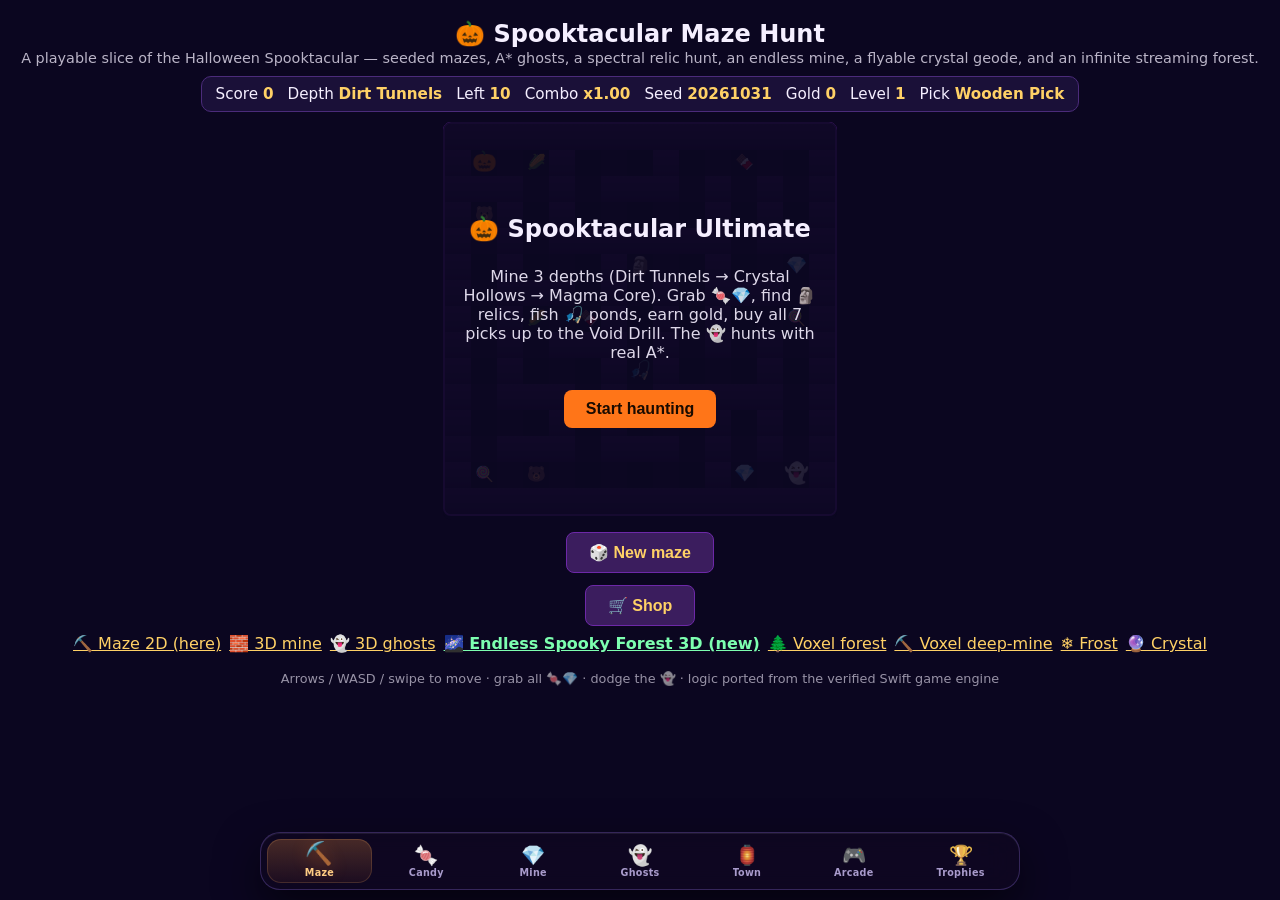
<file: docs/index.html>
<!DOCTYPE html>
<html lang="en">
<head>
<meta charset="utf-8">
<meta name="viewport" content="width=device-width, initial-scale=1, maximum-scale=1, user-scalable=no">
<title>🎃 Spooktacular Maze Hunt</title>
<link rel="stylesheet" href="style.css?v=15">
<link rel="stylesheet" href="arcade.css?v=2">
<link rel="stylesheet" href="chinatown.css?v=2">
</head>
<body>
<h1>🎃 Spooktacular Maze Hunt</h1>
<p class="sub">A playable slice of the Halloween Spooktacular — seeded mazes, A* ghosts, a spectral relic hunt, an endless mine, a flyable crystal geode, and an infinite streaming forest.</p>
<div id="hud">
  <span>Score <b id="score">0</b></span>
  <span>Depth <b id="depth">1/3</b></span>
  <span>Left <b id="candy">0</b></span>
  <span>Combo <b id="combo">x1.00</b></span>
  <span>Seed <b id="seed">–</b></span>
  <span>Gold <b id="gold">0</b></span>
  <span>Level <b id="level">1</b></span>
  <span>Pick <b id="pick">Wooden Pick</b></span>
</div>
<div id="wrap">
  <canvas id="game" width="390" height="390"></canvas>
  <div id="overlay" class="hidden">
    <h2 id="overlay-title"></h2>
    <p id="overlay-text"></p>
    <button id="overlay-btn"></button>
    <button id="overlay-btn2" style="display:none"></button>
  </div>
</div>
<button id="newmaze">🎲 New maze</button> <button id="shopbtn">🛒 Shop</button>
<div id="worlds" style="margin:8px 0; display:flex; gap:8px; flex-wrap:wrap; justify-content:center;">
  <a href="index.html" style="color:#ffd166">⛏️ Maze 2D (here)</a>
  <a href="mine3d.html" style="color:#ffd166">🧱 3D mine</a>
  <a href="ghost3d.html" style="color:#ffd166">👻 3D ghosts</a>
  <a href="forest/endless-forest.html" style="color:#7dffb0;font-weight:700">🌌 Endless Spooky Forest 3D (new)</a>
  <a href="voxel.html#forest" style="color:#ffd166">🌲 Voxel forest</a>
  <a href="voxel.html#mine" style="color:#ffd166">⛏️ Voxel deep-mine</a>
  <a href="voxel.html#frost" style="color:#ffd166">❄️ Frost</a>
  <a href="voxel.html#crystal" style="color:#ffd166">🔮 Crystal</a>
</div>
<div id="tabpanels"></div>
<div id="tabs"></div>
<footer>Arrows / WASD / swipe to move · grab all 🍬💎 · dodge the 👻 · logic ported from the verified Swift game engine</footer>
<script src="spooky.js?v=9"></script>
<script src="chinatown.js?v=2"></script>
<script src="tabs.js?v=18"></script>
<script src="games.js?v=12"></script>
<script src="arcade.js?v=2"></script>
<script src="ghost-shooter.js?v=11"></script>
<script src="game.js?v=9"></script>
</body>
</html>
</file>
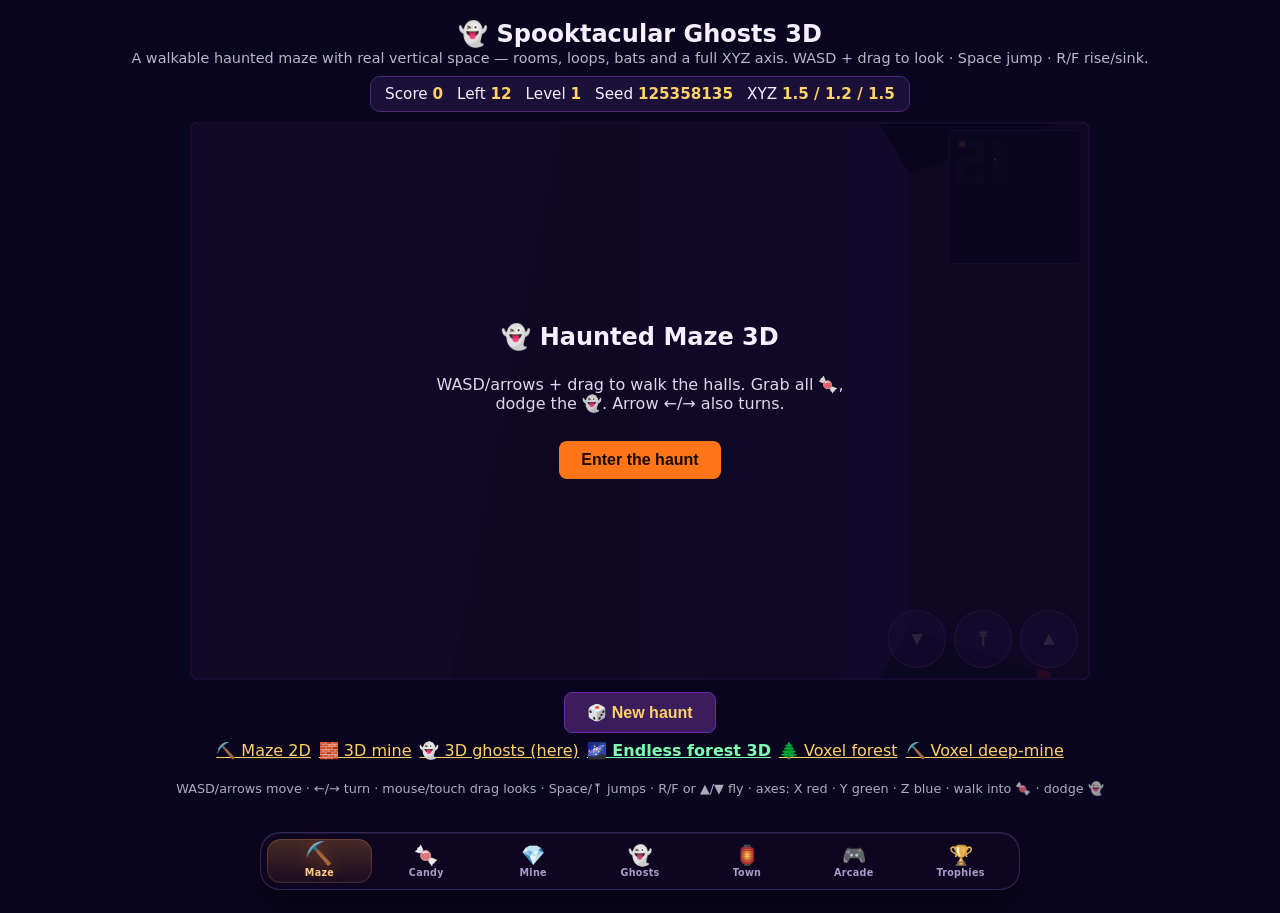
<file: docs/ghost3d.html>
<!DOCTYPE html>
<html lang="en">
<head>
<meta charset="utf-8">
<meta name="viewport" content="width=device-width, initial-scale=1, maximum-scale=1, user-scalable=no">
<title>👻 Spooktacular Ghosts 3D</title>
<link rel="stylesheet" href="style.css?v=15">
<link rel="stylesheet" href="arcade.css?v=2">
<link rel="stylesheet" href="chinatown.css?v=2">
<style>
  #gameg { width: 94vw; max-width: 900px; height: 62vh; display: block; }
  #minimap { position: absolute; top: 8px; right: 8px; border: 1px solid #6d28a8; border-radius: 6px; background: rgba(11,6,32,.8); }
  #stick { position: absolute; bottom: 14px; left: 14px; width: 110px; height: 110px; border-radius: 50%; background: rgba(109,40,168,.25); border: 1px solid #6d28a8; display: none; }
  #nub { position: absolute; width: 46px; height: 46px; border-radius: 50%; background: rgba(255,209,102,.5); left: 32px; top: 32px; }
  #vctl { position: absolute; right: 12px; bottom: 12px; display: flex; gap: 8px; }
  #vctl button { width: 58px; height: 58px; border-radius: 50%; border: 1px solid #c77dff; background: rgba(109,40,168,.55); color: #fff; font-size: 1.2rem; font-weight: 800; touch-action: none; }
  #vctl button.on { background: rgba(255,209,102,.75); color: #1a0b00; }
  #help { font-size: .8rem; opacity: .7; }
</style>
</head>
<body>
<h1>👻 Spooktacular Ghosts 3D</h1>
<p class="sub">A walkable haunted maze with real vertical space — rooms, loops, bats and a full XYZ axis. WASD + drag to look · Space jump · R/F rise/sink.</p>
<div id="hud">
  <span>Score <b id="score">0</b></span>
  <span>Left <b id="candy">0</b></span>
  <span>Level <b id="level">1</b></span>
  <span>Seed <b id="seed">–</b></span>
  <span>XYZ <b id="pos">–</b></span>
</div>
<div id="wrap">
  <canvas id="gameg" width="900" height="560"></canvas>
  <canvas id="minimap" width="132" height="132"></canvas>
  <div id="stick"><div id="nub"></div></div>
  <div id="vctl"><button id="vdn" title="Fly down">▼</button><button id="vjump" title="Jump">⤒</button><button id="vup" title="Fly up">▲</button></div>
  <div id="overlay" class="hidden">
    <h2 id="overlay-title"></h2>
    <p id="overlay-text"></p>
    <button id="overlay-btn"></button>
    <button id="overlay-btn2" style="display:none"></button>
  </div>
</div>
<button id="newmaze">🎲 New haunt</button>
<div id="worlds" style="margin:8px 0; display:flex; gap:8px; flex-wrap:wrap; justify-content:center;">
  <a href="index.html" style="color:#ffd166">⛏️ Maze 2D</a>
  <a href="mine3d.html" style="color:#ffd166">🧱 3D mine</a>
  <a href="ghost3d.html" style="color:#ffd166">👻 3D ghosts (here)</a>
  <a href="forest/endless-forest.html" style="color:#7dffb0;font-weight:700">🌌 Endless forest 3D</a>
  <a href="voxel.html#forest" style="color:#ffd166">🌲 Voxel forest</a>
  <a href="voxel.html#mine" style="color:#ffd166">⛏️ Voxel deep-mine</a>
</div>
<div id="tabpanels"></div>
<div id="tabs"></div>
<p id="help">WASD/arrows move · ←/→ turn · mouse/touch drag looks · Space/⤒ jumps · R/F or ▲/▼ fly · axes: X red · Y green · Z blue · walk into 🍬 · dodge 👻</p>
<script>
window.addEventListener('error', function (e) {
  try {
    var t = document.getElementById('overlay-title');
    var x = document.getElementById('overlay-text');
    var o = document.getElementById('overlay');
    if (t) t.textContent = 'Ghosts failed to start';
    if (x) x.textContent = (e.message || 'Script error') + (e.lineno ? ' @ line ' + e.lineno : '') + ' — screenshot this and send it back.';
    if (o) o.classList.remove('hidden');
  } catch (_) {}
});
</script>
<script src="spooky.js?v=9"></script>
<script src="chinatown.js?v=2"></script>
<script src="tabs.js?v=18"></script>
<script src="games.js?v=12"></script>
<script src="arcade.js?v=2"></script>
<script src="ghost3d.js?v=4"></script>
<script>
(function () {
  if (!window.SpookyTabs) return;
  var KEY = 'spooky_ghost_profile';
  var prof = {};
  try { prof = JSON.parse(localStorage.getItem(KEY)) || {}; } catch (e) { prof = {}; }
  prof.gold = +prof.gold || 0;
  prof.level = +prof.level || 1;
  prof.ach = prof.ach || {};
  function save() { try { localStorage.setItem(KEY, JSON.stringify(prof)); } catch (e) {} }
  function state() { return (window.__ghost3d && window.__ghost3d.state()) || {}; }
  window.SpookyTabs.init({
    tabsId: 'tabs', panelsId: 'tabpanels',
    snapshot: function () {
      var G = state();
      var left = (G.candies || []).filter(function (c) { return !c.got; }).length;
      return {
        score: G.score || 0,
        layer: 'Level ' + (G.level || 1),
        left: left,
        gold: prof.gold,
        level: prof.level,
        pick: 'Wooden Pick',
        seed: G.seed || 0,
        relics: 0,
        ach: prof.ach,
        collected: Math.max(0, 34 - left)
      };
    },
    onSelect: function () {},
    actions: {},
    host: { onUnlock: function (id, name) { prof.ach[id] = name; save(); } },
    profile: {
      gold: function () { return prof.gold; },
      addGold: function (n) { prof.gold += n; save(); },
      spendGold: function (n) { if (prof.gold < n) return false; prof.gold -= n; save(); return true; },
      coal: function () { return 0; },
      addCoal: function () {},
      spendCoal: function () { return false; },
      level: function () { return prof.level; },
      pickIdx: function () { return 0; },
      setPick: function () {},
      pickDamage: function () { return 1; },
      goldMult: function () { return 1; },
      gainXP: function (n) { prof.level += Math.max(0, Math.floor((n || 0) / 50)); save(); },
      addScore: function (n) { var G = state(); if (G) G.score = (G.score || 0) + n; },
      unlock: function (id, name) { prof.ach[id] = name; save(); },
      flash: function () {}
    }
  });
})();
</script>
</body>
</html>
</file>
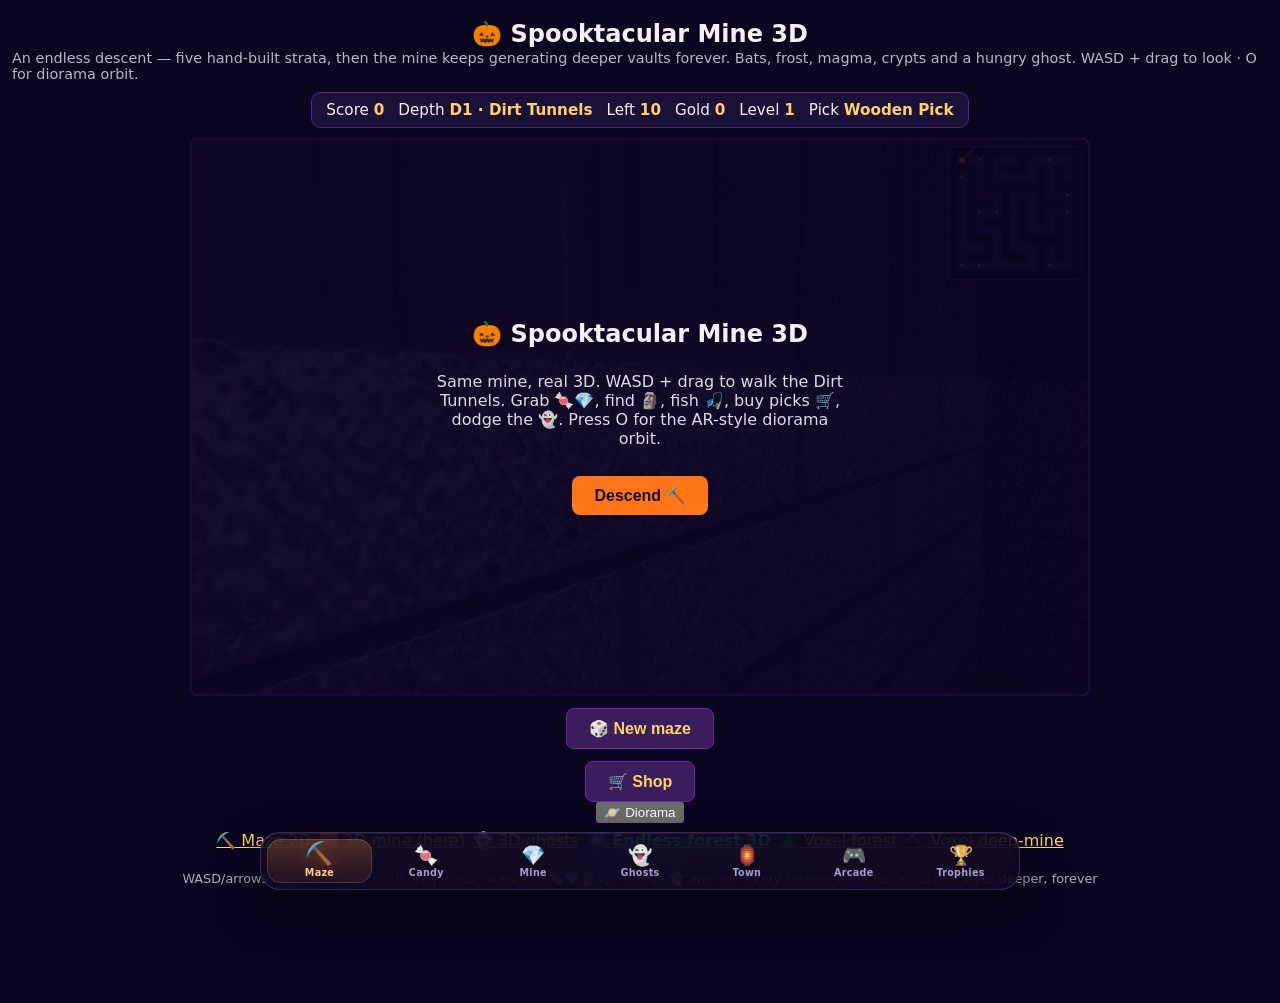
<file: docs/mine3d.html>
<!DOCTYPE html>
<html lang="en">
<head>
<meta charset="utf-8">
<meta name="viewport" content="width=device-width, initial-scale=1, maximum-scale=1, user-scalable=no">
<title>🎃 Spooktacular Mine 3D</title>
<link rel="stylesheet" href="style.css?v=15">
<link rel="stylesheet" href="arcade.css?v=2">
<link rel="stylesheet" href="chinatown.css?v=2">
<style>
  #game3d { width: 94vw; max-width: 900px; height: 62vh; display: block; }
  #minimap { position: absolute; top: 8px; right: 8px; border: 1px solid #6d28a8; border-radius: 6px; background: rgba(11,6,32,.8); }
  #stick { position: absolute; bottom: 14px; left: 14px; width: 110px; height: 110px; border-radius: 50%; background: rgba(109,40,168,.25); border: 1px solid #6d28a8; display: none; }
  #nub { position: absolute; width: 46px; height: 46px; border-radius: 50%; background: rgba(255,209,102,.5); left: 32px; top: 32px; }
  #help { font-size: .8rem; opacity: .7; }
</style>
</head>
<body>
<h1>🎃 Spooktacular Mine 3D</h1>
<p class="sub">An endless descent — five hand-built strata, then the mine keeps generating deeper vaults forever. Bats, frost, magma, crypts and a hungry ghost. WASD + drag to look · O for diorama orbit.</p>
<div id="hud">
  <span>Score <b id="score">0</b></span>
  <span>Depth <b id="depth">–</b></span>
  <span>Left <b id="candy">0</b></span>
  <span>Gold <b id="gold">0</b></span>
  <span>Level <b id="level">1</b></span>
  <span>Pick <b id="pick">Wooden Pick</b></span>
</div>
<div id="wrap">
  <canvas id="game3d" width="900" height="560"></canvas>
  <canvas id="minimap" width="132" height="132"></canvas>
  <div id="stick"><div id="nub"></div></div>
  <div id="overlay" class="hidden">
    <h2 id="overlay-title"></h2>
    <p id="overlay-text"></p>
    <button id="overlay-btn"></button>
    <button id="overlay-btn2" style="display:none"></button>
  </div>
</div>
<button id="newmaze">🎲 New maze</button> <button id="shopbtn">🛒 Shop</button>
<button id="orbitbtn">🪐 Diorama</button>
<div id="worlds" style="margin:8px 0; display:flex; gap:8px; flex-wrap:wrap; justify-content:center;">
  <a href="index.html" style="color:#ffd166">⛏️ Maze 2D</a>
  <a href="mine3d.html" style="color:#ffd166">🧱 3D mine (here)</a>
  <a href="ghost3d.html" style="color:#ffd166">👻 3D ghosts</a>
  <a href="forest/endless-forest.html" style="color:#7dffb0;font-weight:700">🌌 Endless forest 3D</a>
  <a href="voxel.html#forest" style="color:#ffd166">🌲 Voxel forest</a>
  <a href="voxel.html#mine" style="color:#ffd166">⛏️ Voxel deep-mine</a>
</div>
<div id="tabpanels"></div>
<div id="tabs"></div>
<p id="help">WASD/arrows move · mouse/touch drag looks · walk into 🍬💎🗿🎣 · dodge 👻 and 🦇 · every cleared floor descends one layer deeper, forever</p>
<script src="spooky.js?v=9"></script>
<script src="chinatown.js?v=2"></script>
<script src="tabs.js?v=18"></script>
<script src="games.js?v=12"></script>
<script src="arcade.js?v=2"></script>
<script src="ghost-shooter.js?v=11"></script>
<script src="mine3d.js?v=10"></script>
</body>
</html>
</file>
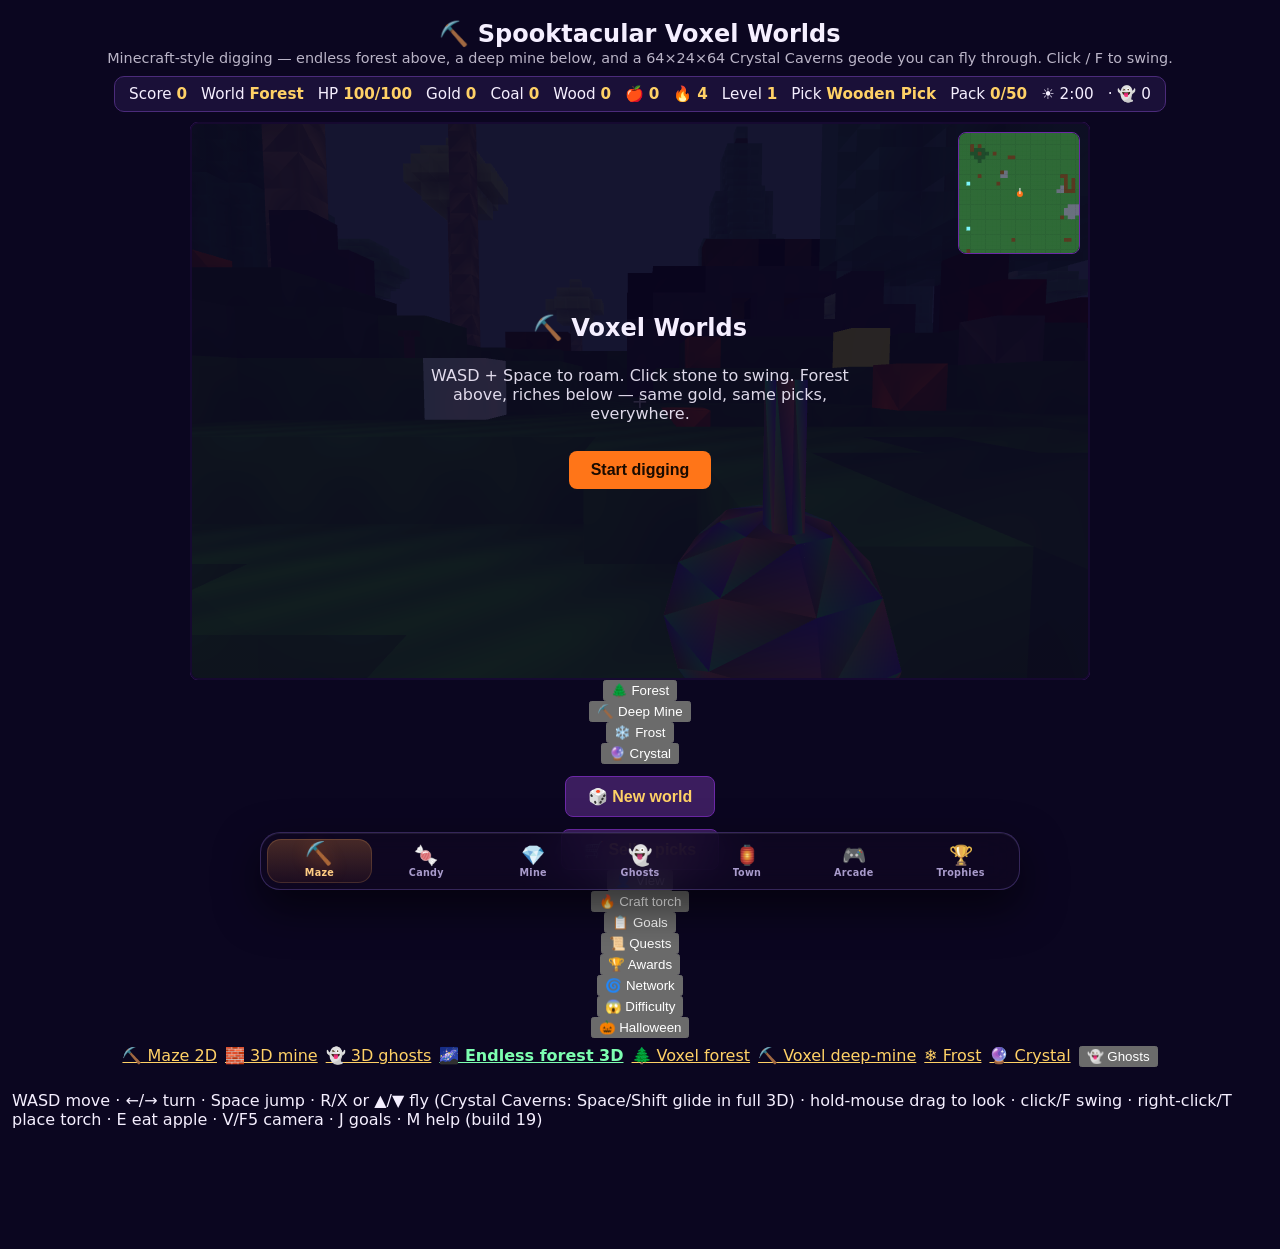
<file: docs/voxel.html>
<!DOCTYPE html>
<html lang="en">
<head>
<meta charset="utf-8">
<meta name="viewport" content="width=device-width, initial-scale=1, maximum-scale=1, user-scalable=no">
<title>⛏️ Spooktacular Voxel Worlds</title>
<link rel="stylesheet" href="style.css?v=15">
<link rel="stylesheet" href="arcade.css?v=2">
<link rel="stylesheet" href="chinatown.css?v=2">
<style>
  #gamev { width: 94vw; max-width: 900px; height: 62vh; display: block; cursor: crosshair; }
  #cross { position: absolute; left: 50%; top: 50%; transform: translate(-50%,-50%); color: #fff; font-size: 20px; pointer-events: none; text-shadow: 0 0 4px #000; }
  #minebtn { position: absolute; bottom: 14px; right: 14px; width: 84px; height: 84px; border-radius: 50%; background: #ff7518; color: #1a0b00; font-weight: 800; border: none; display: none; font-size: .9rem; }
  #flyup, #flydn { position: absolute; width: 64px; height: 64px; border-radius: 50%; background: rgba(89,230,255,.35); color: #fff; font-weight: 800; border: 1px solid #59e6ff; display: none; font-size: 1.2rem; }
  #flyup { bottom: 112px; right: 14px; }
  #flydn { bottom: 112px; right: 88px; }
  .world-plane {
    position: absolute;
    pointer-events: none;
    border-radius: 4px;
    opacity: 0;
    transition: opacity 0.8s ease, transform 0.8s ease;
    transform: perspective(800px) rotateX(60deg) rotateZ(-15deg) scale(0.8);
    z-index: 20;
  }
  .world-plane.visible {
    opacity: 1;
    transform: perspective(800px) rotateX(60deg) rotateZ(-15deg) scale(1);
  }
  .world-plane-1 {
    width: 120px; height: 80px;
    background: linear-gradient(135deg, rgba(109,40,168,0.4), rgba(59,29,94,0.6));
    border: 1px solid rgba(109,40,168,0.6);
    top: 15%; left: 10%;
    animation: planeFloat1 6s ease-in-out infinite;
  }
  .world-plane-2 {
    width: 90px; height: 60px;
    background: linear-gradient(135deg, rgba(89,230,255,0.3), rgba(41,128,185,0.5));
    border: 1px solid rgba(89,230,255,0.5);
    top: 25%; right: 12%;
    animation: planeFloat2 7s ease-in-out infinite;
  }
  .world-plane-3 {
    width: 100px; height: 70px;
    background: linear-gradient(135deg, rgba(255,209,102,0.3), rgba(255,117,24,0.4));
    border: 1px solid rgba(255,209,102,0.5);
    bottom: 20%; left: 15%;
    animation: planeFloat3 8s ease-in-out infinite;
  }
  .world-plane-4 {
    width: 80px; height: 55px;
    background: linear-gradient(135deg, rgba(196,77,255,0.3), rgba(142,68,173,0.5));
    border: 1px solid rgba(196,77,255,0.5);
    bottom: 30%; right: 18%;
    animation: planeFloat4 5s ease-in-out infinite;
  }
  .world-plane-5 {
    width: 110px; height: 75px;
    background: linear-gradient(135deg, rgba(46,204,113,0.3), rgba(39,174,96,0.5));
    border: 1px solid rgba(46,204,113,0.5);
    top: 40%; left: 5%;
    animation: planeFloat5 9s ease-in-out infinite;
  }
  @keyframes planeFloat1 {
    0%, 100% { transform: perspective(800px) rotateX(60deg) rotateZ(-15deg) translateY(0); }
    50% { transform: perspective(800px) rotateX(60deg) rotateZ(-15deg) translateY(-15px); }
  }
  @keyframes planeFloat2 {
    0%, 100% { transform: perspective(800px) rotateX(55deg) rotateZ(10deg) translateY(0); }
    50% { transform: perspective(800px) rotateX(55deg) rotateZ(10deg) translateY(-12px); }
  }
  @keyframes planeFloat3 {
    0%, 100% { transform: perspective(800px) rotateX(65deg) rotateZ(-8deg) translateY(0); }
    50% { transform: perspective(800px) rotateX(65deg) rotateZ(-8deg) translateY(-18px); }
  }
  @keyframes planeFloat4 {
    0%, 100% { transform: perspective(800px) rotateX(50deg) rotateZ(20deg) translateY(0); }
    50% { transform: perspective(800px) rotateX(50deg) rotateZ(20deg) translateY(-10px); }
  }
  @keyframes planeFloat5 {
    0%, 100% { transform: perspective(800px) rotateX(58deg) rotateZ(-12deg) translateY(0); }
    50% { transform: perspective(800px) rotateX(58deg) rotateZ(-12deg) translateY(-14px); }
  }
  .world-transition {
    position: absolute;
    inset: 0;
    pointer-events: none;
    background: radial-gradient(ellipse at center, transparent 0%, rgba(11,6,32,0.8) 100%);
    opacity: 0;
    transition: opacity 0.5s ease;
    z-index: 10;
  }
  .world-transition.active {
    opacity: 1;
  }
  .world-label {
    position: absolute;
    top: 50%;
    left: 50%;
    transform: translate(-50%, -50%) scale(0.5);
    font-size: 2.5em;
    font-weight: 800;
    color: #ffd166;
    text-shadow: 0 0 20px rgba(255,209,102,0.5), 0 4px 8px rgba(0,0,0,0.5);
    opacity: 0;
    transition: all 0.6s cubic-bezier(0.34, 1.56, 0.64, 1);
    pointer-events: none;
    z-index: 11;
  }
  .world-label.visible {
    opacity: 1;
    transform: translate(-50%, -50%) scale(1);
  }
  .world-particles {
    position: absolute;
    width: 6px;
    height: 6px;
    border-radius: 50%;
    pointer-events: none;
    opacity: 0;
  }
  .world-particles.active {
    opacity: 1;
    animation: particleBurst 1.2s ease-out forwards;
  }
  @keyframes particleBurst {
    0% { transform: translate(0, 0) scale(1); opacity: 1; }
    100% { transform: translate(var(--tx), var(--ty)) scale(0); opacity: 0; }
  }
</style>
</head>
<body>
<h1>⛏️ Spooktacular Voxel Worlds</h1>
<p class="sub">Minecraft-style digging — endless forest above, a deep mine below, and a 64×24×64 Crystal Caverns geode you can fly through. Click / F to swing.</p>
<div id="hud">
  <span>Score <b id="score">0</b></span>
  <span>World <b id="depth">Forest</b></span>
  <span>HP <b id="hp">100/100</b></span>
  <span>Gold <b id="gold">0</b></span>
  <span>Coal <b id="coal">0</b></span>
  <span>Wood <b id="wood">0</b></span>
  <span>🍎 <b id="apples">0</b></span>
  <span>🔥 <b id="torches">4</b></span>
  <span>Level <b id="level">1</b></span>
  <span>Pick <b id="pick">Wooden Pick</b></span>
  <span>Pack <b id="candy">0/50</b></span>
  <span id="clock">☀️</span>
</div>
<div id="wrap">
  <canvas id="gamev" width="900" height="560"></canvas>
    <div id="objpanel"></div>
    <div id="questpanel"></div>
    <div id="awardpanel"></div>
  <div id="cross">+</div>
  <div class="world-plane world-plane-1"></div>
  <div class="world-plane world-plane-2"></div>
  <div class="world-plane world-plane-3"></div>
  <div class="world-plane world-plane-4"></div>
  <div class="world-plane world-plane-5"></div>
  <div class="world-transition" id="worldTransition"></div>
  <div class="world-label" id="worldLabel"></div>
  <div class="world-particles" id="wp1" style="--tx:-60px;--ty:-40px;top:45%;left:48%;background:#ffd166;"></div>
  <div class="world-particles" id="wp2" style="--tx:50px;--ty:-60px;top:42%;left:52%;background:#59e6ff;"></div>
  <div class="world-particles" id="wp3" style="--tx:-40px;--ty:50px;top:55%;left:45%;background:#c44dff;"></div>
  <div class="world-particles" id="wp4" style="--tx:60px;--ty:30px;top:50%;left:55%;background:#ff7518;"></div>
  <div class="world-particles" id="wp5" style="--tx:-70px;--ty:-20px;top:48%;left:50%;background:#2ecc71;"></div>
  <div class="world-particles" id="wp6" style="--tx:30px;--ty:70px;top:52%;left:47%;background:#ff69b4;"></div>
  <button id="minebtn">MINE</button>
  <button id="flyup">▲</button><button id="flydn">▼</button>
  <div id="overlay" class="hidden">
    <h2 id="overlay-title"></h2>
    <p id="overlay-text"></p>
    <button id="overlay-btn"></button>
    <button id="overlay-btn2" style="display:none"></button>
  </div>
</div>
<button id="worldf">🌲 Forest</button> <button id="worldm">⛏️ Deep Mine</button>
<button id="worldfr">❄️ Frost</button> <button id="worldc">🔮 Crystal</button>
<button id="newmaze">🎲 New world</button> <button id="shopbtn">🛒 Sell + picks</button>
<button id="viewbtn">👤 View</button> <button id="craftbtn">🔥 Craft torch</button>
<button id="objbtn">📋 Goals</button> <button id="questbtn">📜 Quests</button>
<button id="awardbtn">🏆 Awards</button> <button id="netbtn">🌀 Network</button>
<button id="diffbtn">😱 Difficulty</button> <button id="halloweenbtn">🎃 Halloween</button>
<div id="worlds" style="margin:8px 0; display:flex; gap:8px; flex-wrap:wrap; justify-content:center;">
  <a href="index.html" style="color:#ffd166">⛏️ Maze 2D</a>
  <a href="mine3d.html" style="color:#ffd166">🧱 3D mine</a>
  <a href="ghost3d.html" style="color:#ffd166">👻 3D ghosts</a>
  <a href="forest/endless-forest.html" style="color:#7dffb0;font-weight:700">🌌 Endless forest 3D</a>
  <a href="voxel.html#forest" style="color:#ffd166">🌲 Voxel forest</a>
  <a href="voxel.html#mine" style="color:#ffd166">⛏️ Voxel deep-mine</a>
  <a href="voxel.html#frost" style="color:#ffd166">❄️ Frost</a>
  <a href="voxel.html#crystal" style="color:#ffd166">🔮 Crystal</a>
</div>
<div id="tabpanels"></div>
<div id="tabs"></div>
<p id="help">WASD move · ←/→ turn · Space jump · R/X or ▲/▼ fly (Crystal Caverns: Space/Shift glide in full 3D) · hold-mouse drag to look · click/F swing · right-click/T place torch · E eat apple · V/F5 camera · J goals · M help (build 19)</p>
  <script>
  window.__voxelErrors = [];
  window.addEventListener('error', function (e) {
    try {
      var msg = (e.message || 'Script error') + (e.lineno ? ' @ line ' + e.lineno : '');
      window.__voxelErrors.push(msg);
      var t = document.getElementById('overlay-title');
      var x = document.getElementById('overlay-text');
      var o = document.getElementById('overlay');
      if (t) t.textContent = 'Voxel failed to start';
      if (x) x.textContent = msg + (e.filename ? ' in ' + String(e.filename).split('/').pop() : '') + ' — screenshot this and send it back.';
      if (o) o.classList.remove('hidden');
    } catch (_) {}
  });
  setTimeout(function () {
    try {
      if (window.__voxelErrors.length) return;
      if (window.__voxel) return;
      var t2 = document.getElementById('overlay-title');
      var x2 = document.getElementById('overlay-text');
      var o2 = document.getElementById('overlay');
      if (t2) t2.textContent = 'Voxel world never booted';
      if (x2) x2.textContent = 'Scripts loaded with no errors, but the world did not finish starting within 4s. Screenshot this and send it back.';
      if (o2) o2.classList.remove('hidden');
    } catch (_) {}
  }, 4000);
  </script>
  <script src="spooky.js?v=9"></script>
  <script src="chinatown.js?v=2"></script>
  <script src="tabs.js?v=18"></script>
  <script src="games.js?v=12"></script>
<script src="arcade.js?v=2"></script>
  <script src="ghost-shooter.js?v=11"></script>
  <script src="voxel.js?v=19"></script>
  <script>
  (function() {
    var planes = document.querySelectorAll('.world-plane');
    var transition = document.getElementById('worldTransition');
    var label = document.getElementById('worldLabel');
    var particles = document.querySelectorAll('.world-particles');
    var currentWorld = '';

    function showWorldAnimation(name) {
      transition.classList.add('active');
      label.textContent = name;
      label.classList.add('visible');
      particles.forEach(function(p) { p.classList.add('active'); });
      setTimeout(function() {
        transition.classList.remove('active');
        label.classList.remove('visible');
        particles.forEach(function(p) { p.classList.remove('active'); });
      }, 1500);
    }

    function setPlanesVisible(world) {
      planes.forEach(function(p) { p.classList.remove('visible'); });
      if (world === 'mine' || world === 'crystal' || world === 'frost') {
        setTimeout(function() {
          planes.forEach(function(p, i) {
            setTimeout(function() { p.classList.add('visible'); }, i * 150);
          });
        }, 300);
      }
    }

    var worldNames = { 'forest': 'Forest', 'deep mine': 'Deep Mine', 'frost': 'Frost', 'crystal': 'Crystal' };
    var planeWorlds = ['deep mine', 'frost', 'crystal'];
    var worldAliases = { 'mine': 'deep mine', 'deep mine': 'deep mine' };

    function checkWorld() {
      var depthEl = document.getElementById('depth');
      if (!depthEl) return;
      var txt = depthEl.textContent.toLowerCase().trim();
      txt = worldAliases[txt] || txt;
      if (txt !== currentWorld) {
        currentWorld = txt;
        showWorldAnimation(worldNames[txt] || txt);
        if (planeWorlds.indexOf(txt) >= 0) {
          setPlanesVisible(txt);
        } else {
          planes.forEach(function(p) { p.classList.remove('visible'); });
        }
      }
    }

    var obs = new MutationObserver(checkWorld);
    obs.observe(document.getElementById('hud'), { childList: true, subtree: true, characterData: true });
    setInterval(checkWorld, 500);
  })();
  </script>
</body>
</html>
</file>
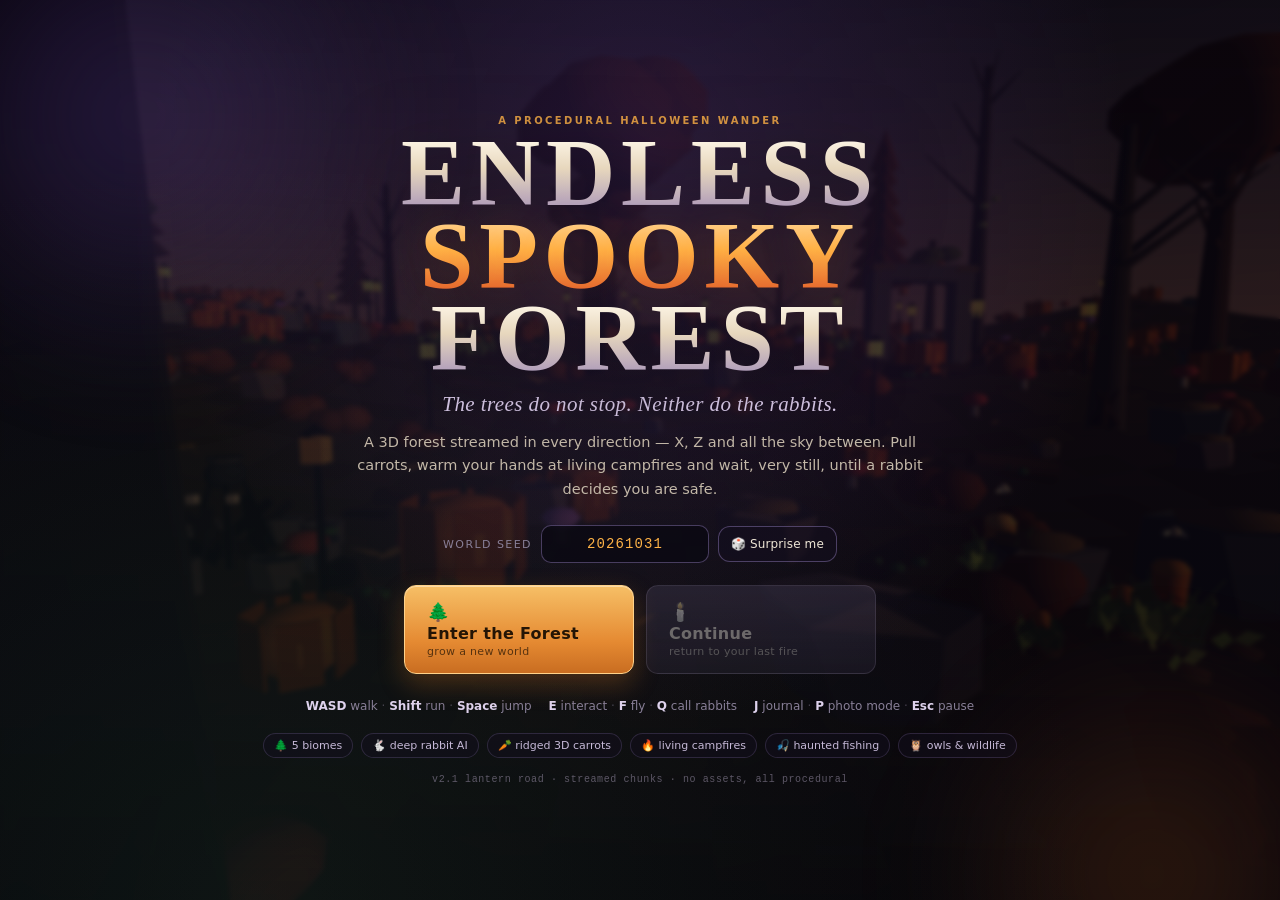
<file: docs/forest/endless-forest.html>
<!DOCTYPE html>
<html lang="en">
<head>
  <meta charset="utf-8">
  <meta name="viewport" content="width=device-width, initial-scale=1, maximum-scale=1, user-scalable=no, viewport-fit=cover">
  <meta name="theme-color" content="#08060f">
  <meta name="description" content="An endless, streamed 3D spooky forest: wild rabbits, ridged carrots, living campfires and a world that never runs out of X, Y or Z.">
  <title>Endless Spooky Forest — a world without edges</title>
  <link rel="stylesheet" href="forest.css">
  <link rel="icon" href="data:image/svg+xml,%3Csvg xmlns='http://www.w3.org/2000/svg' viewBox='0 0 64 64'%3E%3Ctext y='52' font-size='52'%3E%F0%9F%8C%B2%3C/text%3E%3C/svg%3E">
</head>
<body>
  <canvas id="forest-canvas" aria-label="Endless spooky forest" tabindex="0"></canvas>

  <!-- Full-screen colour washes. Never intercept touches. -->
  <div id="vignette" class="overlay-wash" aria-hidden="true"></div>
  <div id="frost" class="overlay-wash" aria-hidden="true"></div>
  <div id="blood" class="overlay-wash" aria-hidden="true"></div>
  <div id="flash" class="overlay-wash" aria-hidden="true"></div>
  <div id="crosshair" class="hidden" aria-hidden="true"><span></span></div>

  <!-- ============================================================== -->
  <!--  Start screen                                                  -->
  <!-- ============================================================== -->
  <section id="start-screen" class="screen">
    <div class="start-inner">
      <p class="eyebrow">A procedural Halloween wander</p>
      <h1 class="game-title">
        <span class="title-line">ENDLESS</span>
        <span class="title-line accent">SPOOKY</span>
        <span class="title-line">FOREST</span>
      </h1>
      <p class="start-tag">The trees do not stop. Neither do the rabbits.</p>
      <p class="start-copy">
        A 3D forest streamed in every direction — X, Z and all the sky between.
        Pull carrots, warm your hands at living campfires and wait, very still,
        until a rabbit decides you are safe.
      </p>

      <div class="seed-row">
        <label for="seed-input">World seed</label>
        <input id="seed-input" type="text" inputmode="numeric" autocomplete="off" spellcheck="false" value="20261031" maxlength="18" aria-label="World seed">
        <button id="btn-new-world" class="btn ghost small" type="button">🎲 Surprise me</button>
      </div>

      <div class="start-actions">
        <button id="btn-start" class="btn primary big" type="button">
          <span class="btn-icon">🌲</span>
          <span class="btn-label">Enter the Forest</span>
          <span class="btn-sub">grow a new world</span>
        </button>
        <button id="btn-continue" class="btn secondary big" type="button">
          <span class="btn-icon">🕯️</span>
          <span class="btn-label">Continue</span>
          <span class="btn-sub">return to your last fire</span>
        </button>
      </div>

      <div class="start-controls">
        <div><b>WASD</b> walk <span>·</span> <b>Shift</b> run <span>·</span> <b>Space</b> jump</div>
        <div><b>E</b> interact <span>·</span> <b>F</b> fly <span>·</span> <b>Q</b> call rabbits</div>
        <div><b>J</b> journal <span>·</span> <b>P</b> photo mode <span>·</span> <b>Esc</b> pause</div>
      </div>
      <p class="start-foot">
        <span>🌲 5 biomes</span>
        <span>🐇 deep rabbit AI</span>
        <span>🥕 ridged 3D carrots</span>
        <span>🔥 living campfires</span>
        <span>🎣 haunted fishing</span>
        <span>🦉 owls &amp; wildlife</span>
      </p>
      <p class="build-stamp">v2.1 lantern road · streamed chunks · no assets, all procedural</p>
    </div>
  </section>

  <!-- ============================================================== -->
  <!--  HUD                                                           -->
  <!-- ============================================================== -->
  <section id="hud" class="hidden" aria-label="Heads-up display">
    <div class="hud-top">
      <div class="hud-panel hud-left">
        <div class="hud-brand">🌲 ENDLESS FOREST</div>
        <div class="hud-line mono" id="hud-coords">X 0.0&nbsp;&nbsp;Y 0.0&nbsp;&nbsp;Z 0.0</div>
        <div class="hud-line" id="hud-biome">🌲 Whispering Pines</div>
        <div class="hud-sub mono"><span id="fps">60 fps</span> · <span id="chunks">0 chunks</span></div>
      </div>

      <div class="hud-panel hud-center">
        <div class="hud-compass" id="hud-compass">N 0°</div>
        <div class="compass-rule" aria-hidden="true"><i></i><i></i><i></i><i></i><i></i></div>
      </div>

      <div class="hud-panel hud-right">
        <div class="hud-line"><span id="hud-clock">17:24</span> · <span id="hud-day">Day 1</span></div>
        <div class="hud-line" id="hud-weather">🌫️ Mist</div>
        <div class="hud-actions">
          <button id="btn-journal2" class="icon-btn" type="button" title="Journal (J)" aria-label="Journal">📖</button>
          <button id="btn-map" class="icon-btn" type="button" title="Map & stats (M)" aria-label="Map">🧭</button>
          <button id="btn-photo" class="icon-btn" type="button" title="Photo mode (P)" aria-label="Photo mode">📷</button>
          <button id="btn-sound" class="icon-btn" type="button" title="Toggle sound" aria-label="Toggle sound">🔊</button>
          <button id="btn-help" class="icon-btn" type="button" title="Help (H)" aria-label="Help">❔</button>
          <button id="btn-pause2" class="icon-btn" type="button" title="Pause (Esc)" aria-label="Pause">⏸</button>
        </div>
      </div>
    </div>

    <div class="hud-stats" aria-label="Inventory">
      <div class="stat-pill" title="Carrots in your pack"><span>🥕</span><b id="stat-carrots">0</b></div>
      <div class="stat-pill" title="Fallen wood"><span>🪵</span><b id="stat-wood">7</b></div>
      <div class="stat-pill" title="Marshmallows"><span>🍡</span><b id="stat-marshmallows">3</b></div>
      <div class="stat-pill" title="Fish in your creel"><span>🐟</span><b id="stat-fish">0</b></div>
      <div class="stat-pill" title="Rabbits met / bonded"><span>🐇</span><b id="stat-rabbits">0/0</b></div>
      <div class="stat-pill" title="Campfires lit"><span>🔥</span><b id="stat-fires">0</b></div>
      <button id="btn-journal" class="stat-pill action" type="button" title="Open journal">📖 <b>Journal</b></button>
      <button id="btn-pause" class="stat-pill action" type="button" title="Pause">⏸ <b>Pause</b></button>
    </div>

    <div id="quest-tracker" class="quest-tracker" role="status" aria-live="polite">
      <span class="quest-icon" id="quest-icon">🕯️</span>
      <div class="quest-copy">
        <b id="quest-title">The Lantern Road</b>
        <i id="quest-hint">Light a campfire to begin.</i>
        <div class="quest-track"><span id="quest-bar"></span></div>
      </div>
      <span class="quest-count" id="quest-count">0/12</span>
    </div>

    <div id="prompt" class="prompt" role="status">
      <span class="key" id="prompt-key">E</span>
      <span class="prompt-copy">
        <b id="prompt-label">Interact</b>
        <i id="prompt-sub"></i>
      </span>
    </div>

    <div id="cooking-hud" class="cooking">
      <div class="cooking-label" id="cooking-label">Cooking carrot…</div>
      <div class="cooking-track"><div id="cooking-bar" class="cooking-fill"></div></div>
    </div>

    <div id="fishing-hud" class="fishing">
      <div class="fishing-label" id="fishing-label">Waiting for a bite…</div>
      <div class="fishing-track"><div id="fishing-reel" class="fishing-fill"></div></div>
      <div class="fishing-tension-track"><div id="fishing-tension" class="fishing-tension-fill"></div></div>
      <div class="fishing-hint" id="fishing-hint">Hold E to reel · release when the line strains</div>
    </div>

    <div class="hud-bottom">
      <div id="hotbar" class="hotbar" aria-label="Quick slots">
        <button class="slot" type="button" data-slot="1" title="Eat a carrot (1)">
          <span class="slot-key">1</span><span class="slot-icon">🥕</span><span class="slot-count">0</span><span class="slot-label">eat</span>
        </button>
        <button class="slot" type="button" data-slot="2" title="Plant a carrot seed (2)">
          <span class="slot-key">2</span><span class="slot-icon">🌱</span><span class="slot-count">6</span><span class="slot-label">plant</span>
        </button>
        <button class="slot" type="button" data-slot="3" title="Fallen wood">
          <span class="slot-key">3</span><span class="slot-icon">🪵</span><span class="slot-count">7</span><span class="slot-label">wood</span>
        </button>
        <button class="slot" type="button" data-slot="4" title="Marshmallows">
          <span class="slot-key">4</span><span class="slot-icon">🍡</span><span class="slot-count">3</span><span class="slot-label">mallow</span>
        </button>
        <button class="slot" type="button" data-slot="5" title="Journal">
          <span class="slot-key">5</span><span class="slot-icon">📖</span><span class="slot-count">·</span><span class="slot-label">journal</span>
        </button>
        <button class="slot" type="button" data-slot="6" title="Eat a fish (6)">
          <span class="slot-key">6</span><span class="slot-icon">🐟</span><span class="slot-count">0</span><span class="slot-label">fish</span>
        </button>
      </div>
    </div>

    <div class="minimap-wrap">
      <canvas id="minimap" width="176" height="176" aria-label="Minimap"></canvas>
      <span class="map-label">64 m</span>
    </div>

    <div id="toasts" class="toasts" role="status" aria-live="polite"></div>
    <div id="debug" class="debug mono"></div>
  </section>

  <!-- ============================================================== -->
  <!--  Campfire menu                                                 -->
  <!-- ============================================================== -->
  <div id="fire-menu" class="modal fire-modal" role="dialog" aria-modal="true" aria-labelledby="fire-title">
    <div class="modal-card fire-card">
      <div class="fire-head">
        <div>
          <p class="eyebrow">The circle of stones</p>
          <h2 id="fire-title">The First Hearth</h2>
          <p id="fire-sub" class="muted">Cold ashes</p>
        </div>
        <button id="fire-close" class="icon-btn close" type="button" aria-label="Close campfire menu">✕</button>
      </div>
      <div id="fire-actions" class="fire-actions"></div>
      <p class="fire-foot">Every fire remembers everyone who warmed their hands here.</p>
    </div>
  </div>

  <!-- ============================================================== -->
  <!--  Pause                                                         -->
  <!-- ============================================================== -->
  <div id="pause" class="modal" role="dialog" aria-modal="true" aria-labelledby="pause-title">
    <div class="modal-card narrow">
      <p class="eyebrow">The forest waits</p>
      <h2 id="pause-title">Paused</h2>
      <p class="muted">Nothing moves until you do.</p>
      <div class="menu-list">
        <button id="btn-resume" class="btn primary" type="button">▶ Resume</button>
        <button id="btn-resume2" class="btn ghost" type="button">🌲 Back to the trees</button>
        <button id="btn-save" class="btn secondary" type="button">💾 Save now</button>
        <button id="btn-settings" class="btn ghost" type="button">⚙️ Settings</button>
        <button id="btn-new2" class="btn danger" type="button">🌱 New world…</button>
      </div>
      <p class="muted small">Autosave runs every 42 seconds. Closing the tab also saves when the browser allows it.</p>
    </div>
  </div>

  <!-- ============================================================== -->
  <!--  Journal                                                       -->
  <!-- ============================================================== -->
  <div id="journal" class="modal wide" role="dialog" aria-modal="true" aria-labelledby="journal-title">
    <div class="modal-card journal-card">
      <div class="modal-head">
        <div>
          <p class="eyebrow">Field notes</p>
          <h2 id="journal-title">The Keeper's Journal</h2>
        </div>
        <button id="journal-close" class="icon-btn close" type="button" aria-label="Close journal">✕</button>
      </div>
      <div id="journal-tabs" class="journal-tabs" role="tablist"></div>
      <div id="journal-body" class="journal-body"></div>
    </div>
  </div>

  <!-- ============================================================== -->
  <!--  Settings                                                      -->
  <!-- ============================================================== -->
  <div id="settings" class="modal" role="dialog" aria-modal="true" aria-labelledby="settings-title">
    <div class="modal-card narrow settings-card">
      <div class="modal-head">
        <div>
          <p class="eyebrow">Make it yours</p>
          <h2 id="settings-title">Settings</h2>
        </div>
        <button id="settings-close" class="icon-btn close" type="button" aria-label="Close settings">✕</button>
      </div>

      <label class="setting">
        <span>View distance <b class="mono">chunks</b></span>
        <input id="settings-distance" type="range" min="3" max="12" step="1" value="7">
        <small>More chunks means more forest and more GPU. 5–7 is a good walk.</small>
      </label>

      <label class="setting">
        <span>Quality</span>
        <select id="settings-quality">
          <option value="0">Low — phone-friendly</option>
          <option value="1">Medium — balanced</option>
          <option value="2">High — dense &amp; detailed</option>
        </select>
        <small>Controls resolution, rabbit detail and particle counts.</small>
      </label>

      <label class="setting">
        <span>Look sensitivity</span>
        <input id="settings-sensitivity" type="range" min="0.4" max="2.5" step="0.05" value="1">
      </label>

      <label class="setting toggle">
        <input id="settings-invert" type="checkbox">
        <span>Invert vertical look</span>
      </label>

      <label class="setting toggle">
        <input id="settings-motion" type="checkbox">
        <span>Reduce motion &amp; leaf sway</span>
      </label>

      <label class="setting toggle">
        <input id="settings-audio" type="checkbox" checked>
        <span>Procedural sound</span>
      </label>

      <label class="setting toggle">
        <input id="settings-fps" type="checkbox">
        <span>Show FPS / debug panel (F3)</span>
      </label>

      <div class="settings-actions">
        <button id="settings-apply" class="btn primary" type="button">Done</button>
      </div>
    </div>
  </div>

  <!-- ============================================================== -->
  <!--  Help                                                          -->
  <!-- ============================================================== -->
  <div id="help" class="modal" role="dialog" aria-modal="true" aria-labelledby="help-heading">
    <div class="modal-card help-card">
      <div class="modal-head">
        <div>
          <p class="eyebrow">Before you go in</p>
          <h2 id="help-heading">How to Wander</h2>
        </div>
        <button id="help-close" class="icon-btn close" type="button" aria-label="Close help">✕</button>
      </div>
      <div id="help-body" class="help-body">
        <div class="help-grid">
          <div class="help-block">
            <h3>Move</h3>
            <p><kbd>W</kbd><kbd>A</kbd><kbd>S</kbd><kbd>D</kbd> walk · <kbd>Shift</kbd> run · <kbd>Space</kbd> jump · <kbd>Ctrl</kbd> crouch</p>
            <p><kbd>F</kbd> toggle flight · <kbd>Space</kbd>/<kbd>C</kbd> rise &amp; descend · <kbd>V</kbd> third person</p>
            <p><b>Touch:</b> left stick to walk, drag the right side to look.</p>
          </div>
          <div class="help-block">
            <h3>Forage</h3>
            <p><kbd>E</kbd> interact with carrots, rabbits, campfires and fallen wood.</p>
            <p><kbd>1</kbd> eat a carrot · <kbd>2</kbd> plant a seed · <kbd>Q</kbd> call bonded rabbits.</p>
            <p>Ripe carrots have a full leaf fan. Water a sprout to double its growth.</p>
          </div>
          <div class="help-block">
            <h3>Campfires</h3>
            <p>Stand close and press <kbd>E</kbd> for the fire menu: light it, add wood, cook carrots or fish, roast marshmallows, warm up or sit for a story.</p>
            <p>Rain can douse a fire. Fuel burns down. Cold drains warmth; warmth drains health.</p>
          </div>
          <div class="help-block">
            <h3>Fish &amp; pumpkins</h3>
            <p>Face a misty pond until <b>Cast Line</b> appears, then <kbd>E</kbd> to cast. Strike when the bobber dips, then hold <kbd>E</kbd> to reel and release when the tension bar reddens.</p>
            <p>Wild pumpkins can be carved into glowing jack-o’-lanterns. Press <kbd>6</kbd> to eat a fish.</p>
          </div>
          <div class="help-block">
            <h3>Wildlife</h3>
            <p>Owls perch in the pines after dark. Stand beneath one and listen; they trade forest whispers for your attention.</p>
            <p>Bats circle at dusk, frogs croak from the ponds, hedgehogs curl when you come close, and moths spiral around lit fires.</p>
          </div>
          <div class="help-block">
            <h3>The Lantern Road</h3>
            <p>Small quests appear in the tracker on the left. They teach the forest's systems and reward wood, seeds, fish and stranger things.</p>
            <p>Open the journal's <b>Quests</b> tab to see the whole road.</p>
          </div>
          <div class="help-block">
            <h3>Rabbits</h3>
            <p>Feed carrots or pet gently to earn trust. At 72% a rabbit bonds and follows you.</p>
            <p>At night, bonded rabbits and wild ones gather near lit fires. Kits stay close to the warren.</p>
          </div>
          <div class="help-block">
            <h3>The world</h3>
            <p>Chunks stream in 16-metre squares around you. X and Z never end. Floating spirit isles hide crystals above the canopy.</p>
            <p>Five biomes: Whispering Pines, Pumpkin Hollow, Misty Meadow, Ashen Grove and Frostveil.</p>
          </div>
          <div class="help-block">
            <h3>Keep a record</h3>
            <p><kbd>J</kbd> journal · <kbd>M</kbd> map &amp; stats · <kbd>P</kbd> photo mode · <kbd>F3</kbd> debug.</p>
            <p>Photos download as PNG. The forest autosaves; you can also save from the pause menu.</p>
          </div>
        </div>
        <p class="help-quote">“If you hear a second set of footsteps, do not stop. The forest is only walking you home.”</p>
      </div>
      <div class="help-actions">
        <button id="help-close2" class="btn primary" type="button">🌲 Into the trees</button>
      </div>
    </div>
  </div>

  <!-- ============================================================== -->
  <!--  Story popup                                                   -->
  <!-- ============================================================== -->
  <div id="story-popup" class="story-popup" role="dialog" aria-live="polite">
    <div class="story-card">
      <span class="story-mark">📖</span>
      <p id="story-text"></p>
      <button id="story-close" class="btn ghost small" type="button">Let it settle</button>
    </div>
  </div>

  <!-- ============================================================== -->
  <!--  Photo mode                                                    -->
  <!-- ============================================================== -->
  <div id="photo-bar" class="photo-bar">
    <span class="photo-hint">📷 WASD drift · Shift fast · Space/C up-down · P/Esc exit</span>
    <button id="photo-capture" class="btn primary" type="button">📸 Capture</button>
    <button id="photo-exit" class="btn ghost" type="button">✕ Exit</button>
  </div>

  <!-- ============================================================== -->
  <!--  Mobile controls                                               -->
  <!-- ============================================================== -->
  <div id="mobile-controls" class="mobile-controls">
    <div id="joystick-base" class="joystick">
      <div id="joystick-knob" class="joystick-knob"></div>
      <span class="joystick-label">walk</span>
    </div>
    <div class="touch-actions">
      <button id="btn-e" class="touch-btn interact" type="button"><span>E</span><small>use</small></button>
      <button id="btn-jump" class="touch-btn" type="button"><span>⤒</span><small>jump</small></button>
      <button id="btn-run" class="touch-btn" type="button"><span>»</span><small>run</small></button>
      <button id="btn-fly" class="touch-btn" type="button"><span>🕊</span><small>fly</small></button>
      <button id="btn-cam" class="touch-btn" type="button"><span>🎥</span><small>view</small></button>
    </div>
  </div>

  <!-- ============================================================== -->
  <!--  Loading / error                                               -->
  <!-- ============================================================== -->
  <div id="loading" class="loading-screen">
    <div class="loading-orb" aria-hidden="true"><i></i><i></i><i></i></div>
    <p id="loading-text">Growing the forest…</p>
    <span class="loading-sub">seeding chunks · waking rabbits · lighting the first fire</span>
  </div>

  <div id="error" class="error-screen" role="alertdialog" aria-modal="true">
    <div class="error-card">
      <span class="error-mark">🕯️</span>
      <h2>The forest couldn't grow</h2>
      <p id="error-text">WebGL is unavailable in this browser.</p>
      <p class="muted">Try enabling hardware acceleration, closing other heavy tabs, or opening this page in Chrome, Firefox or Safari.</p>
      <a class="btn primary" href="endless-forest.html">↻ Try again</a>
      <a class="btn ghost" href="../index.html">← Back to the hub</a>
    </div>
  </div>

  <script src="util.js"></script>
  <script src="mesh.js"></script>
  <script src="world.js"></script>
  <script src="renderer.js"></script>
  <script src="carrots.js"></script>
  <script src="campfires.js"></script>
  <script src="rabbits.js"></script>
  <script src="pumpkins.js"></script>
  <script src="critters.js"></script>
  <script src="fishing.js"></script>
  <script src="quests.js"></script>
  <script src="player.js"></script>
  <script src="atmosphere.js"></script>
  <script src="ui.js"></script>
  <script src="main.js"></script>
</body>
</html>
</file>
<file: docs/style.css>
:root { color-scheme: dark; }
* { box-sizing: border-box; }
body {
  margin: 0; background: #0b0620; color: #f5efff;
  font-family: "Segoe UI", system-ui, sans-serif;
  display: flex; flex-direction: column; align-items: center;
  min-height: 100vh; padding: 12px 12px 104px;
}
h1 { margin: 8px 0 2px; font-size: 1.5rem; }
.sub { opacity: .75; margin: 0 0 10px; font-size: .9rem; }
#hud {
  display: flex; gap: 14px; flex-wrap: wrap; justify-content: center;
  background: #1a1038; border: 1px solid #4b2b7a; border-radius: 10px;
  padding: 8px 14px; margin-bottom: 10px; font-size: .95rem;
}
#hud b { color: #ffd166; }
#wrap { position: relative; }
canvas {
  border: 2px solid #6d28a8; border-radius: 8px; max-width: 94vw;
  touch-action: none; background: #0b0620;
}
#overlay {
  position: absolute; inset: 0; display: flex; flex-direction: column;
  align-items: center; justify-content: center; text-align: center;
  background: rgba(11, 6, 32, .88); border-radius: 8px; padding: 20px;
}
#overlay.hidden { display: none; }
#overlay-title { margin: 0 0 8px; }
#overlay-text { max-width: 420px; opacity: .9; }
#overlay-btn, #overlay-btn2, #newmaze, #shopbtn {
  margin-top: 12px; background: #ff7518; color: #1a0b00; border: none;
  border-radius: 8px; padding: 10px 22px; font-size: 1rem; font-weight: 700;
  cursor: pointer;
}
#overlay-btn:hover, #overlay-btn2:hover, #newmaze:hover, #shopbtn:hover { background: #ffa63d; }
#newmaze, #shopbtn { background: #3b1d5e; color: #ffd166; border: 1px solid #6d28a8; }
footer { opacity: .6; font-size: .8rem; margin: 10px 0 4px; }
/* ---- 7-tab shell (mirrors the iOS tab bar) ---- */
/* Floating iOS-style bottom navigation, shared by every page. */
#tabs {
  position: fixed;
  left: 50%;
  bottom: calc(10px + env(safe-area-inset-bottom));
  transform: translateX(-50%);
  z-index: 70;
  display: flex;
  gap: 2px;
  width: min(760px, calc(100vw - 20px));
  padding: 6px;
  border-radius: 20px;
  border: 1px solid rgba(168, 130, 255, .26);
  background: rgba(15, 8, 32, .82);
  -webkit-backdrop-filter: blur(20px) saturate(140%);
  backdrop-filter: blur(20px) saturate(140%);
  box-shadow: 0 18px 44px rgba(0, 0, 0, .55), inset 0 1px 0 rgba(255, 255, 255, .07);
}
.tabbtn {
  flex: 1 1 0;
  min-width: 0;
  display: flex;
  flex-direction: column;
  align-items: center;
  justify-content: center;
  gap: 2px;
  padding: 6px 2px 5px;
  border: 0;
  border-radius: 14px;
  background: transparent;
  color: #a99bcc;
  cursor: pointer;
  font-family: inherit;
  transition: color .2s ease, background .2s ease, transform .18s cubic-bezier(.2, .9, .3, 1.4);
}
.tabbtn .tbi {
  font-size: 1.22rem;
  line-height: 1.1;
  transition: transform .25s cubic-bezier(.2, 1.4, .4, 1), filter .25s ease;
  filter: saturate(.7);
}
.tabbtn .tbl {
  font-size: .6rem;
  font-weight: 700;
  letter-spacing: .03em;
  line-height: 1;
  white-space: nowrap;
  overflow: hidden;
  text-overflow: ellipsis;
  max-width: 100%;
}
.tabbtn:hover { color: #e6dbff; background: rgba(168, 85, 247, .13); }
.tabbtn:active { transform: scale(.94); }
.tabbtn.active {
  color: #ffd166;
  background: linear-gradient(180deg, rgba(255, 154, 61, .24), rgba(255, 117, 24, .06));
  box-shadow: inset 0 0 0 1px rgba(255, 178, 100, .18);
}
.tabbtn.active .tbi { transform: translateY(-2px) scale(1.14); filter: saturate(1.2) drop-shadow(0 4px 8px rgba(255, 117, 24, .45)); }
.tabbtn.active .tbl { color: #ffcf87; }

/* Full-screen tab sheet — no more clipping inside the game canvas. */
#tabpanels {
  position: fixed;
  inset: 0;
  z-index: 60;
  display: none;
  align-items: flex-start;
  justify-content: center;
  overflow-y: auto;
  overscroll-behavior: contain;
  -webkit-overflow-scrolling: touch;
  padding: 0 0 100px;
  background:
    radial-gradient(90% 60% at 50% -10%, rgba(124, 58, 237, .28), transparent 62%),
    radial-gradient(70% 50% at 100% 100%, rgba(255, 117, 24, .1), transparent 60%),
    #07030f;
  opacity: 0;
  transition: opacity .26s ease;
}
#tabpanels.show { opacity: 1; }
#tabpanels::before {
  content: ""; position: fixed; inset: 0; pointer-events: none;
  background-image:
    radial-gradient(1.4px 1.4px at 12% 18%, rgba(255,255,255,.5), transparent),
    radial-gradient(1.2px 1.2px at 32% 8%, rgba(255,225,170,.4), transparent),
    radial-gradient(1.5px 1.5px at 68% 22%, rgba(196,77,255,.5), transparent),
    radial-gradient(1.2px 1.2px at 88% 12%, rgba(255,255,255,.35), transparent),
    radial-gradient(1.3px 1.3px at 22% 62%, rgba(125,255,176,.3), transparent),
    radial-gradient(1.1px 1.1px at 76% 58%, rgba(255,255,255,.3), transparent);
  opacity: .5;
}
#objpanel {
  position: absolute; inset: auto 8px 8px auto; display: none; flex-direction: column;
  background: rgba(11, 6, 32, .92); border: 1px solid #6d28a8; border-radius: 8px;
  padding: 10px 14px; z-index: 6; font-size: .85rem; max-width: 320px;
}
#objpanel h2 { margin: 0 0 6px; font-size: 1rem; }
#questpanel, #awardpanel {
  position: absolute; inset: auto 8px 8px auto; display: none; flex-direction: column;
  background: rgba(11, 6, 32, .92); border: 1px solid #6d28a8; border-radius: 8px;
  padding: 10px 14px; z-index: 6; font-size: .85rem; max-width: 320px;
  max-height: 60vh; overflow-y: auto;
}
#questpanel h2, #awardpanel h2 { margin: 0 0 6px; font-size: 1rem; }
#tabpanels .panel {
  position: relative;
  width: 100%;
  max-width: 980px;
  margin: 0 auto;
  padding: 30px 22px 44px;
  text-align: center;
  animation: panel-rise .38s cubic-bezier(.2, .85, .3, 1) both;
}
@keyframes panel-rise {
  from { opacity: 0; transform: translateY(16px); }
  to { opacity: 1; transform: none; }
}
.panel-close {
  position: fixed;
  top: max(12px, env(safe-area-inset-top));
  right: 12px;
  z-index: 75;
  width: 40px; height: 40px;
  display: grid; place-items: center;
  border-radius: 13px;
  border: 1px solid rgba(168, 130, 255, .3);
  background: rgba(15, 8, 32, .84);
  -webkit-backdrop-filter: blur(12px);
  backdrop-filter: blur(12px);
  color: #eadcff;
  font-size: 1rem;
  cursor: pointer;
  transition: transform .18s ease, background .18s ease;
}
.panel-close:hover { background: rgba(168, 85, 247, .3); transform: rotate(90deg); }
.panel-close:active { transform: scale(.92); }
#tabpanels .phead h2 { font-size: clamp(1.3rem, 4vw, 1.9rem); margin-top: 4px; }
#tabpanels .psub { font-size: .88rem; }
#tabpanels .pitem {
  padding: 10px 12px;
  border: 1px solid rgba(168, 130, 255, .16);
  border-radius: 10px;
  background: rgba(255, 255, 255, .025);
}
#tabpanels .plist { max-height: 46vh; max-width: 560px; padding-right: 4px; }
#tabpanels .plist::-webkit-scrollbar { width: 7px; }
#tabpanels .plist::-webkit-scrollbar-thumb { background: rgba(168, 130, 255, .3); border-radius: 8px; }
.phead h2 { margin: 0 0 4px; }
.psub { opacity: .8; font-size: .85rem; margin: 8px 0; }
.plist { text-align: left; font-size: .85rem; max-height: 40vh; overflow-y: auto; margin: 6px auto; max-width: 480px; }
.pitem { padding: 3px 8px; border-bottom: 1px solid #2a1a55; }
.prow { display: flex; gap: 10px; justify-content: center; margin: 10px 0; flex-wrap: wrap; }
.memwrap { margin: 8px auto; max-width: 420px; }
.memstatus { margin-bottom: 6px; font-size: .9rem; }
.memgrid { display: grid; grid-template-columns: repeat(4, 1fr); gap: 6px; margin-bottom: 8px; }
.memcard {
  background: #3b1d5e; color: #ffd166; border: 1px solid #6d28a8; border-radius: 6px;
  padding: 10px 2px; font-size: .72rem; cursor: pointer; min-height: 44px;
}
.memcard.open { background: #6d28a8; color: #fff; }
.memcard.done { background: #1d5e2b; color: #c6ffcc; }
/* ---- mining sim ---- */
.minegrid { display: grid; grid-template-columns: repeat(10, 1fr); gap: 3px; margin: 8px auto; max-width: 480px; }
.minecell {
  background: #3b1d5e; border: 1px solid #6d28a8; border-radius: 4px;
  font-size: 1rem; padding: 4px 0; cursor: pointer; min-height: 34px; color: #fff;
}
.gamestage { margin-top: 6px; }
/* ---- candy tab 3D projection ---- */
.candy-grid { display: grid; grid-template-columns: repeat(auto-fit, minmax(100px, 1fr)); gap: 12px; margin: 12px 0; }
.candy-card { padding: 14px 8px; border: 1px solid #6d28a8; border-radius: 8px; background: #3b1d5e; color: #ffd166; text-align: center; cursor: pointer; transition: transform .2s; }
.candy-card:hover { transform: scale(1.08); }
.candy-card.clicked { animation: pop3d .6s cubic-bezier(.34,1.56,.64,1) both; }
@keyframes pop3d { 0% { transform: rotateY(0) scale(1); } 100% { transform: rotateY(180deg) scale(1.5); } }
.mystery-btn { width: 100%; margin: 12px auto; background: #6d28a8; color: #ffd166; border: 1px solid #ff7518; border-radius: 8px; padding: 10px; font-size: 1rem; cursor: pointer; }
.mystery-btn:hover { background: #ff7518; color: #1a0b00; }
/* ---- Ghost Shooter 2D Forest tab ---- */
.gs-arena {
  position: relative; width: 100%; height: 520px; margin: 10px auto;
  background: linear-gradient(180deg, #0b0620 0%, #1a0b30 25%, #2a1040 50%, #3d1a0a 75%, #1a0b00 100%);
  border: 2px solid #6d28a8; border-radius: 16px; overflow: hidden;
  box-shadow: 0 0 30px rgba(109, 40, 168, 0.4), inset 0 0 60px rgba(0,0,0,0.5);
}
.gs-ground {
  position: absolute; bottom: 0; left: 0; width: 100%; height: 42%;
  background:
    radial-gradient(ellipse at 20% 80%, rgba(139, 69, 19, 0.4) 0%, transparent 50%),
    radial-gradient(ellipse at 80% 70%, rgba(139, 69, 19, 0.3) 0%, transparent 40%),
    linear-gradient(180deg, #2a1505 0%, #3d2314 30%, #4a2c1a 60%, #2a1505 100%);
  z-index: 1;
}
.gs-ground::before {
  content: ''; position: absolute; inset: 0;
  background: radial-gradient(ellipse at 50% 0%, rgba(255, 117, 24, 0.09), transparent 62%);
}
.gs-hills {
  position: absolute; bottom: 35%; left: 0; width: 100%; height: 30%;
  z-index: 1; pointer-events: none;
}
.gs-hill {
  position: absolute; bottom: 0;
  background: linear-gradient(180deg, #1a0b30 0%, #2a1040 50%, #0b0620 100%);
  border-radius: 50% 50% 0 0;
  opacity: 0.7;
}
.gs-clouds {
  position: absolute; top: 0; left: 0; width: 100%; height: 35%;
  z-index: 1; pointer-events: none; overflow: hidden;
}
.gs-cloud {
  position: absolute;
  background: radial-gradient(ellipse, rgba(200, 180, 255, 0.15) 0%, rgba(200, 180, 255, 0.05) 60%, transparent 100%);
  border-radius: 50%;
  animation: gs-cloud-drift linear infinite;
}
@keyframes gs-cloud-drift {
  0% { transform: translateX(-100%); }
  100% { transform: translateX(calc(100vw + 100%)); }
}
.gs-score-board {
  position: absolute; top: 10px; left: 50%; transform: translateX(-50%);
  background: rgba(26, 16, 56, 0.9); border: 1px solid #6d28a8; border-radius: 12px;
  padding: 6px 18px; font-size: 1rem; z-index: 20; color: #ffd166;
  box-shadow: 0 4px 12px rgba(0,0,0,0.4);
}
.gs-score-pop {
  position: absolute; z-index: 21; transform: translate(-50%, -50%);
  color: #ffd166; font-size: 1.05rem; font-weight: 800;
  text-shadow: 0 0 10px #ff7518, 0 0 20px #ff7518;
  pointer-events: none; animation: gs-score-pop 0.75s ease-out forwards;
}
@keyframes gs-score-pop {
  0% { opacity: 0; transform: translate(-50%, -40%) scale(0.6); }
  20% { opacity: 1; }
  100% { opacity: 0; transform: translate(-50%, -150%) scale(1.2); }
}
.gs-scene {
  position: absolute; inset: 0;
}
.gs-tree {
  position: absolute; z-index: 2;
  filter: drop-shadow(0 4px 8px rgba(0,0,0,0.4));
  transition: transform 0.3s ease;
}
.gs-tree:hover { transform: scale(1.05); z-index: 3; }
.gs-tombstone {
  position: absolute; z-index: 2;
  filter: drop-shadow(0 3px 6px rgba(0,0,0,0.5));
  transition: transform 0.3s ease;
}
.gs-tombstone:hover { transform: scale(1.08); z-index: 4; }
.gs-ghost {
  position: absolute; cursor: pointer; z-index: 6;
  transition: filter 0.15s;
  filter: drop-shadow(0 0 12px var(--ghost-glow, rgba(255,255,255,0.6)));
  will-change: transform;
}
.gs-ghost svg {
  display: block;
  animation: gs-ghost-float 3s ease-in-out infinite;
}
.gs-ghost-hit {
  filter: drop-shadow(0 0 25px #fff) brightness(2.5);
}
.gs-ghost-dying svg {
  animation: gs-ghost-die 0.6s cubic-bezier(.34,1.56,.64,1) forwards;
}
@keyframes gs-ghost-float {
  0%, 100% { transform: translateY(0) rotate(-3deg) scale(1); }
  25% { transform: translateY(-12px) rotate(0deg) scale(1.02); }
  50% { transform: translateY(-20px) rotate(3deg) scale(1); }
  75% { transform: translateY(-12px) rotate(0deg) scale(0.98); }
}
@keyframes gs-ghost-die {
  0% { transform: scale(1) rotate(0deg); opacity: 1; }
  30% { transform: scale(1.3) rotate(90deg); opacity: 0.8; }
  60% { transform: scale(0.8) rotate(270deg); opacity: 0.4; }
  100% { transform: scale(0) rotate(360deg); opacity: 0; }
}
.gs-avatar {
  position: absolute; width: 120px; height: 200px; z-index: 10;
  animation: gs-avatar-breathe 3s ease-in-out infinite;
  filter: drop-shadow(0 4px 12px rgba(0,0,0,0.4));
  transition: left 0.1s linear, bottom 0.1s linear;
}
.gs-avatar svg { display: block; }
.gs-avatar-walking .gs-avatar-limb {
  animation: gs-walk-swing 0.4s ease-in-out infinite;
}
.gs-avatar-walking .gs-avatar-leg {
  animation: gs-walk-leg 0.4s ease-in-out infinite;
}
.gs-avatar-walking .gs-avatar-leg.right-leg { animation-delay: 0.2s; }
@keyframes gs-avatar-breathe {
  0%, 100% { transform: scaleY(1); }
  50% { transform: scaleY(1.015); }
}
@keyframes gs-walk-swing {
  0%, 100% { transform: rotate(15deg); }
  50% { transform: rotate(-15deg); }
}
@keyframes gs-walk-leg {
  0%, 100% { transform: rotate(10deg); }
  50% { transform: rotate(-10deg); }
}
.gs-orb {
  position: absolute; width: 20px; height: 20px; z-index: 12;
  background: radial-gradient(circle, #fff 0%, #59e6ff 30%, #00b4d8 60%, #0077b6 100%);
  border-radius: 50%;
  box-shadow: 0 0 20px #59e6ff, 0 0 40px #00b4d8, 0 0 60px rgba(0,180,216,0.5);
  animation: gs-orb-pulse 0.5s ease-in-out infinite;
}
@keyframes gs-orb-pulse {
  0%, 100% { transform: scale(1); box-shadow: 0 0 20px #59e6ff, 0 0 40px #00b4d8; }
  50% { transform: scale(1.15); box-shadow: 0 0 30px #59e6ff, 0 0 60px #00b4d8, 0 0 80px rgba(0,180,216,0.6); }
}
.gs-particle {
  position: absolute; width: 8px; height: 8px; z-index: 11;
  background: radial-gradient(circle, #fff 0%, #59e6ff 50%, transparent 100%);
  border-radius: 50%;
  animation: gs-particle-fly 0.8s ease-out forwards;
}
@keyframes gs-particle-fly {
  0% { transform: translate(0, 0) scale(1); opacity: 1; }
  100% { transform: translate(var(--px), var(--py)) scale(0); opacity: 0; }
}
.gs-mist {
  position: absolute; width: 80px; height: 80px; z-index: 10;
  background: radial-gradient(circle, rgba(89,230,255,0.4) 0%, rgba(89,230,255,0.2) 40%, transparent 70%);
  border-radius: 50%;
  animation: gs-mist-expand 1.2s ease-out forwards;
}
@keyframes gs-mist-expand {
  0% { transform: scale(0.5); opacity: 0.8; }
  100% { transform: scale(2); opacity: 0; }
}
.gs-help {
  position: absolute; bottom: 10px; left: 50%; transform: translateX(-50%);
  background: rgba(26, 16, 56, 0.85); border: 1px solid #6d28a8; border-radius: 10px;
  padding: 6px 16px; font-size: 0.85rem; z-index: 20; color: #cfc3ee;
}
.gs-shoot-btn, .gs-spawn-btn, .gs-start-btn, .gs-stop-btn {
  display: block; margin: 8px auto; padding: 10px 28px;
  background: linear-gradient(180deg, #ff7518 0%, #e55a00 100%);
  color: #1a0b00; border: none; border-radius: 12px;
  font-size: 1rem; font-weight: 700; cursor: pointer;
  box-shadow: 0 4px 12px rgba(255, 117, 24, 0.4);
  transition: transform 0.15s, box-shadow 0.15s;
}
.gs-shoot-btn:hover, .gs-spawn-btn:hover, .gs-start-btn:hover, .gs-stop-btn:hover {
  transform: scale(1.05);
  box-shadow: 0 6px 20px rgba(255, 117, 24, 0.6);
}
.gs-spawn-btn { background: linear-gradient(180deg, #6d28a8 0%, #4b1d7a 100%); color: #ffd166; }
.gs-stop-btn { background: linear-gradient(180deg, #3b1d5e 0%, #2a1545 100%); color: #cfc3ee; }
/* ---- trophy room ---- */
.ach-summary {
  display: flex; align-items: center; gap: 16px;
  max-width: 560px; margin: 10px auto 16px;
  padding: 14px 18px;
  border-radius: 16px;
  border: 1px solid rgba(168, 130, 255, .24);
  background: linear-gradient(160deg, rgba(40, 22, 74, .8), rgba(16, 8, 34, .9));
}
.ach-count { display: flex; align-items: baseline; gap: 7px; white-space: nowrap; }
.ach-count b { font-size: 1.7rem; color: #ffd166; line-height: 1; }
.ach-count span { font-size: .74rem; color: #a99bcc; }
.ach-meter {
  flex: 1; height: 9px; border-radius: 999px; overflow: hidden;
  background: rgba(255, 255, 255, .08);
  border: 1px solid rgba(255, 255, 255, .05);
}
.ach-meter i {
  display: block; height: 100%; border-radius: inherit;
  background: linear-gradient(90deg, #ffb457, #ff7518);
  box-shadow: 0 0 14px rgba(255, 117, 24, .5);
  transition: width .5s cubic-bezier(.2, .8, .25, 1);
}
.ach-grid {
  display: grid;
  grid-template-columns: repeat(auto-fill, minmax(200px, 1fr));
  gap: 8px;
  max-width: 720px;
  margin: 0 auto;
  text-align: left;
}
.ach-card {
  display: flex; align-items: flex-start; gap: 9px;
  padding: 11px 12px;
  border-radius: 12px;
  border: 1px solid rgba(168, 130, 255, .14);
  background: rgba(255, 255, 255, .025);
  font-size: .78rem;
  color: #b7aad6;
  transition: border-color .2s ease, background .2s ease;
}
.ach-txt { display: flex; flex-direction: column; gap: 2px; min-width: 0; }
.ach-txt b { font-size: .79rem; font-weight: 700; color: #ded4f5; line-height: 1.25; }
.ach-txt small { font-size: .69rem; color: #9c8dbd; line-height: 1.3; }
.ach-card.got {
  color: #f0e6ff;
  border-color: rgba(255, 190, 120, .34);
  background: linear-gradient(160deg, rgba(255, 154, 61, .13), rgba(255, 255, 255, .02));
}
.ach-card.got .ach-txt b { color: #fff; }
.ach-card.got .ach-txt small { color: #d3c4ee; }
.ach-ico { font-size: 1.05rem; filter: grayscale(1); opacity: .75; line-height: 1.2; }
.ach-card.got .ach-ico { filter: none; opacity: 1; }
@media (max-width: 520px) {
  .tabbtn .tbl { font-size: .53rem; }
  .tabbtn .tbi { font-size: 1.1rem; }
  #tabs { gap: 0; padding: 5px; border-radius: 17px; }
  #tabpanels .panel { padding: 24px 14px 40px; }
  .ach-summary { gap: 10px; padding: 12px 14px; }
}

/* ==========================================================================
   SPECTRAL HUNT — 3D ghost shooter tab (ghost-shooter.js)
   The Ghost tab is a real WebGL game; this is only its HUD and framing.
   ========================================================================== */
.gs3d-shell {
  position: relative;
  width: 100%;
  margin: 4px auto 10px;
  color: #f6f0ff;
  font-family: "Segoe UI", system-ui, -apple-system, sans-serif;
  text-align: left;
  -webkit-tap-highlight-color: transparent;
}
.gs3d-stage {
  position: relative;
  width: 100%;
  height: min(72vh, 690px);
  min-height: 430px;
  border-radius: 22px;
  overflow: hidden;
  border: 1px solid rgba(163, 126, 255, .36);
  background: #06020d;
  box-shadow:
    0 30px 80px rgba(0, 0, 0, .62),
    0 0 60px rgba(124, 58, 237, .16),
    inset 0 0 0 1px rgba(255, 255, 255, .03);
  isolation: isolate;
  touch-action: none;
}
.gs3d-canvas { position: absolute; inset: 0; width: 100%; height: 100%; display: block; cursor: crosshair; outline: none; }
.gs3d-grain,
.gs3d-vignette { position: absolute; inset: 0; z-index: 2; pointer-events: none; }
.gs3d-grain {
  opacity: .16;
  background-image:
    radial-gradient(1px 1px at 13% 22%, rgba(255,255,255,.55), transparent),
    radial-gradient(1px 1px at 42% 68%, rgba(255,255,255,.36), transparent),
    radial-gradient(1px 1px at 72% 31%, rgba(255,255,255,.3), transparent),
    radial-gradient(1px 1px at 88% 77%, rgba(255,255,255,.32), transparent);
  background-size: 170px 170px, 230px 230px, 190px 190px, 270px 270px;
  mix-blend-mode: screen;
}
.gs3d-vignette {
  background:
    radial-gradient(120% 92% at 50% 48%, transparent 42%, rgba(1,0,5,.42) 78%, rgba(0,0,0,.76) 100%),
    linear-gradient(180deg, rgba(5,2,12,.42), transparent 18%, transparent 78%, rgba(3,1,8,.52));
  box-shadow: inset 0 0 80px rgba(0,0,0,.62);
}
.gs3d-hud {
  position: absolute; inset: 0; z-index: 5;
  pointer-events: none;
  opacity: 0; visibility: hidden;
  transition: opacity .3s ease, visibility .3s ease;
}
.gs3d-hud.playing { opacity: 1; visibility: visible; }
.gs3d-top {
  position: absolute; top: 0; left: 0; right: 0;
  display: flex; align-items: flex-start; justify-content: space-between; gap: 14px;
  padding: 15px 64px 15px 16px;
  background: linear-gradient(180deg, rgba(5,2,12,.8), transparent);
}
.gs3d-brand { display: flex; align-items: center; gap: 10px; min-width: 0; }
.gs3d-brand-mark {
  width: 38px; height: 38px; display: grid; place-items: center;
  border-radius: 12px; flex: 0 0 38px;
  border: 1px solid rgba(185,150,255,.34);
  background: linear-gradient(150deg, rgba(255,255,255,.11), rgba(106,55,200,.2));
  box-shadow: 0 0 20px rgba(150,100,255,.2);
}
.gs3d-brand-mark svg { width: 28px; height: 28px; filter: drop-shadow(0 0 8px rgba(180,140,255,.7)); }
.gs3d-brand b { display: block; font-size: .74rem; letter-spacing: .22em; color: #f4eeff; line-height: 1.1; }
.gs3d-brand small { display: block; margin-top: 4px; font-size: .5rem; letter-spacing: .28em; color: #a999c9; font-weight: 800; }
.gs3d-chips { display: flex; align-items: center; gap: 7px; flex-wrap: wrap; justify-content: flex-end; }
.gs3d-chip {
  min-width: 58px; padding: 7px 10px 6px; text-align: center;
  border-radius: 11px;
  border: 1px solid rgba(172,136,255,.24);
  background: linear-gradient(165deg, rgba(28,15,52,.78), rgba(10,5,21,.74));
  box-shadow: inset 0 1px 0 rgba(255,255,255,.05), 0 4px 16px rgba(0,0,0,.3);
  -webkit-backdrop-filter: blur(12px); backdrop-filter: blur(12px);
}
.gs3d-chip small { display: block; font-size: .46rem; letter-spacing: .22em; color: #9d8dbf; font-weight: 800; line-height: 1; }
.gs3d-chip b { display: block; margin-top: 4px; font-size: .88rem; line-height: 1; color: #fff; font-variant-numeric: tabular-nums; }
.gs3d-chip.score-chip b { color: #ffd166; }
.gs3d-chip.combo-chip { transition: box-shadow .2s, border-color .2s; }
.gs3d-chip.combo-chip.hot { border-color: rgba(255,160,70,.65); box-shadow: 0 0 22px rgba(255,120,30,.28), inset 0 0 12px rgba(255,140,40,.08); }
.gs3d-chip.combo-chip.hot b { color: #ffb347; }
.gs3d-icon-btn {
  width: 38px; height: 38px; display: grid; place-items: center; flex: 0 0 38px;
  border-radius: 11px; border: 1px solid rgba(172,136,255,.25);
  background: rgba(12,6,24,.66); color: #d9c8ff; cursor: pointer;
  -webkit-backdrop-filter: blur(10px); backdrop-filter: blur(10px);
  pointer-events: auto; transition: background .18s, color .18s, transform .15s;
}
.gs3d-icon-btn svg { width: 20px; height: 20px; }
.gs3d-icon-btn:hover { background: rgba(124,58,237,.34); color: #fff; }
.gs3d-icon-btn:active { transform: scale(.92); }
.gs3d-icon-btn.muted { color: #6d5d8e; }
.gs3d-reticle {
  position: absolute; left: 50%; top: 50%; width: 34px; height: 34px;
  transform: translate(-50%,-50%); pointer-events: none;
  z-index: 4; transition: transform .1s;
}
.gs3d-reticle i {
  position: absolute; left: 50%; top: 50%; width: 4px; height: 4px;
  transform: translate(-50%,-50%); border-radius: 50%;
  background: #fff; box-shadow: 0 0 8px #b8f5ff, 0 0 18px rgba(89,230,255,.7);
}
.gs3d-reticle b {
  position: absolute; inset: 7px; border-radius: 50%;
  border: 1px solid rgba(200,245,255,.48);
  box-shadow: 0 0 12px rgba(89,230,255,.16);
}
.gs3d-reticle span::before,
.gs3d-reticle span::after {
  content: ""; position: absolute; background: rgba(210,248,255,.7); box-shadow: 0 0 6px rgba(89,230,255,.5);
}
.gs3d-reticle span::before { left: 50%; top: -4px; width: 1px; height: 5px; transform: translateX(-50%); }
.gs3d-reticle span::after { left: 50%; bottom: -4px; width: 1px; height: 5px; transform: translateX(-50%); }
.gs3d-reticle.fire { transform: translate(-50%,-50%) scale(1.18); }
.gs3d-reticle.hit b { border-color: #ffd166; box-shadow: 0 0 18px rgba(255,209,102,.75); }
.gs3d-reticle.hit i { background: #ffd166; box-shadow: 0 0 14px #ffb347; }
.gs3d-float-layer { position: absolute; inset: 0; z-index: 4; pointer-events: none; overflow: hidden; }
.gs3d-float {
  position: absolute; transform: translate(-50%,-50%);
  font-size: .82rem; font-weight: 900; color: #fff; letter-spacing: .03em;
  text-shadow: 0 0 12px currentColor, 0 2px 8px rgba(0,0,0,.8);
  animation: gs3d-float-up .9s cubic-bezier(.2,.8,.2,1) forwards;
  white-space: nowrap;
}
.gs3d-float.gold { color: #ffd166; font-size: 1.02rem; }
.gs3d-float.boss { color: #d6a4ff; font-size: 1.15rem; }
@keyframes gs3d-float-up {
  0% { opacity: 0; transform: translate(-50%,-30%) scale(.65); }
  18% { opacity: 1; transform: translate(-50%,-56%) scale(1.12); }
  100% { opacity: 0; transform: translate(-50%,-150%) scale(.94); }
}
.gs3d-toast {
  position: absolute; left: 50%; top: 86px; transform: translate(-50%,-8px);
  z-index: 6; padding: 9px 16px; border-radius: 999px;
  border: 1px solid rgba(255,190,100,.34);
  background: rgba(18,9,35,.82); color: #ffe4b0;
  font-size: .62rem; font-weight: 900; letter-spacing: .18em; text-transform: uppercase;
  opacity: 0; pointer-events: none; transition: opacity .2s, transform .2s;
  -webkit-backdrop-filter: blur(12px); backdrop-filter: blur(12px);
  box-shadow: 0 6px 26px rgba(0,0,0,.35);
}
.gs3d-toast.show { opacity: 1; transform: translate(-50%,0); }
.gs3d-wave-banner {
  position: absolute; left: 50%; top: 43%; transform: translate(-50%,-50%) scale(.86);
  z-index: 7; display: flex; flex-direction: column; align-items: center; gap: 5px;
  opacity: 0; pointer-events: none; text-align: center;
}
.gs3d-wave-banner.show { animation: gs3d-wave-banner 2.2s ease both; }
.gs3d-wave-banner small { font-size: .54rem; letter-spacing: .5em; color: #c8a4ff; font-weight: 900; }
.gs3d-wave-banner strong { font-size: clamp(2.1rem,7vw,4.4rem); line-height: .9; letter-spacing: .05em; color: #fff; text-shadow: 0 0 40px rgba(160,100,255,.65), 0 10px 30px rgba(0,0,0,.8); }
.gs3d-wave-banner span { font-size: .56rem; letter-spacing: .28em; color: #ffcf87; font-weight: 800; }
@keyframes gs3d-wave-banner {
  0% { opacity: 0; transform: translate(-50%,-50%) scale(.82); }
  14% { opacity: 1; transform: translate(-50%,-50%) scale(1); }
  78% { opacity: 1; transform: translate(-50%,-50%) scale(1); }
  100% { opacity: 0; transform: translate(-50%,-50%) scale(1.08); }
}
.gs3d-boss {
  position: absolute; top: 122px; left: 50%; transform: translateX(-50%);
  z-index: 6; width: min(420px, 58%); opacity: 0; visibility: hidden;
  transition: opacity .3s, visibility .3s; text-align: center;
}
.gs3d-boss.show { opacity: 1; visibility: visible; }
.gs3d-boss span { display: block; font-size: .52rem; letter-spacing: .34em; color: #dab8ff; font-weight: 900; text-shadow: 0 0 12px rgba(160,80,255,.6); }
.gs3d-boss i { display: block; height: 6px; margin-top: 6px; border-radius: 999px; overflow: hidden; background: rgba(20,8,38,.8); border: 1px solid rgba(180,120,255,.34); }
.gs3d-boss b { display: block; width: 100%; height: 100%; border-radius: inherit; background: linear-gradient(90deg, #6d28a8, #d36bff, #ff9a3d); box-shadow: 0 0 16px rgba(190,90,255,.6); transition: width .2s; }
.gs3d-bottom {
  position: absolute; left: 16px; right: 16px; bottom: 14px;
  display: flex; align-items: flex-end; justify-content: space-between; gap: 12px;
  z-index: 5;
}
.gs3d-shield { width: min(260px, 34%); }
.gs3d-shield > span { display: flex; align-items: center; justify-content: space-between; font-size: .46rem; letter-spacing: .22em; color: #b9a9d8; font-weight: 900; text-shadow: 0 1px 4px #000; }
.gs3d-shield > span b { color: #e8ddff; font-size: .56rem; letter-spacing: 0; }
.gs3d-shield > i { display: block; height: 9px; margin-top: 5px; border-radius: 999px; overflow: hidden; background: rgba(10,4,20,.72); border: 1px solid rgba(160,120,240,.28); box-shadow: inset 0 2px 6px rgba(0,0,0,.5); }
.gs3d-shield > i b { display: block; width: 100%; height: 100%; border-radius: inherit; background: linear-gradient(90deg, #6d28a8, #b45cff 52%, #59e6ff); box-shadow: 0 0 14px rgba(130,80,255,.65); transition: width .18s, background .2s; }
.gs3d-shield.low > i b { background: linear-gradient(90deg, #7f1d1d, #ff3355, #ff9a3d); animation: gs3d-shield-pulse .8s ease-in-out infinite; }
@keyframes gs3d-shield-pulse { 0%,100% { opacity: 1; } 50% { opacity: .58; } }
.gs3d-power { display: flex; gap: 6px; align-items: center; flex-wrap: wrap; justify-content: flex-end; }
.gs3d-power span {
  display: inline-flex; gap: 5px; align-items: center;
  padding: 5px 9px; border-radius: 8px; font-size: .48rem; font-weight: 900; letter-spacing: .14em;
  color: #dffbff; background: rgba(16,35,48,.72); border: 1px solid rgba(89,230,255,.35);
  text-shadow: 0 0 8px rgba(89,230,255,.4);
}
.gs3d-power span b { color: #ffd166; }
.gs3d-hint {
  position: absolute; left: 50%; bottom: 58px; transform: translateX(-50%);
  z-index: 5; font-size: .5rem; letter-spacing: .12em; color: rgba(210,198,236,.56);
  font-weight: 700; text-align: center; pointer-events: none;
  transition: opacity .5s; text-shadow: 0 1px 5px #000;
}
.gs3d-damage {
  position: absolute; inset: 0; z-index: 4; pointer-events: none; opacity: 0;
  background: radial-gradient(circle at 50% 55%, transparent 30%, rgba(255,20,55,.42) 100%);
  box-shadow: inset 0 0 90px rgba(255,0,40,.42);
}
.gs3d-damage.hit { animation: gs3d-damage .42s ease-out; }
@keyframes gs3d-damage { 0% { opacity: 0; } 18% { opacity: 1; } 100% { opacity: 0; } }

/* Start, pause, game-over and bestiary overlays */
.gs3d-start,
.gs3d-over,
.gs3d-module {
  position: absolute; inset: 0; z-index: 20;
  display: grid; place-items: center;
  padding: clamp(16px, 3vw, 32px);
  opacity: 0; visibility: hidden;
  transition: opacity .34s ease, visibility .34s ease;
  background:
    radial-gradient(72% 62% at 50% 42%, rgba(95,45,180,.26), transparent 62%),
    radial-gradient(70% 70% at 88% 14%, rgba(255,105,30,.12), transparent 58%),
    linear-gradient(180deg, rgba(5,2,11,.8), rgba(5,2,11,.93));
  -webkit-backdrop-filter: blur(6px); backdrop-filter: blur(6px);
}
.gs3d-start.show,
.gs3d-over.show,
.gs3d-module.show { opacity: 1; visibility: visible; }
.gs3d-start,
.gs3d-over,
.gs3d-module,
.gs3d-start-inner,
.gs3d-over-card,
.gs3d-module-card { touch-action: pan-y; }
.gs3d-start-inner,
.gs3d-over-card,
.gs3d-module-card { scrollbar-width: thin; scrollbar-color: rgba(168,130,255,.48) transparent; }
.gs3d-start-inner::-webkit-scrollbar,
.gs3d-over-card::-webkit-scrollbar,
.gs3d-module-card::-webkit-scrollbar { width: 7px; height: 7px; }
.gs3d-start-inner::-webkit-scrollbar-track,
.gs3d-over-card::-webkit-scrollbar-track,
.gs3d-module-card::-webkit-scrollbar-track { background: transparent; }
.gs3d-start-inner::-webkit-scrollbar-thumb,
.gs3d-over-card::-webkit-scrollbar-thumb,
.gs3d-module-card::-webkit-scrollbar-thumb {
  border-radius: 999px; background: linear-gradient(180deg, rgba(180,140,255,.6), rgba(124,58,237,.5));
  border: 2px solid transparent; background-clip: padding-box;
}
.gs3d-start-inner {
  width: min(680px, 100%);
  max-height: 100%;
  overflow-y: auto;
  padding: 6px 4px 12px;
  text-align: center;
  scrollbar-width: thin;
  animation: gs3d-rise .6s cubic-bezier(.2,.85,.25,1) both;
}
@keyframes gs3d-rise { from { opacity: 0; transform: translateY(16px) scale(.98); } to { opacity: 1; transform: none; } }
.gs3d-sigil { position: relative; width: 120px; height: 150px; margin: 0 auto 4px; }
.gs3d-sigil svg { position: relative; z-index: 1; width: 100%; height: 100%; filter: drop-shadow(0 0 30px rgba(150,95,255,.5)); animation: gs3d-sigil-float 4.4s ease-in-out infinite; }
.gs3d-sigil-ring {
  position: absolute; left: 50%; top: 50%; width: 132px; height: 132px;
  transform: translate(-50%,-50%); border-radius: 50%;
  border: 1px solid rgba(176,133,255,.25);
  box-shadow: 0 0 34px rgba(124,58,237,.2), inset 0 0 34px rgba(124,58,237,.12);
}
.gs3d-sigil-ring::before,
.gs3d-sigil-ring::after { content: ""; position: absolute; inset: 9px; border-radius: 50%; border: 1px dashed rgba(180,140,255,.16); animation: gs3d-spin 18s linear infinite; }
.gs3d-sigil-ring::after { inset: -8px; border-style: solid; border-color: rgba(255,170,80,.08); animation-direction: reverse; animation-duration: 26s; }
@keyframes gs3d-sigil-float { 0%,100% { transform: translateY(0) rotate(-1deg); } 50% { transform: translateY(-6px) rotate(1deg); } }
@keyframes gs3d-spin { to { transform: rotate(360deg); } }
.gs3d-kicker { margin: 0; font-size: .55rem; font-weight: 900; letter-spacing: .44em; color: #c4a5ff; text-transform: uppercase; text-shadow: 0 0 16px rgba(150,90,255,.5); }
.gs3d-start h2,
.gs3d-over-card h2,
.gs3d-module-head h2 {
  margin: 7px 0 0; font-size: clamp(2.3rem, 8vw, 4.2rem); line-height: .86; letter-spacing: .06em;
  color: #fff; text-transform: uppercase;
  text-shadow: 0 0 48px rgba(160,95,255,.55), 0 12px 40px rgba(0,0,0,.8);
}
.gs3d-lede { max-width: 560px; margin: 14px auto 0; font-size: clamp(.72rem,1.8vw,.86rem); line-height: 1.65; color: #b9abd6; }
.gs3d-lede b { color: #ffd166; font-weight: 800; }
.gs3d-feature-row { display: flex; justify-content: center; gap: 8px; flex-wrap: wrap; margin: 17px 0 0; }
.gs3d-feature-row span {
  padding: 5px 10px; border-radius: 999px; font-size: .46rem; font-weight: 900; letter-spacing: .18em;
  color: #dcd0f7; border: 1px solid rgba(160,125,240,.22); background: rgba(255,255,255,.035);
}
.gs3d-start-actions { display: flex; align-items: stretch; justify-content: center; gap: 10px; flex-wrap: wrap; margin: 20px 0 0; }
.gs3d-primary,
.gs3d-secondary {
  border: 0; cursor: pointer; font-family: inherit; font-weight: 900;
  border-radius: 12px; transition: transform .16s, box-shadow .2s, background .2s;
  letter-spacing: .14em; text-transform: uppercase;
}
.gs3d-primary {
  display: inline-flex; align-items: center; justify-content: center; gap: 12px;
  padding: 14px 24px; color: #1a0a05; font-size: .66rem;
  background: linear-gradient(135deg, #ffd166, #ff9a3d 45%, #ff5c1a);
  box-shadow: 0 10px 28px rgba(255,105,24,.3), inset 0 1px 0 rgba(255,255,255,.45);
}
.gs3d-primary i { font-style: normal; font-size: 1.3rem; line-height: .6; }
.gs3d-primary:hover { transform: translateY(-2px); box-shadow: 0 16px 40px rgba(255,105,24,.42), inset 0 1px 0 rgba(255,255,255,.5); }
.gs3d-primary:active { transform: translateY(0) scale(.98); }
.gs3d-secondary {
  padding: 13px 18px; color: #d8c8f5; font-size: .56rem;
  border: 1px solid rgba(160,125,240,.34); background: rgba(255,255,255,.035);
}
.gs3d-secondary:hover { background: rgba(124,58,237,.18); color: #fff; }
.gs3d-secondary b { color: #ffd166; }
.gs3d-keyrow { display: flex; justify-content: center; gap: 13px; flex-wrap: wrap; margin: 16px 0 0; font-size: .46rem; color: #8d7eac; font-weight: 700; letter-spacing: .08em; }
.gs3d-keyrow kbd {
  display: inline-grid; place-items: center; min-width: 20px; padding: 3px 5px; margin-right: 3px;
  border-radius: 5px; border: 1px solid rgba(160,125,240,.26); background: rgba(255,255,255,.045);
  color: #dcd0f7; font: inherit; font-size: .42rem;
}
.gs3d-best { margin: 13px 0 0; font-size: .48rem; letter-spacing: .22em; color: #7e6f9c; font-weight: 900; }
.gs3d-best b { color: #ffd166; font-size: .64rem; }
.gs3d-over-card,
.gs3d-module-card {
  width: min(620px, 100%); max-height: 100%; overflow-y: auto;
  padding: clamp(20px, 4vw, 34px);
  border-radius: 20px;
  border: 1px solid rgba(168,130,255,.28);
  background: linear-gradient(160deg, rgba(31,17,56,.94), rgba(10,5,22,.96));
  box-shadow: 0 30px 80px rgba(0,0,0,.55), inset 0 1px 0 rgba(255,255,255,.06);
  text-align: center;
  animation: gs3d-rise .42s cubic-bezier(.2,.85,.25,1) both;
}
.gs3d-over-card h2 { font-size: clamp(1.9rem,6vw,3.2rem); }
.gs3d-over-stats { display: grid; grid-template-columns: repeat(3,1fr); gap: 8px; margin: 20px 0 0; }
.gs3d-over-stats > div { padding: 12px 8px; border-radius: 11px; border: 1px solid rgba(160,125,240,.18); background: rgba(255,255,255,.035); }
.gs3d-over-stats small { display: block; font-size: .46rem; letter-spacing: .2em; color: #9584b8; font-weight: 900; }
.gs3d-over-stats b { display: block; margin-top: 6px; font-size: clamp(1.05rem,4vw,1.5rem); color: #ffd166; line-height: 1; }
.gs3d-over-best { margin: 15px 0 0; font-size: .52rem; letter-spacing: .22em; color: #9584b8; font-weight: 900; }
.gs3d-over-best b { color: #ffd166; }
.gs3d-over-actions { display: flex; justify-content: center; gap: 10px; flex-wrap: wrap; margin: 22px 0 0; }
.gs3d-fineprint { margin: 17px auto 0; max-width: 430px; font-size: .6rem; line-height: 1.55; color: #8576a2; }
.gs3d-module { z-index: 30; background: rgba(4,2,9,.82); }
.gs3d-module-card { width: min(760px, 100%); text-align: left; }
.gs3d-module-head { display: flex; align-items: flex-start; justify-content: space-between; gap: 12px; }
.gs3d-module-head h2 { font-size: clamp(1.6rem,5vw,2.7rem); }
.gs3d-module-head .gs3d-icon-btn { pointer-events: auto; flex: 0 0 38px; }
.gs3d-bestiary-grid { display: grid; grid-template-columns: repeat(2, minmax(0,1fr)); gap: 7px; margin: 18px 0 0; }
.gs3d-beast { display: flex; align-items: flex-start; gap: 9px; padding: 9px 10px; border-radius: 10px; border: 1px solid rgba(160,125,240,.12); background: rgba(255,255,255,.018); opacity: .55; }
.gs3d-beast.got { opacity: 1; border-color: rgba(160,125,240,.26); background: rgba(124,58,237,.07); }
.gs3d-beast > i { width: 9px; height: 9px; margin-top: 4px; border-radius: 50%; flex: 0 0 9px; background: var(--beast, #8b5cf6); box-shadow: 0 0 10px var(--beast, #8b5cf6); filter: grayscale(1); }
.gs3d-beast.got > i { filter: none; }
.gs3d-beast b { display: block; font-size: .64rem; color: #e9ddff; line-height: 1.2; }
.gs3d-beast small { display: block; margin-top: 3px; font-size: .54rem; line-height: 1.35; color: #8d7eac; }
.gs3d-best .gs3d-beast.got small { color: #a99bc4; }

/* Mobile controls */
.gs3d-stick {
  position: absolute; left: 18px; bottom: 18px; width: 94px; height: 94px; z-index: 9;
  display: none; place-items: center; border-radius: 50%;
  border: 1px solid rgba(168,130,255,.34);
  background: radial-gradient(circle, rgba(124,58,237,.18), rgba(10,5,22,.58));
  box-shadow: inset 0 0 24px rgba(0,0,0,.35), 0 8px 26px rgba(0,0,0,.3);
  pointer-events: auto; touch-action: none;
}
.gs3d-stick i {
  width: 42px; height: 42px; border-radius: 50%;
  border: 1px solid rgba(220,195,255,.4);
  background: radial-gradient(circle at 35% 30%, rgba(255,255,255,.38), rgba(150,95,255,.34) 48%, rgba(60,25,110,.55));
  box-shadow: 0 0 18px rgba(150,95,255,.3);
  transition: transform .04s linear;
}
.gs3d-stick small { position: absolute; left: 0; right: 0; bottom: 7px; text-align: center; font-size: .38rem; letter-spacing: .18em; color: #9b8ab8; font-weight: 900; pointer-events: none; }
.gs3d-fire {
  position: absolute; right: 20px; bottom: 24px; width: 82px; height: 82px; z-index: 9;
  display: none; place-items: center; border-radius: 50%;
  border: 1px solid rgba(255,180,100,.55);
  background: radial-gradient(circle at 35% 30%, #ffcf87, #ff8c1a 48%, #a83800);
  color: #2a0e00; font-family: inherit; font-size: .55rem; font-weight: 900; letter-spacing: .12em;
  box-shadow: 0 0 28px rgba(255,120,24,.36), inset 0 2px 0 rgba(255,255,255,.45), 0 8px 22px rgba(0,0,0,.4);
  pointer-events: auto; touch-action: none; cursor: pointer;
}
.gs3d-fire i { position: absolute; inset: 7px; border-radius: 50%; border: 1px solid rgba(80,25,0,.25); pointer-events: none; }
.gs3d-fire:active { transform: scale(.94); }
.gs3d-stage.touch .gs3d-stick,
.gs3d-stage.touch .gs3d-fire { display: grid; }
.gs3d-stage.touch .gs3d-hint { display: none; }

/* Loading + fatal */
.gs3d-loading,
.gs3d-fatal {
  position: absolute; inset: 0; z-index: 40;
  display: grid; place-items: center; text-align: center;
  background: rgba(4,2,9,.8);
  opacity: 0; visibility: hidden; transition: opacity .25s, visibility .25s;
  -webkit-backdrop-filter: blur(5px); backdrop-filter: blur(5px);
}
.gs3d-loading.show,
.gs3d-fatal.show { opacity: 1; visibility: visible; }
.gs3d-loading span { margin-top: 12px; display: block; font-size: .56rem; letter-spacing: .24em; color: #bba8de; font-weight: 900; text-transform: uppercase; }
.gs3d-load-ring { width: 48px; height: 48px; margin: 0 auto; border-radius: 50%; border: 2px solid rgba(160,120,255,.2); border-top-color: #b88aff; animation: gs3d-spin .8s linear infinite; box-shadow: 0 0 24px rgba(140,80,255,.3); }
.gs3d-fatal > div { max-width: 480px; padding: 26px; border-radius: 16px; border: 1px solid rgba(255,120,100,.3); background: rgba(24,8,20,.92); }
.gs3d-fatal h3 { margin: 0 0 8px; font-size: 1.1rem; letter-spacing: .15em; color: #ff9a8a; }
.gs3d-fatal p { margin: 0 0 18px; font-size: .76rem; line-height: 1.55; color: #d0b9d5; }

@media (max-width: 720px) {
  .gs3d-stage { height: 68vh; min-height: 410px; border-radius: 16px; }
  .gs3d-top { padding: 10px 58px 10px 10px; gap: 8px; }
  .gs3d-brand-mark { width: 32px; height: 32px; flex-basis: 32px; }
  .gs3d-brand-mark svg { width: 24px; height: 24px; }
  .gs3d-brand b { font-size: .64rem; letter-spacing: .16em; }
  .gs3d-brand small { font-size: .42rem; letter-spacing: .2em; }
  .gs3d-chip { min-width: 48px; padding: 6px 7px 5px; border-radius: 9px; }
  .gs3d-chip small { font-size: .4rem; letter-spacing: .14em; }
  .gs3d-chip b { font-size: .76rem; margin-top: 3px; }
  .gs3d-icon-btn { width: 34px; height: 34px; flex-basis: 34px; border-radius: 9px; }
  .gs3d-icon-btn svg { width: 18px; height: 18px; }
  .gs3d-chips { gap: 4px; }
  .gs3d-bottom { left: 10px; right: 10px; bottom: 10px; }
  .gs3d-shield { width: 150px; }
  .gs3d-stage.touch .gs3d-bottom { left: 50%; right: auto; bottom: 112px; transform: translateX(-50%); width: min(58%, 240px); display: block; }
  .gs3d-stage.touch .gs3d-shield { width: 100%; }
  .gs3d-stage.touch .gs3d-power { justify-content: center; margin-top: 5px; }
  .gs3d-shield > span { font-size: .4rem; letter-spacing: .12em; }
  .gs3d-shield > i { height: 7px; }
  .gs3d-hint { bottom: 58px; font-size: .42rem; }
  .gs3d-toast { top: 64px; font-size: .48rem; letter-spacing: .1em; }
  .gs3d-boss { top: 96px; width: 70%; }
  .gs3d-start h2 { font-size: clamp(2rem, 12vw, 3.1rem); }
  .gs3d-over-card h2, .gs3d-module-head h2 { font-size: clamp(1.35rem, 6.4vw, 2.2rem); }
  .gs3d-lede { font-size: .72rem; line-height: 1.55; }
  .gs3d-start-actions { flex-direction: column; align-items: stretch; }
  .gs3d-primary, .gs3d-secondary { width: 100%; }
  .gs3d-keyrow { display: none; }
  .gs3d-sigil { width: 90px; height: 112px; }
  .gs3d-sigil-ring { width: 100px; height: 100px; }
  .gs3d-over-card, .gs3d-module-card { padding: 18px 14px; border-radius: 16px; }
  .gs3d-bestiary-grid { grid-template-columns: 1fr; }
  .gs3d-over-stats { gap: 5px; }
  .gs3d-over-stats > div { padding: 10px 5px; }
  .gs3d-over-stats small { font-size: .4rem; letter-spacing: .12em; }
}
@media (max-width: 560px) {
  .gs3d-brand { display: none; }
  .gs3d-top { justify-content: flex-end; }
}
@media (max-width: 430px) {
  .gs3d-brand small { display: none; }
  .gs3d-brand b { font-size: .56rem; }
  .gs3d-chip:nth-child(4) { display: none; }
  .gs3d-chip { min-width: 44px; padding: 5px 6px 4px; }
  .gs3d-stage { height: 70vh; min-height: 390px; }
  .gs3d-shield { width: 100%; }
  .gs3d-stick { width: 82px; height: 82px; left: 12px; bottom: 14px; }
  .gs3d-stick i { width: 36px; height: 36px; }
  .gs3d-fire { width: 72px; height: 72px; right: 12px; bottom: 18px; font-size: .48rem; }
}

/* Spectral Hunt 2.0 — relic builds, abilities, omens and field radar */
.gs3d-weapon {
  position: absolute; top: 66px; left: 16px; z-index: 6;
  display: flex; flex-direction: column; align-items: flex-start; gap: 2px;
  padding: 7px 11px 6px; border-radius: 10px; cursor: pointer;
  border: 1px solid rgba(172,136,255,.28);
  background: linear-gradient(165deg, rgba(28,15,52,.82), rgba(10,5,21,.76));
  box-shadow: inset 0 1px 0 rgba(255,255,255,.05), 0 5px 18px rgba(0,0,0,.32);
  -webkit-backdrop-filter: blur(12px); backdrop-filter: blur(12px);
  color: #e9ddff; font-family: inherit; text-align: left; pointer-events: auto;
  transition: border-color .18s, background .18s, transform .15s;
}
.gs3d-weapon:hover { border-color: rgba(200,170,255,.6); background: rgba(80,40,140,.42); }
.gs3d-weapon:active { transform: scale(.97); }
.gs3d-weapon small { font-size: .38rem; letter-spacing: .24em; color: #9d8dbf; font-weight: 900; line-height: 1; }
.gs3d-weapon b { font-size: .55rem; letter-spacing: .13em; color: #ffd166; line-height: 1.1; white-space: nowrap; }

.gs3d-chip.omen-chip { display: none; border-color: color-mix(in srgb, var(--omen, #b388ff) 55%, transparent); }
.gs3d-chip.omen-chip.show { display: block; }
.gs3d-chip.omen-chip b { color: var(--omen, #b388ff); font-size: .56rem; letter-spacing: .08em; white-space: nowrap; text-shadow: 0 0 10px var(--omen, #b388ff); }

.gs3d-radar-wrap {
  position: absolute; top: 76px; right: 16px; z-index: 5;
  width: 96px; height: 96px; border-radius: 50%;
  border: 1px solid rgba(172,136,255,.32);
  background: rgba(8,4,18,.62);
  box-shadow: 0 0 24px rgba(110,60,220,.22), inset 0 0 18px rgba(0,0,0,.4);
  -webkit-backdrop-filter: blur(8px); backdrop-filter: blur(8px);
  pointer-events: none;
}
.gs3d-radar { display: block; width: 100%; height: 100%; border-radius: 50%; }
.gs3d-radar-wrap small {
  position: absolute; left: 0; right: 0; bottom: -17px; text-align: center;
  font-size: .34rem; letter-spacing: .22em; color: #9484b5; font-weight: 900;
}

.gs3d-abilities {
  position: absolute; right: 16px; bottom: 56px; z-index: 9;
  display: flex; flex-direction: column; gap: 8px; pointer-events: none;
}
.gs3d-ability {
  position: relative; width: 54px; height: 54px; display: flex; flex-direction: column;
  align-items: center; justify-content: center; gap: 1px; border-radius: 50%;
  border: 1px solid rgba(110,231,255,.48);
  background: radial-gradient(circle at 35% 28%, rgba(110,231,255,.25), rgba(12,30,42,.9) 70%);
  color: #bff7ff; font-family: inherit; cursor: pointer; pointer-events: auto;
  box-shadow: 0 0 18px rgba(89,230,255,.16), inset 0 1px 0 rgba(255,255,255,.14);
  transition: transform .14s, filter .18s, opacity .18s;
}
.gs3d-ability.nova { border-color: rgba(212,91,255,.52); background: radial-gradient(circle at 35% 28%, rgba(212,91,255,.3), rgba(30,10,42,.92) 70%); color: #efd6ff; box-shadow: 0 0 18px rgba(180,80,255,.2), inset 0 1px 0 rgba(255,255,255,.14); }
.gs3d-ability:hover { filter: brightness(1.2); }
.gs3d-ability:active { transform: scale(.92); }
.gs3d-ability span { font-size: .38rem; letter-spacing: .1em; font-weight: 900; color: #8fb8c3; line-height: 1; }
.gs3d-ability small { font-size: .36rem; letter-spacing: .12em; font-weight: 900; line-height: 1; }
.gs3d-ability b { font-size: .42rem; letter-spacing: .04em; color: #fff; line-height: 1.1; }
.gs3d-ability.cooling { opacity: .58; filter: grayscale(.45); }
.gs3d-ability.cooling b { color: #ffd166; }

.gs3d-float.dmg { font-size: .58rem; color: #e4d5ff; font-weight: 800; }
.gs3d-float.heal { color: #7dff9a; font-size: .64rem; }

.gs3d-armory { max-width: 620px; margin: 18px auto 0; }
.gs3d-armory-head { display: flex; align-items: center; justify-content: space-between; gap: 10px; margin: 0 2px 7px; }
.gs3d-armory-head span { font-size: .44rem; letter-spacing: .26em; color: #9d8dbf; font-weight: 900; }
.gs3d-armory-head b { font-size: .46rem; letter-spacing: .16em; color: #ffd166; }
.gs3d-armory-grid { display: grid; grid-template-columns: repeat(2, minmax(0,1fr)); gap: 7px; }
.gs3d-armory-card {
  display: flex; align-items: flex-start; gap: 9px; text-align: left;
  padding: 9px 10px; border-radius: 11px; border: 1px solid rgba(160,125,240,.16);
  background: rgba(255,255,255,.022); color: #e9ddff; font-family: inherit; cursor: pointer;
  transition: background .18s, border-color .18s, transform .15s;
}
.gs3d-armory-card:hover { background: rgba(124,58,237,.16); border-color: rgba(180,140,255,.36); }
.gs3d-armory-card:active { transform: scale(.985); }
.gs3d-armory-card.selected { border-color: rgba(255,209,102,.6); background: rgba(255,168,60,.08); box-shadow: inset 0 0 18px rgba(255,150,40,.05); }
.gs3d-armory-card i {
  flex: 0 0 33px; width: 33px; height: 33px; display: grid; place-items: center;
  border-radius: 9px; font-style: normal; font-size: 1rem; font-weight: 900;
  color: var(--arm, #59e6ff); border: 1px solid color-mix(in srgb, var(--arm, #59e6ff) 45%, transparent);
  background: color-mix(in srgb, var(--arm, #59e6ff) 12%, transparent);
  text-shadow: 0 0 12px var(--arm, #59e6ff);
}
.gs3d-armory-card span { min-width: 0; }
.gs3d-armory-card b { display: block; font-size: .55rem; letter-spacing: .08em; color: #f4eeff; line-height: 1.2; }
.gs3d-armory-card small { display: block; margin-top: 3px; font-size: .46rem; line-height: 1.35; color: #9584b8; }

.gs3d-runline { display: flex; align-items: center; justify-content: center; gap: 6px; flex-wrap: wrap; margin: 14px 0 0; }
.gs3d-runline > span {
  padding: 5px 8px; border-radius: 7px; border: 1px solid rgba(160,125,240,.16);
  background: rgba(255,255,255,.025); font-size: .44rem; letter-spacing: .1em;
  color: #b9abd6; font-weight: 900; text-transform: uppercase;
}
.gs3d-relics { display: flex; justify-content: center; gap: 5px; flex-wrap: wrap; margin-top: 9px; }
.gs3d-relics > span {
  padding: 4px 7px; border-radius: 6px; border: 1px solid color-mix(in srgb, var(--relic, #b388ff) 40%, transparent);
  background: color-mix(in srgb, var(--relic, #b388ff) 8%, transparent);
  font-size: .42rem; letter-spacing: .04em; color: #dcd0f7; font-weight: 800;
}
.gs3d-relics > span b { color: var(--relic, #b388ff); font-size: .48rem; }
.gs3d-relics > span.empty { border-color: rgba(160,125,240,.12); color: #7e6f9c; background: transparent; }

.gs3d-draft { z-index: 32; background: rgba(3,1,8,.86); }
.gs3d-draft-panel { width: min(900px, 100%); text-align: left; }
.gs3d-draft-sub { margin: 11px 0 0; font-size: .66rem; line-height: 1.55; color: #a99bc4; max-width: 640px; }
.gs3d-draft-grid { display: grid; grid-template-columns: repeat(3, minmax(0,1fr)); gap: 9px; margin: 18px 0 0; }
.gs3d-draft-card {
  position: relative; display: flex; flex-direction: column; align-items: flex-start; gap: 6px;
  min-height: 176px; padding: 16px 14px 13px; border-radius: 14px; text-align: left;
  border: 1px solid color-mix(in srgb, var(--relic, #b388ff) 32%, transparent);
  background: linear-gradient(165deg, color-mix(in srgb, var(--relic, #b388ff) 10%, rgba(24,12,42,.92)), rgba(9,4,18,.94));
  color: #e9ddff; font-family: inherit; cursor: pointer;
  transition: transform .16s, border-color .18s, box-shadow .18s;
}
.gs3d-draft-card:hover { transform: translateY(-3px); border-color: var(--relic, #b388ff); box-shadow: 0 14px 34px rgba(0,0,0,.36), 0 0 26px color-mix(in srgb, var(--relic, #b388ff) 16%, transparent); }
.gs3d-draft-card:active { transform: translateY(-1px) scale(.99); }
.gs3d-draft-key {
  position: absolute; right: 10px; top: 9px; width: 18px; height: 18px; display: grid; place-items: center;
  border-radius: 5px; border: 1px solid rgba(200,180,255,.24); background: rgba(0,0,0,.28);
  font-size: .44rem; color: #b9abd6; font-weight: 900;
}
.gs3d-draft-card i { font-style: normal; font-size: 1.35rem; line-height: 1; color: var(--relic, #b388ff); text-shadow: 0 0 16px var(--relic, #b388ff); }
.gs3d-draft-card b { font-size: .76rem; letter-spacing: .06em; color: #fff; line-height: 1.2; }
.gs3d-draft-card small { font-size: .58rem; line-height: 1.45; color: #aa9bc6; }
.gs3d-draft-card em { margin-top: auto; font-style: normal; font-size: .42rem; letter-spacing: .18em; color: var(--relic, #b388ff); font-weight: 900; }
.gs3d-draft-foot { display: flex; align-items: center; justify-content: space-between; gap: 12px; flex-wrap: wrap; margin-top: 16px; }
.gs3d-draft-foot > span { font-size: .46rem; letter-spacing: .1em; color: #7e6f9c; font-weight: 800; }
.gs3d-draft-foot kbd { display: inline-grid; place-items: center; min-width: 18px; padding: 2px 4px; margin: 0 1px; border-radius: 4px; border: 1px solid rgba(160,125,240,.26); background: rgba(255,255,255,.045); color: #dcd0f7; font: inherit; font-size: .42rem; }

.gs3d-settings-card { width: min(680px, 100%); text-align: left; }
.gs3d-settings-grid { display: grid; grid-template-columns: 1fr; gap: 7px; margin: 18px 0 0; }
.gs3d-setting {
  display: flex; align-items: center; justify-content: space-between; gap: 14px;
  padding: 11px 13px; border-radius: 10px; border: 1px solid rgba(160,125,240,.14);
  background: rgba(255,255,255,.022);
}
.gs3d-setting > span { min-width: 0; }
.gs3d-setting b { display: block; font-size: .58rem; letter-spacing: .08em; color: #e9ddff; }
.gs3d-setting small { display: block; margin-top: 3px; font-size: .48rem; line-height: 1.35; color: #8d7eac; }
.gs3d-setting.range-row { display: grid; grid-template-columns: 1fr auto; align-items: center; }
.gs3d-setting.range-row input { grid-column: 1 / -1; width: 100%; margin: 9px 0 0; accent-color: #b388ff; }
.gs3d-setting.range-row em { font-style: normal; font-size: .6rem; color: #ffd166; font-weight: 900; }
.gs3d-select {
  border: 1px solid rgba(160,125,240,.28); border-radius: 7px; background: rgba(12,6,24,.82);
  color: #dcd0f7; font-family: inherit; font-size: .52rem; letter-spacing: .08em; padding: 7px 9px;
  cursor: pointer;
}
.gs3d-toggle {
  appearance: none; -webkit-appearance: none; width: 42px; height: 23px; flex: 0 0 42px;
  border-radius: 999px; border: 1px solid rgba(160,125,240,.3); background: rgba(8,4,16,.82);
  position: relative; cursor: pointer; transition: background .18s, border-color .18s;
}
.gs3d-toggle::after {
  content: ""; position: absolute; left: 3px; top: 3px; width: 15px; height: 15px; border-radius: 50%;
  background: #8d7eac; box-shadow: 0 2px 6px rgba(0,0,0,.4); transition: transform .18s, background .18s;
}
.gs3d-toggle:checked { background: rgba(124,58,237,.56); border-color: rgba(190,150,255,.7); }
.gs3d-toggle:checked::after { transform: translateX(18px); background: #f4eeff; }

@media (max-width: 720px) {
  .gs3d-weapon { top: 54px; left: 10px; }
  .gs3d-radar-wrap { display: none; }
  .gs3d-abilities { right: 12px; bottom: 112px; }
  .gs3d-ability { width: 50px; height: 50px; }
  .gs3d-armory-grid { grid-template-columns: 1fr; }
  .gs3d-draft-grid { grid-template-columns: 1fr; }
  .gs3d-draft-card { min-height: 0; padding: 12px; display: grid; grid-template-columns: 30px 1fr; align-items: center; gap: 5px 9px; }
  .gs3d-draft-card i { grid-row: 1 / 3; font-size: 1.2rem; }
  .gs3d-draft-card b { font-size: .68rem; }
  .gs3d-draft-card small { font-size: .54rem; }
  .gs3d-draft-card em { grid-column: 2; margin-top: 2px; }
  .gs3d-draft-key { top: 7px; right: 7px; }
  .gs3d-draft-foot { justify-content: center; }
  .gs3d-runline > span { font-size: .4rem; }
}
@media (max-width: 560px) {
  .gs3d-top { padding-left: 104px; }
  .gs3d-weapon { top: 8px; left: 10px; padding: 5px 8px 4px; }
  .gs3d-weapon small { display: none; }
  .gs3d-weapon b { font-size: .48rem; }
}
@media (max-width: 430px) {
  .gs3d-chip:nth-child(5) { display: none; }
  .gs3d-ability { width: 46px; height: 46px; }
  .gs3d-abilities { right: 10px; bottom: 108px; gap: 6px; }
  .gs3d-ability span { display: none; }
  .gs3d-ability b { font-size: .4rem; }
  .gs3d-ability small { font-size: .32rem; }
}
.gs3d-stage.touch .gs3d-abilities { bottom: 112px; right: 12px; }
@media (max-width: 560px) {
  .gs3d-stage.touch .gs3d-weapon { top: 8px; left: 10px; }
  .gs3d-stage.touch .gs3d-weapon small { display: none; }
  .gs3d-stage.touch .gs3d-weapon b { font-size: .48rem; }
}
@media (max-width: 430px) {
  .gs3d-stage.touch .gs3d-abilities { bottom: 106px; right: 10px; }
}
.gs3d-stage.reduce-motion .gs3d-grain { opacity: .18; }
.gs3d-stage.reduce-motion .gs3d-sigil svg,
.gs3d-stage.reduce-motion .gs3d-sigil-ring::before,
.gs3d-stage.reduce-motion .gs3d-sigil-ring::after,
.gs3d-stage.reduce-motion .gs3d-wave-banner.show,
.gs3d-stage.reduce-motion .gs3d-damage.hit { animation: none !important; }
.gs3d-stage.reduce-motion .gs3d-start-inner,
.gs3d-stage.reduce-motion .gs3d-over-card,
.gs3d-stage.reduce-motion .gs3d-module-card { animation: none; }

/* Desktop breathing room: the armory adds height, so give the stage a little more
   vertical presence and keep the whole start card visible on a laptop screen. */
@media (min-width: 721px) {
  .gs3d-stage { height: min(80vh, 780px); }
  .gs3d-start-inner { width: min(760px, 100%); padding: 2px 4px 8px; }
  .gs3d-start h2 { font-size: clamp(2.2rem, 6.6vw, 3.4rem); line-height: .9; }
  .gs3d-sigil { width: 104px; height: 128px; margin-bottom: 0; }
  .gs3d-sigil-ring { width: 116px; height: 116px; }
  .gs3d-lede { margin-top: 10px; font-size: clamp(.7rem, 1.5vw, .8rem); line-height: 1.55; }
  .gs3d-feature-row { margin-top: 12px; }
  .gs3d-armory { margin-top: 12px; }
  .gs3d-armory-card { padding: 7px 9px; }
  .gs3d-armory-card i { flex-basis: 30px; width: 30px; height: 30px; }
  .gs3d-start-actions { margin-top: 14px; }
  .gs3d-keyrow { margin-top: 10px; font-size: .42rem; gap: 10px; }
  .gs3d-best { margin-top: 8px; }
}

/* Compact mobile top rail: one row of core readouts, clear toast and boss bar. */
.gs3d-hint { white-space: nowrap; }
@media (max-width: 720px) {
  .gs3d-chip.omen-chip { display: none !important; }
  .gs3d-toast { top: 56px; }
  .gs3d-boss { top: 106px; }
}
@media (max-width: 560px) {
  .gs3d-top { padding: 10px 50px 10px 88px; }
  .gs3d-chip:nth-child(5) { display: none; }
}
@media (max-width: 430px) {
  .gs3d-chip { min-width: 40px; padding: 5px 5px 4px; }
  .gs3d-chip small { font-size: .36rem; letter-spacing: .11em; }
  .gs3d-chip b { font-size: .68rem; }
}
@media (max-width: 430px) {
  .gs3d-top { padding-left: 80px; padding-right: 44px; }
  .gs3d-chips { gap: 3px; }
  .gs3d-chip { min-width: 36px; padding: 5px 4px 4px; }
  .gs3d-chip b { font-size: .62rem; }
  .gs3d-icon-btn { width: 30px; height: 30px; flex-basis: 30px; border-radius: 8px; }
  .gs3d-icon-btn svg { width: 16px; height: 16px; }
}
@media (max-width: 720px) {
  .gs3d-armory-grid {
    display: flex; gap: 6px; overflow-x: auto; overflow-y: hidden;
    padding: 2px 2px 6px; scroll-snap-type: x mandatory;
    scrollbar-width: thin; scrollbar-color: rgba(168,130,255,.4) transparent;
  }
  .gs3d-armory-grid::-webkit-scrollbar { height: 5px; }
  .gs3d-armory-grid::-webkit-scrollbar-thumb { border-radius: 99px; background: rgba(168,130,255,.38); }
  .gs3d-armory-card { flex: 0 0 210px; scroll-snap-align: start; align-items: center; padding: 8px 9px; }
  .gs3d-armory-card small { display: none; }
  .gs3d-armory-card i { flex-basis: 28px; width: 28px; height: 28px; font-size: .9rem; }
  .gs3d-armory-card b { font-size: .52rem; }
  .gs3d-start-actions { display: grid; grid-template-columns: 1fr 1fr; gap: 8px; }
  .gs3d-start-actions .gs3d-primary { grid-column: 1 / -1; width: 100%; }
  .gs3d-start-actions .gs3d-secondary { width: 100%; padding: 10px 8px; }
  .gs3d-best { display: none; }
}
@media (max-width: 430px) {
  .gs3d-feature-row { gap: 5px; }
  .gs3d-feature-row span { padding: 4px 7px; font-size: .4rem; letter-spacing: .12em; }
}
@media (max-width: 720px) {
  .gs3d-armory-head b::after { content: " · SWIPE"; color: #9d8dbf; letter-spacing: .12em; font-size: .4rem; }
}
@media (max-width: 720px) {
  /* The armory is a horizontal scroller; let it pan inside the vertical start sheet. */
  .gs3d-start, .gs3d-start-inner { touch-action: pan-x pan-y; }
  .gs3d-armory-grid { touch-action: pan-x; -webkit-overflow-scrolling: touch; overscroll-behavior-x: contain; }
}
</file>
<file: docs/arcade.css>
/* ==========================================================================
   Spooky Arcade — dedicated game hub + full-screen game rooms.
   Loaded after style.css so it can own the arcade surface and its games.
   ========================================================================== */

#spookyArcade,
#spookyRoom {
  --arc-ink: #07040f;
  --arc-panel: rgba(22, 13, 45, .74);
  --arc-panel-2: rgba(31, 18, 62, .9);
  --arc-line: rgba(168, 130, 255, .24);
  --arc-line-hot: rgba(255, 154, 61, .55);
  --arc-gold: #ffd166;
  --arc-orange: #ff7518;
  --arc-violet: #a855f7;
  --arc-mint: #7dffb0;
  --arc-muted: #a99bcc;
  --arc-radius: 20px;
  color: #f5efff;
  font-family: "Segoe UI", system-ui, -apple-system, sans-serif;
  -webkit-tap-highlight-color: transparent;
}

#spookyArcade *,
#spookyRoom * { box-sizing: border-box; }
#spookyArcade button,
#spookyRoom button { font-family: inherit; }

/* --------------------------------------------------------------------------
   HUB SHELL
   -------------------------------------------------------------------------- */
#spookyArcade {
  position: fixed;
  inset: 0 0 84px 0;
  z-index: 66;
  display: flex;
  flex-direction: column;
  overflow: hidden;
  background:
    radial-gradient(120% 90% at 12% -10%, rgba(124, 58, 237, .34), transparent 55%),
    radial-gradient(90% 70% at 90% 0%, rgba(255, 117, 24, .18), transparent 52%),
    radial-gradient(80% 60% at 50% 110%, rgba(16, 185, 129, .12), transparent 60%),
    linear-gradient(180deg, #0a0518 0%, #070310 60%, #05020c 100%);
  opacity: 0;
  transform: translateY(10px) scale(.995);
  transition: opacity .28s ease, transform .32s cubic-bezier(.2, .8, .25, 1);
}
#spookyArcade.arc-open { opacity: 1; transform: none; }
#spookyArcade::before {
  content: "";
  position: absolute; inset: 0;
  pointer-events: none;
  background-image:
    radial-gradient(1.4px 1.4px at 8% 12%, rgba(255,255,255,.7), transparent),
    radial-gradient(1.2px 1.2px at 22% 34%, rgba(255,255,255,.5), transparent),
    radial-gradient(1.6px 1.6px at 41% 8%, rgba(255,225,170,.55), transparent),
    radial-gradient(1.1px 1.1px at 63% 26%, rgba(255,255,255,.45), transparent),
    radial-gradient(1.5px 1.5px at 78% 14%, rgba(196,77,255,.6), transparent),
    radial-gradient(1.2px 1.2px at 91% 38%, rgba(255,255,255,.4), transparent),
    radial-gradient(1.3px 1.3px at 15% 66%, rgba(125,255,176,.35), transparent),
    radial-gradient(1.2px 1.2px at 72% 72%, rgba(255,255,255,.32), transparent);
  opacity: .55;
  animation: arc-twinkle 7s ease-in-out infinite alternate;
}
@keyframes arc-twinkle {
  from { opacity: .38; }
  to { opacity: .72; }
}

#spookyArcade .arc-top {
  position: relative;
  display: flex;
  align-items: center;
  gap: 14px;
  padding: max(14px, env(safe-area-inset-top)) 18px 12px;
  background: linear-gradient(180deg, rgba(10, 5, 24, .96), rgba(10, 5, 24, .55) 70%, transparent);
  z-index: 3;
}
.arc-brand {
  display: flex;
  align-items: center;
  gap: 12px;
  min-width: 0;
}
.arc-brand-mark {
  width: 46px; height: 46px; flex: 0 0 46px;
  display: grid; place-items: center;
  font-size: 24px;
  border-radius: 15px;
  background: linear-gradient(150deg, rgba(255, 117, 24, .38), rgba(168, 85, 247, .28));
  border: 1px solid rgba(255, 190, 120, .4);
  box-shadow: 0 10px 24px rgba(255, 117, 24, .22), inset 0 1px 0 rgba(255,255,255,.16);
  animation: arc-bob 4.5s ease-in-out infinite;
}
@keyframes arc-bob {
  0%, 100% { transform: translateY(0) rotate(-3deg); }
  50% { transform: translateY(-4px) rotate(3deg); }
}
.arc-brand h1 {
  margin: 0;
  font-size: clamp(1.35rem, 4vw, 1.9rem);
  letter-spacing: .4px;
  line-height: 1.05;
  color: #fff;
  text-shadow: 0 0 26px rgba(255, 154, 61, .35);
}
.arc-brand p {
  margin: 3px 0 0;
  font-size: .76rem;
  letter-spacing: .14em;
  text-transform: uppercase;
  color: var(--arc-muted);
}
.arc-top-stats {
  display: flex;
  align-items: center;
  gap: 8px;
  margin-left: auto;
}
.arc-chip {
  display: inline-flex;
  align-items: center;
  gap: 6px;
  padding: 7px 11px;
  border-radius: 999px;
  border: 1px solid var(--arc-line);
  background: rgba(20, 11, 40, .72);
  font-size: .78rem;
  color: var(--arc-muted);
  white-space: nowrap;
}
.arc-chip b { color: var(--arc-gold); font-variant-numeric: tabular-nums; }
.arc-icon-btn {
  width: 40px; height: 40px;
  flex: 0 0 40px;
  display: grid; place-items: center;
  border-radius: 13px;
  border: 1px solid var(--arc-line);
  background: rgba(20, 11, 40, .72);
  color: #eadcff;
  font-size: 1.05rem;
  cursor: pointer;
  transition: transform .18s ease, background .18s ease, border-color .18s ease;
}
.arc-icon-btn:hover { background: rgba(124, 58, 237, .3); border-color: var(--arc-line-hot); transform: translateY(-1px); }
.arc-icon-btn:active { transform: scale(.94); }
.arc-icon-btn.on { color: #1a0b00; background: linear-gradient(180deg, #ffb457, #ff7518); border-color: #ffb457; }

.arc-scroll {
  position: relative;
  flex: 1;
  overflow-y: auto;
  overflow-x: hidden;
  padding: 4px 18px 26px;
  scroll-behavior: smooth;
  overscroll-behavior: contain;
  -webkit-overflow-scrolling: touch;
  z-index: 2;
}
.arc-scroll::-webkit-scrollbar { width: 8px; }
.arc-scroll::-webkit-scrollbar-thumb { background: rgba(168, 130, 255, .3); border-radius: 8px; }
.arc-inner { max-width: 1120px; margin: 0 auto; }

/* --------------------------------------------------------------------------
   HERO — featured game
   -------------------------------------------------------------------------- */
.arc-hero {
  position: relative;
  display: grid;
  grid-template-columns: minmax(0, 1.25fr) minmax(0, .75fr);
  gap: 18px;
  align-items: stretch;
  padding: 22px;
  margin: 6px 0 20px;
  border-radius: 26px;
  border: 1px solid rgba(255, 174, 102, .34);
  background:
    radial-gradient(90% 120% at 8% 0%, rgba(255, 117, 24, .3), transparent 56%),
    radial-gradient(80% 100% at 95% 15%, rgba(168, 85, 247, .36), transparent 58%),
    linear-gradient(135deg, rgba(38, 18, 64, .94), rgba(18, 9, 36, .96));
  box-shadow: 0 26px 60px rgba(0, 0, 0, .5), inset 0 1px 0 rgba(255, 255, 255, .08);
  overflow: hidden;
  isolation: isolate;
}
.arc-hero::after {
  content: "";
  position: absolute;
  inset: -40%;
  z-index: -1;
  background: conic-gradient(from 0deg, transparent, rgba(255, 154, 61, .16), transparent 42%);
  animation: arc-hero-spin 16s linear infinite;
}
@keyframes arc-hero-spin { to { transform: rotate(360deg); } }
.arc-hero-copy { display: flex; flex-direction: column; justify-content: center; min-width: 0; }
.arc-eyebrow {
  display: inline-flex;
  align-items: center;
  gap: 7px;
  width: fit-content;
  padding: 5px 10px;
  border-radius: 999px;
  border: 1px solid rgba(255, 190, 120, .34);
  background: rgba(255, 117, 24, .14);
  color: #ffca8a;
  font-size: .68rem;
  font-weight: 700;
  letter-spacing: .16em;
  text-transform: uppercase;
}
.arc-hero h2 {
  margin: 12px 0 8px;
  font-size: clamp(1.6rem, 4.6vw, 2.5rem);
  line-height: 1.04;
  letter-spacing: -.5px;
  text-shadow: 0 10px 30px rgba(0, 0, 0, .45);
}
.arc-hero p {
  margin: 0;
  max-width: 52ch;
  color: #d9ccf5;
  font-size: .92rem;
  line-height: 1.55;
}
.arc-hero-meta {
  display: flex;
  flex-wrap: wrap;
  gap: 8px;
  margin: 14px 0 18px;
}
.arc-pill {
  display: inline-flex;
  align-items: center;
  gap: 6px;
  padding: 6px 10px;
  border-radius: 999px;
  border: 1px solid var(--arc-line);
  background: rgba(12, 6, 26, .55);
  font-size: .74rem;
  color: #cbbdea;
}
.arc-pill b { color: var(--arc-gold); }
.arc-cta {
  display: inline-flex;
  align-items: center;
  justify-content: center;
  gap: 10px;
  width: fit-content;
  padding: 13px 22px;
  border: 0;
  border-radius: 15px;
  background: linear-gradient(180deg, #ffb457 0%, #ff7518 58%, #e55a00 100%);
  color: #241000;
  font-size: 1rem;
  font-weight: 800;
  letter-spacing: .2px;
  cursor: pointer;
  box-shadow: 0 14px 30px rgba(255, 117, 24, .38), inset 0 1px 0 rgba(255, 255, 255, .4);
  transition: transform .18s cubic-bezier(.2, .9, .3, 1.4), box-shadow .18s ease;
}
.arc-cta:hover { transform: translateY(-2px) scale(1.02); box-shadow: 0 20px 38px rgba(255, 117, 24, .48); }
.arc-cta:active { transform: scale(.97); }
.arc-hero-art {
  position: relative;
  display: grid;
  place-items: center;
  min-height: 180px;
  border-radius: 20px;
  background:
    radial-gradient(circle at 50% 48%, rgba(255, 154, 61, .24), transparent 58%),
    linear-gradient(160deg, rgba(255, 255, 255, .05), transparent 60%);
  border: 1px solid rgba(255, 255, 255, .07);
  overflow: hidden;
}
.arc-hero-art .arc-big-emoji {
  font-size: clamp(4rem, 12vw, 6.8rem);
  filter: drop-shadow(0 18px 28px rgba(0, 0, 0, .5));
  animation: arc-float 4s ease-in-out infinite;
}
.arc-art-svg { display: block; width: 100%; height: 100%; overflow: visible; filter: drop-shadow(0 14px 22px rgba(0, 0, 0, .48)); }
.arc-art-fallback { display: grid; place-items: center; width: 100%; height: 100%; font-size: 3.4rem; }
.arc-hero-art .arc-big-art {
  position: relative;
  z-index: 1;
  width: clamp(128px, 22vw, 190px);
  height: clamp(128px, 22vw, 190px);
  animation: arc-float 4.6s ease-in-out infinite;
}
.arc-card-art-icon {
  position: relative;
  z-index: 1;
  width: 88px;
  height: 88px;
  transition: transform .35s cubic-bezier(.2, .9, .3, 1.4);
}
.arc-card:hover .arc-card-art-icon { transform: scale(1.12) rotate(-5deg); }
@keyframes arc-float {
  0%, 100% { transform: translateY(0) rotate(-4deg) scale(1); }
  50% { transform: translateY(-14px) rotate(4deg) scale(1.04); }
}
.arc-hero-art .arc-ring {
  position: absolute;
  width: 78%; aspect-ratio: 1;
  border: 1px dashed rgba(255, 190, 120, .28);
  border-radius: 50%;
  animation: arc-spin 24s linear infinite;
}
.arc-hero-art .arc-ring:nth-child(2) { width: 58%; animation-direction: reverse; animation-duration: 18s; }
@keyframes arc-spin { to { transform: rotate(360deg); } }

/* --------------------------------------------------------------------------
   FILTERS
   -------------------------------------------------------------------------- */
.arc-bar {
  display: flex;
  align-items: center;
  gap: 12px;
  flex-wrap: wrap;
  margin: 0 0 14px;
}
.arc-filters {
  display: flex;
  gap: 6px;
  flex-wrap: wrap;
  padding: 5px;
  border-radius: 16px;
  border: 1px solid var(--arc-line);
  background: rgba(12, 6, 26, .6);
}
.arc-filter {
  padding: 8px 13px;
  border: 0;
  border-radius: 11px;
  background: transparent;
  color: var(--arc-muted);
  font-size: .8rem;
  font-weight: 600;
  cursor: pointer;
  transition: background .2s ease, color .2s ease, transform .18s ease;
  white-space: nowrap;
}
.arc-filter:hover { color: #fff; background: rgba(168, 85, 247, .16); }
.arc-filter.active {
  color: #241000;
  background: linear-gradient(180deg, #ffcf87, #ff9a3d);
  box-shadow: 0 6px 18px rgba(255, 117, 24, .3);
}
.arc-filter:active { transform: scale(.96); }
.arc-count { margin-left: auto; font-size: .76rem; color: var(--arc-muted); }
.arc-count b { color: var(--arc-gold); }

/* --------------------------------------------------------------------------
   GAME GRID + CARDS
   -------------------------------------------------------------------------- */
.arc-grid {
  display: grid;
  grid-template-columns: repeat(auto-fill, minmax(212px, 1fr));
  gap: 14px;
}
.arc-card {
  position: relative;
  display: flex;
  flex-direction: column;
  padding: 0;
  border: 1px solid var(--arc-line);
  border-radius: var(--arc-radius);
  background: linear-gradient(180deg, rgba(30, 17, 58, .86), rgba(15, 8, 32, .92));
  color: inherit;
  text-align: left;
  cursor: pointer;
  overflow: hidden;
  isolation: isolate;
  box-shadow: 0 12px 30px rgba(0, 0, 0, .32);
  transition: transform .26s cubic-bezier(.2, .9, .3, 1.2), border-color .26s ease, box-shadow .26s ease;
  opacity: 0;
  animation: arc-card-in .5s cubic-bezier(.2, .8, .25, 1) forwards;
  animation-delay: calc(var(--i, 0) * 32ms);
}
@keyframes arc-card-in {
  from { opacity: 0; transform: translateY(16px) scale(.97); }
  to { opacity: 1; transform: none; }
}
.arc-card::after {
  content: "";
  position: absolute;
  inset: 0;
  z-index: 3;
  pointer-events: none;
  background: linear-gradient(115deg, transparent 30%, rgba(255, 255, 255, .14) 45%, transparent 60%);
  transform: translateX(-130%);
  transition: transform .7s ease;
}
.arc-card:hover {
  transform: translateY(-5px);
  border-color: rgba(255, 178, 100, .42);
  box-shadow: 0 22px 46px rgba(0, 0, 0, .46), 0 0 0 1px rgba(255, 154, 61, .12);
}
.arc-card:hover::after { transform: translateX(130%); }
.arc-card:active { transform: scale(.975); }
.arc-card-art {
  position: relative;
  display: grid;
  place-items: center;
  height: 118px;
  overflow: hidden;
  background:
    radial-gradient(circle at 50% 58%, color-mix(in srgb, var(--accent, #ff7518) 34%, transparent), transparent 62%),
    linear-gradient(150deg, rgba(255, 255, 255, .06), transparent 60%);
  border-bottom: 1px solid rgba(255, 255, 255, .05);
}
.arc-card-art::before {
  content: "";
  position: absolute;
  inset: auto -20% -55% -20%;
  height: 96%;
  background: radial-gradient(ellipse at 50% 100%, color-mix(in srgb, var(--accent, #ff7518) 24%, transparent), transparent 66%);
  filter: blur(2px);
}
.arc-card-emoji {
  position: relative;
  font-size: 3.2rem;
  filter: drop-shadow(0 12px 18px rgba(0, 0, 0, .45));
  transition: transform .35s cubic-bezier(.2, .9, .3, 1.4);
}
.arc-card:hover .arc-card-emoji { transform: scale(1.14) rotate(-5deg); }
.arc-new {
  position: absolute;
  top: 9px; left: 9px;
  padding: 4px 8px;
  border-radius: 999px;
  background: linear-gradient(180deg, #ffcf87, #ff7518);
  color: #2a1200;
  font-size: .58rem;
  font-weight: 900;
  letter-spacing: .12em;
  text-transform: uppercase;
  box-shadow: 0 4px 12px rgba(255, 117, 24, .35);
}
.arc-diff {
  position: absolute;
  top: 10px; right: 10px;
  display: flex;
  gap: 3px;
  align-items: center;
  padding: 4px 7px;
  border-radius: 999px;
  background: rgba(7, 4, 15, .6);
  border: 1px solid rgba(255, 255, 255, .08);
}
.arc-diff i {
  width: 5px; height: 5px;
  border-radius: 50%;
  background: rgba(255, 255, 255, .18);
}
.arc-diff i.on { background: var(--accent, #ff9a3d); box-shadow: 0 0 6px var(--accent, #ff9a3d); }
.arc-card-body {
  display: flex;
  flex-direction: column;
  gap: 7px;
  padding: 13px 13px 14px;
  flex: 1;
}
.arc-card-title {
  display: flex;
  align-items: baseline;
  gap: 7px;
  font-size: 1rem;
  font-weight: 800;
  letter-spacing: .1px;
  color: #fff;
}
.arc-card-title small {
  margin-left: auto;
  font-size: .58rem;
  font-weight: 800;
  letter-spacing: .13em;
  text-transform: uppercase;
  color: color-mix(in srgb, var(--accent, #ff9a3d) 78%, white);
}
.arc-card-desc {
  margin: 0;
  font-size: .78rem;
  line-height: 1.45;
  color: #b9abd8;
  display: -webkit-box;
  -webkit-line-clamp: 2;
  -webkit-box-orient: vertical;
  overflow: hidden;
  min-height: 2.2em;
}
.arc-card-foot {
  display: flex;
  align-items: center;
  gap: 8px;
  margin-top: auto;
  padding-top: 6px;
  border-top: 1px solid rgba(255, 255, 255, .06);
  font-size: .7rem;
  color: var(--arc-muted);
}
.arc-card-foot .best { display: inline-flex; align-items: center; gap: 5px; }
.arc-card-foot .best b { color: var(--arc-gold); font-variant-numeric: tabular-nums; }
.arc-card-play {
  margin-left: auto;
  display: inline-flex;
  align-items: center;
  gap: 5px;
  padding: 6px 10px;
  border-radius: 9px;
  background: rgba(255, 255, 255, .06);
  border: 1px solid rgba(255, 255, 255, .08);
  color: #ffe9cd;
  font-size: .68rem;
  font-weight: 800;
  letter-spacing: .06em;
  transition: background .2s ease, transform .2s ease;
}
.arc-card:hover .arc-card-play {
  background: linear-gradient(180deg, #ffcf87, #ff8a2b);
  color: #2a1200;
  border-color: transparent;
}
.arc-empty {
  padding: 42px 16px;
  text-align: center;
  color: var(--arc-muted);
  border: 1px dashed var(--arc-line);
  border-radius: 18px;
  font-size: .9rem;
}
.arc-foot-note {
  margin: 22px 0 0;
  text-align: center;
  font-size: .74rem;
  color: #7f72a3;
}

/* --------------------------------------------------------------------------
   FULL-SCREEN GAME ROOM
   -------------------------------------------------------------------------- */
#spookyRoom {
  position: fixed;
  inset: 0;
  z-index: 86;
  display: none;
  flex-direction: column;
  overflow: hidden;
  background:
    radial-gradient(100% 80% at 50% -20%, rgba(124, 58, 237, .38), transparent 60%),
    radial-gradient(70% 60% at 92% 100%, rgba(255, 117, 24, .16), transparent 60%),
    linear-gradient(180deg, #080313 0%, #05020c 100%);
}
#spookyRoom.room-open { display: flex; animation: arc-room-in .42s cubic-bezier(.2, .85, .3, 1) both; }
@keyframes arc-room-in {
  from { opacity: 0; transform: scale(1.03); }
  to { opacity: 1; transform: none; }
}
#spookyRoom::before {
  content: "";
  position: absolute; inset: 0;
  pointer-events: none;
  background:
    radial-gradient(ellipse 46% 34% at 18% 8%, rgba(168, 85, 247, .18), transparent 70%),
    radial-gradient(ellipse 38% 30% at 82% 16%, rgba(255, 117, 24, .12), transparent 70%),
    radial-gradient(ellipse 60% 40% at 50% 108%, rgba(125, 255, 176, .08), transparent 70%);
  animation: arc-room-glow 9s ease-in-out infinite alternate;
}
@keyframes arc-room-glow { from { opacity: .7; } to { opacity: 1; } }

.room-top {
  position: relative;
  z-index: 4;
  display: flex;
  align-items: center;
  gap: 12px;
  padding: max(12px, env(safe-area-inset-top)) 16px 12px;
  background: linear-gradient(180deg, rgba(6, 3, 14, .92), rgba(6, 3, 14, .5) 75%, transparent);
}
.room-back {
  display: inline-flex;
  align-items: center;
  gap: 8px;
  height: 40px;
  padding: 0 14px;
  border-radius: 13px;
  border: 1px solid var(--arc-line);
  background: rgba(20, 11, 40, .78);
  color: #eadcff;
  font-size: .8rem;
  font-weight: 700;
  cursor: pointer;
  transition: background .2s ease, transform .18s ease, border-color .2s ease;
}
.room-back:hover { background: rgba(124, 58, 237, .3); border-color: var(--arc-line-hot); }
.room-back:active { transform: scale(.95); }
.room-heading { min-width: 0; }
.room-heading h2 {
  margin: 0;
  font-size: clamp(1rem, 3vw, 1.25rem);
  white-space: nowrap;
  overflow: hidden;
  text-overflow: ellipsis;
}
.room-heading p {
  margin: 2px 0 0;
  font-size: .68rem;
  letter-spacing: .12em;
  text-transform: uppercase;
  color: var(--arc-muted);
  white-space: nowrap;
  overflow: hidden;
  text-overflow: ellipsis;
}
.room-hud {
  display: flex;
  align-items: center;
  gap: 7px;
  margin-left: auto;
}
.room-hud .arc-chip { padding: 6px 10px; font-size: .72rem; }
.room-hud .arc-chip b { font-variant-numeric: tabular-nums; }
.room-hud .arc-icon-btn { width: 38px; height: 38px; flex-basis: 38px; }

.room-main {
  position: relative;
  z-index: 2;
  flex: 1;
  display: flex;
  flex-direction: column;
  align-items: center;
  justify-content: safe center;
  gap: 12px;
  padding: 4px 16px 10px;
  overflow-y: auto;
  overscroll-behavior: contain;
}
.room-main::-webkit-scrollbar { width: 8px; }
.room-main::-webkit-scrollbar-thumb { background: rgba(168, 130, 255, .3); border-radius: 8px; }

.room-intro {
  width: min(760px, 100%);
  margin: auto;
  padding: 26px;
  border-radius: 28px;
  border: 1px solid var(--arc-line);
  background:
    radial-gradient(90% 100% at 50% 0%, color-mix(in srgb, var(--accent, #a855f7) 22%, transparent), transparent 60%),
    linear-gradient(160deg, rgba(30, 17, 58, .9), rgba(12, 6, 26, .94));
  box-shadow: 0 30px 70px rgba(0, 0, 0, .5), inset 0 1px 0 rgba(255, 255, 255, .07);
  text-align: center;
  animation: arc-card-in .45s cubic-bezier(.2, .8, .25, 1) both;
}
.room-intro-icon {
  width: 108px; height: 108px;
  margin: 0 auto 8px;
  display: grid;
  place-items: center;
  font-size: 3.6rem;
  border-radius: 30px;
  background:
    radial-gradient(circle at 50% 40%, color-mix(in srgb, var(--accent, #a855f7) 40%, transparent), transparent 70%),
    rgba(255, 255, 255, .04);
  border: 1px solid rgba(255, 255, 255, .1);
  box-shadow: 0 18px 40px rgba(0, 0, 0, .4);
  animation: arc-float 4.4s ease-in-out infinite;
}
.room-intro-icon .arc-art-svg { width: 90px; height: 90px; }
.room-intro h1 {
  margin: 8px 0 6px;
  font-size: clamp(1.6rem, 5vw, 2.3rem);
  letter-spacing: -.4px;
}
.room-intro .intro-tag {
  display: inline-flex;
  align-items: center;
  gap: 7px;
  padding: 5px 11px;
  border-radius: 999px;
  background: rgba(255, 255, 255, .06);
  border: 1px solid var(--arc-line);
  font-size: .68rem;
  font-weight: 800;
  letter-spacing: .14em;
  text-transform: uppercase;
  color: color-mix(in srgb, var(--accent, #a855f7) 60%, white);
}
.room-intro .intro-desc {
  max-width: 54ch;
  margin: 12px auto 0;
  color: #d5c8f1;
  font-size: .94rem;
  line-height: 1.6;
}
.room-intro .intro-how {
  display: flex;
  flex-wrap: wrap;
  justify-content: center;
  gap: 8px;
  margin: 18px auto 20px;
  max-width: 620px;
}
.room-intro .intro-how span {
  display: inline-flex;
  align-items: center;
  gap: 6px;
  padding: 7px 11px;
  border-radius: 11px;
  border: 1px solid var(--arc-line);
  background: rgba(7, 4, 15, .45);
  font-size: .74rem;
  color: #c6b9e6;
}
.room-intro .intro-actions {
  display: flex;
  justify-content: center;
  gap: 10px;
  flex-wrap: wrap;
}
.room-ghost-btn {
  display: inline-flex;
  align-items: center;
  gap: 8px;
  padding: 12px 18px;
  border-radius: 14px;
  border: 1px solid var(--arc-line);
  background: rgba(255, 255, 255, .04);
  color: #d9cdf3;
  font-size: .86rem;
  font-weight: 700;
  cursor: pointer;
  transition: background .2s ease, transform .18s ease;
}
.room-ghost-btn:hover { background: rgba(168, 85, 247, .2); }
.room-ghost-btn:active { transform: scale(.96); }

.room-stage {
  position: relative;
  width: min(980px, 100%);
  min-height: 320px;
  border-radius: 24px;
  border: 1px solid color-mix(in srgb, var(--accent, #7c3aed) 42%, var(--arc-line));
  background:
    radial-gradient(100% 90% at 50% 0%, color-mix(in srgb, var(--accent, #7c3aed) 19%, transparent), transparent 64%),
    radial-gradient(70% 55% at 10% 100%, color-mix(in srgb, var(--accent, #7c3aed) 8%, transparent), transparent 70%),
    linear-gradient(170deg, rgba(19, 10, 37, .93), rgba(9, 4, 20, .96));
  box-shadow:
    0 26px 60px rgba(0, 0, 0, .45),
    0 0 42px color-mix(in srgb, var(--accent, #7c3aed) 12%, transparent),
    inset 0 1px 0 rgba(255, 255, 255, .06);
  padding: 18px;
  overflow: hidden;
  isolation: isolate;
  animation: arc-stage-in .4s cubic-bezier(.2, .8, .25, 1) both;
}
.room-stage::before {
  content: attr(data-icon);
  position: absolute;
  right: -10px;
  bottom: -44px;
  z-index: 0;
  font-size: clamp(9rem, 25vw, 17rem);
  line-height: 1;
  opacity: .045;
  transform: rotate(-12deg);
  pointer-events: none;
  filter: drop-shadow(0 0 24px var(--accent, #7c3aed));
}
.room-stage::after {
  content: "";
  position: absolute;
  inset: 0;
  z-index: 0;
  pointer-events: none;
  background:
    repeating-linear-gradient(0deg, rgba(255, 255, 255, .018) 0 1px, transparent 1px 4px),
    radial-gradient(120% 90% at 50% 48%, transparent 52%, rgba(3, 1, 8, .34) 100%);
  mix-blend-mode: soft-light;
}
.room-game { position: relative; z-index: 1; }
.stage-atmos { position: absolute; inset: 0; z-index: 0; overflow: hidden; pointer-events: none; }
.stage-fog {
  position: absolute; inset: -20%;
  background:
    radial-gradient(ellipse at 18% 82%, color-mix(in srgb, var(--accent, #7c3aed) 18%, transparent), transparent 52%),
    radial-gradient(ellipse at 78% 18%, color-mix(in srgb, var(--accent, #7c3aed) 13%, transparent), transparent 48%);
  filter: blur(16px);
  animation: stage-fog-drift 11s ease-in-out infinite alternate;
}
.stage-mote {
  position: absolute;
  z-index: 0;
  opacity: .11;
  filter: drop-shadow(0 0 12px var(--accent, #7c3aed));
  animation: stage-mote-float 9s ease-in-out infinite alternate;
  will-change: transform;
}
@keyframes stage-mote-float {
  from { transform: translate3d(0, 0, 0) rotate(-9deg) scale(.94); }
  to { transform: translate3d(14px, -30px, 0) rotate(11deg) scale(1.08); }
}
@keyframes stage-fog-drift {
  from { transform: translate3d(-2%, 0, 0) scale(1); opacity: .7; }
  to { transform: translate3d(2%, -2%, 0) scale(1.06); opacity: 1; }
}
.stage-countdown {
  position: absolute;
  inset: 0;
  z-index: 6;
  display: flex;
  flex-direction: column;
  align-items: center;
  justify-content: center;
  gap: 4px;
  pointer-events: none;
  background: radial-gradient(circle at 50% 50%, color-mix(in srgb, var(--accent, #7c3aed) 20%, transparent), rgba(4, 2, 10, .64) 66%);
  backdrop-filter: blur(3px);
  -webkit-backdrop-filter: blur(3px);
  animation: countdown-in .24s ease both;
}
.stage-countdown span {
  font-size: clamp(4.2rem, 13vw, 7.5rem);
  font-weight: 900;
  line-height: .9;
  color: #fff;
  text-shadow: 0 0 34px var(--accent, #7c3aed), 0 8px 30px rgba(0, 0, 0, .6);
  animation: countdown-pop .5s cubic-bezier(.2, 1.4, .35, 1) both;
}
.stage-countdown small {
  font-size: .66rem;
  font-weight: 800;
  letter-spacing: .34em;
  text-transform: uppercase;
  color: color-mix(in srgb, var(--accent, #7c3aed) 55%, white);
}
.stage-countdown.go span { color: var(--arc-gold); }
@keyframes countdown-in { from { opacity: 0; } to { opacity: 1; } }
@keyframes countdown-pop {
  0% { opacity: 0; transform: scale(.4) rotate(-6deg); }
  55% { opacity: 1; transform: scale(1.08) rotate(2deg); }
  100% { opacity: 1; transform: scale(1) rotate(0); }
}
.room-score-chip.bump { animation: score-chip-bump .34s cubic-bezier(.2, 1.5, .4, 1); }
@keyframes score-chip-bump {
  0%, 100% { transform: scale(1); }
  40% { transform: scale(1.14); border-color: var(--arc-gold); box-shadow: 0 0 18px rgba(255, 209, 102, .3); }
}
@keyframes arc-stage-in {
  from { opacity: 0; transform: translateY(12px); }
  to { opacity: 1; transform: none; }
}
.room-game > .memstatus:first-child,
.room-game > .g-status:first-child { margin-top: 0; }

.room-foot {
  position: relative;
  z-index: 3;
  display: flex;
  align-items: center;
  justify-content: center;
  gap: 10px;
  flex-wrap: wrap;
  padding: 10px 16px max(12px, env(safe-area-inset-bottom));
  font-size: .72rem;
  color: #8879ac;
  text-align: center;
}
.room-foot b { color: #c5b5e8; font-weight: 700; }
.room-foot .kbd {
  display: inline-block;
  padding: 2px 6px;
  border-radius: 5px;
  border: 1px solid rgba(255, 255, 255, .14);
  background: rgba(255, 255, 255, .06);
  font-family: ui-monospace, monospace;
  font-size: .68rem;
  color: #e2d7f7;
}

/* pause + toasts */
.room-pause {
  position: absolute;
  inset: 0;
  z-index: 20;
  display: grid;
  place-items: center;
  padding: 20px;
  background: rgba(5, 2, 12, .78);
  backdrop-filter: blur(12px);
  -webkit-backdrop-filter: blur(12px);
  animation: arc-fade .2s ease both;
}
@keyframes arc-fade { from { opacity: 0; } to { opacity: 1; } }
.room-pause-card {
  width: min(400px, 100%);
  padding: 26px;
  text-align: center;
  border-radius: 24px;
  border: 1px solid var(--arc-line);
  background: linear-gradient(165deg, rgba(34, 19, 64, .96), rgba(13, 7, 27, .98));
  box-shadow: 0 30px 70px rgba(0, 0, 0, .6);
}
.room-pause-card h3 { margin: 0 0 6px; font-size: 1.3rem; }
.room-pause-card p { margin: 0 0 18px; color: var(--arc-muted); font-size: .84rem; }
.room-pause-card .prow { display: flex; flex-direction: column; gap: 8px; }
.room-pause-card .prow button {
  width: 100%;
  padding: 12px;
  border-radius: 13px;
  border: 1px solid var(--arc-line);
  background: rgba(255, 255, 255, .05);
  color: #f0e7ff;
  font-size: .9rem;
  font-weight: 700;
  cursor: pointer;
  transition: background .2s ease, transform .18s ease;
}
.room-pause-card .prow button:hover { background: rgba(168, 85, 247, .24); }
.room-pause-card .prow button.primary {
  background: linear-gradient(180deg, #ffcf87, #ff8a2b);
  border-color: transparent;
  color: #2a1200;
}

.room-toast-wrap {
  position: absolute;
  top: 68px;
  left: 50%;
  transform: translateX(-50%);
  z-index: 25;
  display: flex;
  flex-direction: column;
  gap: 7px;
  align-items: center;
  pointer-events: none;
  width: min(420px, 90vw);
}
.room-toast {
  padding: 9px 14px;
  border-radius: 12px;
  border: 1px solid rgba(255, 197, 122, .3);
  background: rgba(24, 12, 44, .94);
  color: #ffe6c2;
  font-size: .8rem;
  font-weight: 700;
  box-shadow: 0 14px 30px rgba(0, 0, 0, .4);
  animation: arc-toast 2.6s cubic-bezier(.2, .8, .25, 1) forwards;
}
@keyframes arc-toast {
  0% { opacity: 0; transform: translateY(-10px) scale(.96); }
  12%, 78% { opacity: 1; transform: none; }
  100% { opacity: 0; transform: translateY(-8px) scale(.98); }
}

/* --------------------------------------------------------------------------
   SHARED MINI-GAME PRIMITIVES
   -------------------------------------------------------------------------- */
.room-stage .memstatus,
.room-stage .g-status {
  margin: 0 0 10px;
  font-size: .92rem;
  color: #d6c8f3;
  text-align: center;
}
.room-stage .prow {
  display: flex;
  gap: 9px;
  justify-content: center;
  flex-wrap: wrap;
  margin: 10px 0;
}
.room-stage .prow > button,
.room-stage .panel button {
  padding: 10px 16px;
  border-radius: 12px;
  border: 1px solid var(--arc-line);
  background: rgba(255, 255, 255, .05);
  color: #f4ecff;
  font-size: .86rem;
  font-weight: 700;
  cursor: pointer;
  transition: background .18s ease, transform .16s ease, border-color .18s ease;
}
.room-stage .prow > button:hover,
.room-stage .panel button:hover { background: rgba(168, 85, 247, .24); border-color: var(--arc-line-hot); }
.room-stage .prow > button:active { transform: scale(.96); }
.room-stage .g-canvas {
  display: block;
  width: 100%;
  height: auto;
  border-radius: 14px;
  border: 1px solid rgba(255, 255, 255, .07);
  background: #06030d;
  touch-action: none;
}
.g-hud {
  display: flex;
  align-items: center;
  justify-content: center;
  gap: 8px;
  flex-wrap: wrap;
  margin-bottom: 10px;
}
.g-hud .g-stat {
  display: inline-flex;
  align-items: baseline;
  gap: 6px;
  padding: 7px 12px;
  border-radius: 11px;
  border: 1px solid var(--arc-line);
  background: rgba(255, 255, 255, .04);
  font-size: .68rem;
  letter-spacing: .1em;
  text-transform: uppercase;
  color: var(--arc-muted);
}
.g-hud .g-stat b {
  font-size: 1rem;
  letter-spacing: 0;
  text-transform: none;
  color: var(--arc-gold);
  font-variant-numeric: tabular-nums;
}
.g-hud .g-stat.hot b { color: #ff9a3d; }
.g-meter {
  width: 100%;
  height: 9px;
  margin: 2px 0 12px;
  border-radius: 999px;
  background: rgba(255, 255, 255, .08);
  overflow: hidden;
  border: 1px solid rgba(255, 255, 255, .05);
}
.g-meter > i {
  display: block;
  height: 100%;
  width: 100%;
  border-radius: inherit;
  background: linear-gradient(90deg, #ffb457, #ff7518);
  transition: width .3s linear;
  box-shadow: 0 0 14px rgba(255, 117, 24, .5);
}
.g-meter.mint > i { background: linear-gradient(90deg, #7dffb0, #10b981); box-shadow: 0 0 14px rgba(125, 255, 176, .45); }
.g-meter.violet > i { background: linear-gradient(90deg, #d8b4fe, #a855f7); box-shadow: 0 0 14px rgba(168, 85, 247, .45); }
.g-meter.red > i { background: linear-gradient(90deg, #ff9a9a, #ef4444); box-shadow: 0 0 14px rgba(239, 68, 68, .45); }

.g-result {
  position: absolute;
  inset: 0;
  z-index: 12;
  display: flex;
  flex-direction: column;
  align-items: center;
  justify-content: center;
  gap: 6px;
  padding: 22px;
  text-align: center;
  border-radius: inherit;
  background:
    radial-gradient(80% 70% at 50% 0%, rgba(124, 58, 237, .16), transparent 70%),
    rgba(6, 3, 14, .93);
  backdrop-filter: blur(10px);
  -webkit-backdrop-filter: blur(10px);
  animation: arc-fade .3s ease both;
}
.g-result .gr-icon {
  font-size: 3rem;
  filter: drop-shadow(0 12px 20px rgba(0, 0, 0, .5));
  animation: arc-pop .55s cubic-bezier(.2, 1.4, .4, 1) both;
}
@keyframes arc-pop {
  from { transform: scale(.4) rotate(-12deg); opacity: 0; }
  to { transform: none; opacity: 1; }
}
.g-result h3 { margin: 2px 0; font-size: clamp(1.3rem, 4vw, 1.7rem); }
.g-result p { margin: 0 0 8px; max-width: 44ch; font-size: .88rem; line-height: 1.55; color: #cbbdea; }
.g-result .gr-gold { color: var(--arc-gold); font-weight: 800; }
.g-result .prow { margin-top: 4px; }

/* --------------------------------------------------------------------------
   GAME 1 — PUMPKIN SMASH
   -------------------------------------------------------------------------- */
.g-smash { --accent: #ff7518; }
.smash-wrap { display: flex; flex-direction: column; gap: 10px; }
.smash-hud {
  display: grid;
  grid-template-columns: repeat(3, minmax(0, 1fr));
  gap: 8px;
}
.smash-stat {
  padding: 9px 10px;
  border-radius: 13px;
  border: 1px solid var(--arc-line);
  background: linear-gradient(180deg, rgba(255, 255, 255, .05), rgba(255, 255, 255, .01));
  text-align: center;
}
.smash-stat b {
  display: block;
  font-size: 1.2rem;
  color: var(--arc-gold);
  font-variant-numeric: tabular-nums;
  line-height: 1.15;
}
.smash-stat span {
  font-size: .62rem;
  letter-spacing: .14em;
  text-transform: uppercase;
  color: var(--arc-muted);
}
.smash-stat.hot b { color: #ff9a3d; }
.smash-combo {
  min-height: 22px;
  text-align: center;
  font-size: .82rem;
  font-weight: 800;
  letter-spacing: .06em;
  color: #ffb457;
  transition: transform .2s ease;
}
.smash-combo.bump { animation: arc-bump .35s cubic-bezier(.2, 1.5, .4, 1); }
@keyframes arc-bump {
  0% { transform: scale(1); }
  45% { transform: scale(1.18); }
  100% { transform: scale(1); }
}
.smash-grid {
  position: relative;
  z-index: 2;
  display: grid;
  grid-template-columns: repeat(4, minmax(0, 1fr));
  gap: 8px;
  padding: 4px;
}
.smash-cell {
  position: relative;
  display: grid;
  place-items: center;
  aspect-ratio: 1 / .86;
  border-radius: 16px;
  border: 1px solid rgba(255, 255, 255, .07);
  background:
    radial-gradient(circle at 50% 78%, rgba(255, 117, 24, .14), transparent 62%),
    linear-gradient(180deg, rgba(46, 26, 80, .7), rgba(19, 10, 37, .9));
  color: #fff;
  font-size: clamp(1.6rem, 5.2vw, 2.4rem);
  cursor: pointer;
  overflow: hidden;
  transition: transform .14s cubic-bezier(.2, 1.2, .4, 1), background .2s ease, border-color .2s ease;
  -webkit-user-select: none;
  user-select: none;
}
.smash-cell .pumpkin {
  display: block;
  line-height: 1;
  filter: drop-shadow(0 8px 12px rgba(0, 0, 0, .4));
  transition: transform .16s cubic-bezier(.2, 1.4, .4, 1), opacity .2s ease;
  opacity: .18;
  transform: scale(.82);
}
.smash-cell.live {
  border-color: rgba(255, 154, 61, .38);
  background:
    radial-gradient(circle at 50% 72%, rgba(255, 154, 61, .3), transparent 66%),
    linear-gradient(180deg, rgba(70, 35, 100, .8), rgba(30, 14, 48, .95));
}
.smash-cell.live .pumpkin { opacity: 1; transform: scale(1); }
.smash-cell.live:hover { transform: translateY(-2px); border-color: rgba(255, 194, 120, .65); }
.smash-cell.star .pumpkin { opacity: 1; transform: scale(1); filter: drop-shadow(0 0 16px rgba(255, 209, 102, .8)); }
.smash-cell.pop { animation: smash-pop .3s cubic-bezier(.2, 1.5, .4, 1); }
@keyframes smash-pop {
  0% { transform: scale(1); }
  35% { transform: scale(1.16) rotate(4deg); }
  100% { transform: scale(1); }
}
.smash-cell.smashed { pointer-events: none; }
.smash-cell.miss { animation: arc-shake .3s ease; }
@keyframes arc-shake {
  0%, 100% { transform: translateX(0); }
  25% { transform: translateX(-4px); }
  75% { transform: translateX(4px); }
}
.smash-bit {
  position: absolute;
  z-index: 5;
  width: var(--sz, 5px);
  height: var(--sz, 5px);
  margin: calc(var(--sz, 5px) / -2) 0 0 calc(var(--sz, 5px) / -2);
  border-radius: 50%;
  pointer-events: none;
  animation: smash-bit-fly .62s cubic-bezier(.2, .7, .3, 1) forwards;
}
@keyframes smash-bit-fly {
  0% { transform: translate(0, 0) scale(1); opacity: 1; }
  100% { transform: translate(var(--dx, 0), var(--dy, 0)) scale(.2); opacity: 0; }
}
.smash-float {
  position: absolute;
  z-index: 6;
  font-weight: 900;
  font-size: 1rem;
  color: var(--arc-gold);
  pointer-events: none;
  text-shadow: 0 2px 10px rgba(0, 0, 0, .6);
}

/* --------------------------------------------------------------------------
   GAME 12 — BAT SWARM
   -------------------------------------------------------------------------- */
.g-bats { --accent: #a855f7; }
.bats-stage { position: relative; }
.bats-hint {
  text-align: center;
  font-size: .74rem;
  color: var(--arc-muted);
  margin-top: 8px;
}
.bats-hint b { color: #d9c6ff; }

/* --------------------------------------------------------------------------
   GAME 13 — WITCH'S BREW
   -------------------------------------------------------------------------- */
.g-brew { --accent: #7dffb0; }
.brew-wrap { display: flex; flex-direction: column; gap: 12px; align-items: center; }
.brew-top {
  display: flex;
  align-items: center;
  justify-content: space-between;
  gap: 10px;
  width: 100%;
  flex-wrap: wrap;
}
.brew-lives { display: flex; gap: 5px; font-size: 1.05rem; }
.brew-lives span { transition: opacity .25s ease, transform .25s ease; }
.brew-lives span.out { opacity: .22; transform: scale(.8); filter: grayscale(1); }
.cauldron {
  position: relative;
  width: 150px;
  height: 118px;
  margin: 2px auto 0;
  border-radius: 16px 16px 46% 46%;
  background: linear-gradient(180deg, #2b1a44, #140a24 70%);
  border: 2px solid rgba(168, 130, 255, .32);
  box-shadow: inset 0 -16px 30px rgba(0, 0, 0, .55), 0 18px 34px rgba(0, 0, 0, .45);
  overflow: hidden;
}
.cauldron .brew-liquid {
  position: absolute;
  top: 8px; left: 8px; right: 8px;
  height: 20px;
  border-radius: 50%;
  background: radial-gradient(circle, var(--brew-color, #7dffb0), color-mix(in srgb, var(--brew-color, #7dffb0) 40%, #0b0620) 75%);
  box-shadow: 0 0 24px var(--brew-color, #7dffb0), 0 0 60px color-mix(in srgb, var(--brew-color, #7dffb0) 50%, transparent);
  transition: background .4s ease, box-shadow .4s ease;
  animation: brew-wobble 2.6s ease-in-out infinite;
}
@keyframes brew-wobble {
  0%, 100% { transform: scaleX(1); }
  50% { transform: scaleX(.94); }
}
.cauldron .bubble {
  position: absolute;
  bottom: 34px;
  width: 9px; height: 9px;
  border-radius: 50%;
  background: color-mix(in srgb, var(--brew-color, #7dffb0) 70%, white);
  opacity: 0;
  animation: brew-rise 2.8s ease-in infinite;
}
.cauldron .bubble:nth-child(2) { left: 24%; animation-delay: .3s; }
.cauldron .bubble:nth-child(3) { left: 44%; animation-delay: 1.1s; width: 6px; height: 6px; }
.cauldron .bubble:nth-child(4) { left: 62%; animation-delay: .7s; width: 12px; height: 12px; }
.cauldron .bubble:nth-child(5) { left: 78%; animation-delay: 1.6s; }
@keyframes brew-rise {
  0% { transform: translateY(0) scale(.6); opacity: 0; }
  20% { opacity: .9; }
  100% { transform: translateY(-74px) scale(1.25); opacity: 0; }
}
.brew-recipe {
  display: flex;
  align-items: center;
  justify-content: center;
  gap: 8px;
  min-height: 54px;
  padding: 8px 14px;
  border-radius: 14px;
  border: 1px dashed rgba(125, 255, 176, .32);
  background: rgba(125, 255, 176, .05);
  font-size: 1.5rem;
  transition: opacity .3s ease, filter .3s ease;
}
.brew-recipe.hidden-recipe { opacity: .18; filter: blur(5px); }
.brew-recipe .slot {
  display: grid;
  place-items: center;
  width: 40px; height: 40px;
  border-radius: 11px;
  background: rgba(255, 255, 255, .05);
  border: 1px solid rgba(255, 255, 255, .08);
}
.brew-recipe .slot.done {
  background: rgba(125, 255, 176, .2);
  border-color: rgba(125, 255, 176, .5);
  box-shadow: 0 0 14px rgba(125, 255, 176, .3);
}
.brew-grid {
  display: grid;
  grid-template-columns: repeat(3, minmax(0, 1fr));
  gap: 8px;
  width: 100%;
  max-width: 460px;
}
.brew-ing {
  display: flex;
  flex-direction: column;
  align-items: center;
  gap: 4px;
  padding: 12px 6px;
  border-radius: 14px;
  border: 1px solid rgba(255, 255, 255, .08);
  background: linear-gradient(180deg, rgba(255, 255, 255, .05), rgba(255, 255, 255, .015));
  color: #e9dfff;
  font-size: .66rem;
  letter-spacing: .06em;
  cursor: pointer;
  transition: transform .16s ease, background .2s ease, border-color .2s ease;
}
.brew-ing .ing-emoji { font-size: 1.7rem; line-height: 1; }
.brew-ing:hover { background: rgba(125, 255, 176, .12); border-color: rgba(125, 255, 176, .4); transform: translateY(-2px); }
.brew-ing:active { transform: scale(.95); }
.brew-ing.wrong { animation: arc-shake .32s ease; border-color: rgba(239, 68, 68, .6); }
.brew-ing.right { animation: arc-bump .3s ease; border-color: rgba(125, 255, 176, .6); }
.brew-prompt { font-size: .8rem; color: var(--arc-muted); text-align: center; min-height: 1.2em; }

/* --------------------------------------------------------------------------
   GAME 14 — SPIDER SIEGE
   -------------------------------------------------------------------------- */
.g-spiders { --accent: #c44dff; }
.spider-wrap { display: flex; flex-direction: column; gap: 10px; }
.spider-hud {
  display: flex;
  align-items: center;
  justify-content: center;
  gap: 10px;
  flex-wrap: wrap;
}
.spider-hearts { font-size: 1.15rem; letter-spacing: 2px; }
.spider-hearts .dead { opacity: .22; filter: grayscale(1); }
.spider-grid {
  display: grid;
  grid-template-columns: repeat(3, minmax(0, 1fr));
  gap: 9px;
  max-width: 520px;
  margin: 0 auto;
  width: 100%;
}
.spider-hole {
  position: relative;
  display: grid;
  place-items: center;
  aspect-ratio: 1 / .9;
  border-radius: 18px;
  border: 1px solid rgba(255, 255, 255, .06);
  background:
    radial-gradient(ellipse at 50% 80%, rgba(196, 77, 255, .16), transparent 65%),
    linear-gradient(180deg, rgba(38, 20, 66, .7), rgba(14, 7, 28, .92));
  font-size: 2rem;
  cursor: pointer;
  overflow: hidden;
  transition: transform .15s ease, border-color .2s ease;
}
.spider-hole .bug {
  display: block;
  transform: translateY(120%) scale(.8);
  transition: transform .22s cubic-bezier(.2, 1.25, .4, 1);
  filter: drop-shadow(0 8px 10px rgba(0, 0, 0, .4));
}
.spider-hole.up .bug { transform: none; }
.spider-hole:hover { border-color: rgba(196, 77, 255, .4); }
.spider-hole.hit { animation: arc-bump .28s ease; }
.spider-hole.miss { animation: arc-shake .3s ease; }
.spider-hole.friendly .bug { filter: drop-shadow(0 0 12px rgba(125, 255, 176, .5)); }
.spider-hole .hole-ring {
  position: absolute;
  inset: auto 18% 8% 18%;
  height: 14px;
  border-radius: 50%;
  background: radial-gradient(ellipse, rgba(0, 0, 0, .55), transparent 70%);
}

/* --------------------------------------------------------------------------
   GAME 15 — WITCH FLIGHT
   -------------------------------------------------------------------------- */
.g-flight { --accent: #59e6ff; }
.flight-wrap { display: flex; flex-direction: column; gap: 8px; }
.flight-actions { display: flex; justify-content: center; gap: 10px; }
.flight-fly {
  padding: 13px 34px;
  border: 0;
  border-radius: 15px;
  background: linear-gradient(180deg, #a5f3ff, #22d3ee 60%, #0891b2);
  color: #04222b;
  font-size: 1rem;
  font-weight: 900;
  letter-spacing: .08em;
  cursor: pointer;
  box-shadow: 0 12px 28px rgba(34, 211, 238, .35), inset 0 1px 0 rgba(255, 255, 255, .5);
  transition: transform .16s ease;
}
.flight-fly:active { transform: scale(.95); }

/* --------------------------------------------------------------------------
   GAME 16 — HAUNTED HANGMAN
   -------------------------------------------------------------------------- */
.g-hangman { --accent: #ff9f1c; }
.hang-wrap { display: flex; flex-direction: column; align-items: center; gap: 12px; }
.hang-top {
  display: flex;
  align-items: center;
  justify-content: space-between;
  gap: 14px;
  width: 100%;
  flex-wrap: wrap;
}
.hang-figure {
  border-radius: 14px;
  border: 1px solid var(--arc-line);
  background: rgba(255, 255, 255, .03);
  max-width: 100%;
}
.hang-candles { display: flex; gap: 4px; flex-wrap: wrap; font-size: 1rem; }
.hang-candles span { transition: opacity .3s ease, filter .3s ease; }
.hang-candles span.out { opacity: .18; filter: grayscale(1); }
.hang-word {
  display: flex;
  gap: 6px;
  flex-wrap: wrap;
  justify-content: center;
  font-family: ui-monospace, monospace;
  font-size: clamp(1.15rem, 5vw, 1.7rem);
  letter-spacing: .18em;
  font-weight: 800;
}
.hang-word span {
  display: grid;
  place-items: center;
  min-width: 1.3em;
  padding-bottom: 3px;
  border-bottom: 2px solid rgba(255, 255, 255, .18);
  color: #fff;
}
.hang-word span.revealed { border-bottom-color: rgba(255, 209, 102, .7); color: var(--arc-gold); animation: arc-bump .3s ease; }
.hang-keys {
  display: grid;
  grid-template-columns: repeat(9, minmax(0, 1fr));
  gap: 5px;
  width: 100%;
  max-width: 620px;
}
.hang-key {
  padding: 9px 0;
  border-radius: 9px;
  border: 1px solid rgba(255, 255, 255, .09);
  background: rgba(255, 255, 255, .04);
  color: #efe6ff;
  font-size: .8rem;
  font-weight: 800;
  cursor: pointer;
  transition: background .18s ease, transform .14s ease, opacity .2s ease;
}
.hang-key:hover { background: rgba(255, 159, 28, .22); }
.hang-key:active { transform: scale(.92); }
.hang-key.used { opacity: .28; pointer-events: none; }
.hang-key.good { background: rgba(125, 255, 176, .24); color: #d8ffe6; }
.hang-key.bad { background: rgba(239, 68, 68, .22); color: #ffd9d9; }

/* --------------------------------------------------------------------------
   GAME 17 — CRYPT COUNT
   -------------------------------------------------------------------------- */
.g-count { --accent: #59e6ff; }
.count-wrap { display: flex; flex-direction: column; align-items: center; gap: 12px; }
.count-board {
  display: grid;
  grid-template-columns: repeat(5, minmax(0, 1fr));
  gap: 6px;
  width: 100%;
  max-width: 460px;
  padding: 10px;
  border-radius: 18px;
  border: 1px solid var(--arc-line);
  background: rgba(3, 1, 9, .55);
  transition: filter .3s ease, opacity .3s ease;
}
.count-board.veiled { filter: blur(9px) brightness(.5); opacity: .4; }
.count-cell {
  display: grid;
  place-items: center;
  aspect-ratio: 1;
  border-radius: 12px;
  background: rgba(255, 255, 255, .04);
  border: 1px solid rgba(255, 255, 255, .05);
  font-size: 1.5rem;
  transform: scale(1);
  animation: arc-card-in .3s ease both;
}
.count-cell.ghost { background: rgba(89, 230, 255, .12); border-color: rgba(89, 230, 255, .35); }
.count-choices {
  display: flex;
  gap: 8px;
  flex-wrap: wrap;
  justify-content: center;
}
.count-choice {
  min-width: 66px;
  padding: 12px 18px;
  border-radius: 14px;
  border: 1px solid var(--arc-line);
  background: rgba(255, 255, 255, .05);
  color: #f0e7ff;
  font-size: 1.1rem;
  font-weight: 800;
  cursor: pointer;
  transition: background .18s ease, transform .16s ease;
}
.count-choice:hover { background: rgba(89, 230, 255, .18); }
.count-choice:active { transform: scale(.95); }
.count-choice.right { background: rgba(125, 255, 176, .26); border-color: rgba(125, 255, 176, .55); }
.count-choice.wrong { background: rgba(239, 68, 68, .26); border-color: rgba(239, 68, 68, .55); }

/* --------------------------------------------------------------------------
   GAME 18 — PUMPKIN ARCHERY
   -------------------------------------------------------------------------- */
.g-archery { --accent: #ffd166; }
.archery-wrap { display: flex; flex-direction: column; gap: 8px; }
.archery-actions { display: flex; justify-content: center; }
.archery-shoot {
  padding: 12px 30px;
  border: 0;
  border-radius: 14px;
  background: linear-gradient(180deg, #ffe7a3, #ffb457 55%, #f59e0b);
  color: #2a1200;
  font-size: .95rem;
  font-weight: 900;
  letter-spacing: .08em;
  cursor: pointer;
  box-shadow: 0 12px 28px rgba(245, 158, 11, .35), inset 0 1px 0 rgba(255, 255, 255, .5);
  transition: transform .16s ease;
}
.archery-shoot:active { transform: scale(.95); }

/* --------------------------------------------------------------------------
   GAME 19 — VAMPIRE REFLEX
   -------------------------------------------------------------------------- */
.g-reflex { --accent: #ef4444; }
.reflex-wrap {
  display: flex;
  flex-direction: column;
  align-items: center;
  gap: 12px;
  min-height: 300px;
  justify-content: center;
}
.reflex-coffin {
  position: relative;
  width: 140px;
  height: 210px;
  border-radius: 50% 50% 12px 12px / 26% 26% 8px 8px;
  background: linear-gradient(160deg, #3b1d5e, #180a2c 70%);
  border: 2px solid rgba(168, 130, 255, .34);
  box-shadow: inset 0 -20px 40px rgba(0, 0, 0, .6), 0 20px 44px rgba(0, 0, 0, .5);
  overflow: hidden;
  cursor: pointer;
  transition: transform .18s ease, box-shadow .3s ease;
}
.reflex-coffin.awake {
  box-shadow: inset 0 -20px 40px rgba(0, 0, 0, .6), 0 0 50px rgba(239, 68, 68, .55);
  animation: reflex-thump .4s cubic-bezier(.2, 1.5, .4, 1);
}
@keyframes reflex-thump {
  0% { transform: scale(1); }
  40% { transform: scale(1.05); }
  100% { transform: scale(1); }
}
.reflex-coffin .coffin-face {
  position: absolute;
  inset: 0;
  display: grid;
  place-items: center;
  font-size: 3.2rem;
  opacity: 0;
  transform: scale(.4);
  transition: opacity .18s ease, transform .3s cubic-bezier(.2, 1.5, .4, 1);
}
.reflex-coffin.awake .coffin-face { opacity: 1; transform: none; }
.reflex-coffin .coffin-lid {
  position: absolute;
  inset: 0;
  display: grid;
  place-items: center;
  background: linear-gradient(165deg, #4c2575, #241040 60%, #150a26);
  border-radius: inherit;
  color: #b9a7da;
  font-size: 1.4rem;
  transition: transform .22s cubic-bezier(.2, .9, .3, 1), opacity .22s ease;
}
.reflex-coffin.awake .coffin-lid { transform: translateY(-110%) rotate(-6deg); opacity: 0; }
.reflex-tap {
  width: 100%;
  max-width: 420px;
  padding: 16px;
  border: 0;
  border-radius: 16px;
  background: linear-gradient(180deg, #ff9a9a, #ef4444);
  color: #2b0505;
  font-size: 1rem;
  font-weight: 900;
  letter-spacing: .12em;
  cursor: pointer;
  box-shadow: 0 14px 30px rgba(239, 68, 68, .32), inset 0 1px 0 rgba(255, 255, 255, .4);
  transition: transform .15s ease;
}
.reflex-tap:active { transform: scale(.96); }
.reflex-times { display: flex; gap: 6px; flex-wrap: wrap; justify-content: center; font-size: .72rem; color: var(--arc-muted); }
.reflex-times span { padding: 4px 9px; border-radius: 8px; background: rgba(255, 255, 255, .05); }

/* --------------------------------------------------------------------------
   GAME 20 — CANDLE KEEP
   -------------------------------------------------------------------------- */
.g-candles { --accent: #ffb457; }
.candle-wrap { display: flex; flex-direction: column; align-items: center; gap: 12px; }
.candle-shelf {
  display: flex;
  align-items: flex-end;
  justify-content: center;
  gap: clamp(6px, 2.4vw, 18px);
  width: 100%;
  max-width: 640px;
  padding: 24px 12px 18px;
  border-radius: 20px;
  border: 1px solid rgba(255, 180, 87, .16);
  background:
    radial-gradient(ellipse at 50% 100%, rgba(255, 180, 87, .16), transparent 66%),
    linear-gradient(180deg, rgba(18, 9, 34, .6), rgba(6, 3, 12, .9));
}
.candle {
  position: relative;
  display: flex;
  flex-direction: column;
  align-items: center;
  width: clamp(34px, 11vw, 58px);
  border: 0;
  background: none;
  padding: 0;
  cursor: pointer;
  -webkit-user-select: none;
  user-select: none;
}
.candle .flame {
  width: 16px;
  height: 26px;
  margin-bottom: 2px;
  border-radius: 50% 50% 46% 46% / 62% 62% 38% 38%;
  background: radial-gradient(ellipse at 50% 72%, #fff6c9 0%, #ffd166 38%, #ff7518 74%, rgba(255, 117, 24, 0) 100%);
  box-shadow: 0 0 18px rgba(255, 180, 87, .9), 0 0 42px rgba(255, 117, 24, .5);
  transform-origin: 50% 100%;
  animation: candle-flicker 1.3s ease-in-out infinite alternate;
  transition: transform .12s linear, opacity .12s linear;
}
@keyframes candle-flicker {
  0% { transform: scale(1) rotate(-3deg); }
  50% { transform: scale(1.06, .96) rotate(2deg); }
  100% { transform: scale(.97, 1.04) rotate(-1deg); }
}
.candle .wax {
  width: 70%;
  height: clamp(54px, 17vw, 92px);
  border-radius: 6px 6px 3px 3px;
  background: linear-gradient(90deg, #d9c7f0, #f7f0ff 42%, #bda6d8);
  box-shadow: inset 0 -10px 16px rgba(109, 40, 168, .28), 0 6px 14px rgba(0, 0, 0, .4);
  transition: filter .2s ease, opacity .2s ease;
}
.candle .wick {
  position: absolute;
  top: calc(26px - 5px);
  width: 2px;
  height: 6px;
  background: #2a1a12;
  border-radius: 2px;
}
.candle.out .flame { opacity: 0; transform: scale(.2); }
.candle.out .wax { filter: brightness(.45) saturate(.5); }
.candle.panic .flame { animation-duration: .28s; }
.candle.relit { animation: arc-bump .3s ease; }
.candle-hint { font-size: .76rem; color: var(--arc-muted); text-align: center; }

/* --------------------------------------------------------------------------
   RESPONSIVE
   -------------------------------------------------------------------------- */
@media (max-width: 760px) {
  .arc-hero { grid-template-columns: 1fr; padding: 18px; }
  .arc-hero-art { min-height: 128px; order: -1; }
  .arc-hero-art .arc-big-emoji { font-size: 4.2rem; }
  .arc-hero h2 { font-size: 1.7rem; }
  .arc-top { flex-wrap: wrap; gap: 10px; }
  .arc-top-stats { width: 100%; margin-left: 0; }
  .arc-brand-mark { width: 40px; height: 40px; flex-basis: 40px; font-size: 21px; }
  .arc-scroll { padding: 4px 12px 22px; }
  .room-hud .arc-chip.gold-chip { display: none; }
  .room-hud .room-score-chip { display: none; }
  .room-heading h2 { font-size: .98rem; }
  .room-heading p { display: none; }
  .room-stage { padding: 12px; border-radius: 18px; min-height: 280px; }
  .smash-grid { grid-template-columns: repeat(3, minmax(0, 1fr)); }
  .hang-keys { grid-template-columns: repeat(7, minmax(0, 1fr)); }
}
@media (max-width: 460px) {
  .arc-grid { grid-template-columns: repeat(2, minmax(0, 1fr)); gap: 10px; }
  .room-hud .room-best-chip { display: none; }
  .arc-card-art { height: 92px; }
  .arc-card-emoji { font-size: 2.5rem; }
  .arc-card-title { font-size: .86rem; }
  .arc-card-desc { font-size: .7rem; -webkit-line-clamp: 2; }
  .arc-card-foot { font-size: .64rem; }
  .arc-card-play { padding: 5px 8px; font-size: .62rem; }
  .arc-card-title small { display: none; }
  .room-top { gap: 8px; padding-left: 10px; padding-right: 10px; }
  .room-back span { display: none; }
  .room-back { padding: 0 11px; }
  .room-main { padding-left: 10px; padding-right: 10px; }
  .smash-cell { border-radius: 12px; }
  .brew-grid { gap: 6px; }
  .brew-ing { padding: 9px 4px; font-size: .58rem; }
  .brew-ing .ing-emoji { font-size: 1.4rem; }
  .hang-keys { grid-template-columns: repeat(6, minmax(0, 1fr)); }
  .candle-shelf { gap: 5px; padding-left: 6px; padding-right: 6px; }
}
@media (prefers-reduced-motion: reduce) {
  #spookyArcade *, #spookyRoom * {
    animation-duration: .001ms !important;
    animation-iteration-count: 1 !important;
    transition-duration: .001ms !important;
    scroll-behavior: auto !important;
  }
}
</file>
<file: docs/chinatown.css>
/* ==========================================================================
   JADE MOON TOWN — full-bleed cinematic 3D town tab
   chinatown.css · pairs with chinatown.js
   ========================================================================== */

#tabpanels .panel.panel-town {
  position: fixed;
  inset: 0;
  width: 100vw;
  max-width: none;
  height: 100vh;
  height: 100dvh;
  margin: 0;
  padding: 0;
  overflow: hidden;
  text-align: left;
  background: #05030b;
  color: #f6efdf;
}

.panel-town .ct-app {
  position: absolute;
  inset: 0;
  overflow: hidden;
  background: radial-gradient(120% 90% at 50% 10%, #1b1028 0%, #07030f 62%, #030208 100%);
  font-family: "Segoe UI", system-ui, -apple-system, "Helvetica Neue", sans-serif;
  -webkit-tap-highlight-color: transparent;
  user-select: none;
}

.panel-town .ct-canvas {
  position: absolute;
  inset: 0;
  display: block;
  width: 100%;
  height: 100%;
  max-width: none;
  border: 0;
  border-radius: 0;
  background: transparent;
  cursor: grab;
  touch-action: none;
}
.panel-town .ct-canvas:active { cursor: grabbing; }

.ct-hud {
  position: absolute;
  inset: 0;
  z-index: 3;
  pointer-events: none;
  color: #f6efdf;
}
.ct-hud button { font-family: inherit; }

/* ---------------------------------------------------------------- title */
.ct-title {
  position: absolute;
  top: max(18px, env(safe-area-inset-top));
  left: 24px;
  z-index: 4;
  pointer-events: none;
  opacity: 0;
  transform: translateY(14px);
  transition: opacity 1s ease .15s, transform 1s cubic-bezier(.2, .8, .2, 1) .15s;
}
.ct-app.is-ready .ct-title { opacity: 1; transform: none; }
.ct-kicker {
  display: flex;
  align-items: center;
  gap: 8px;
  font-size: 9px;
  font-weight: 700;
  letter-spacing: .30em;
  text-transform: uppercase;
  color: #d7bb8e;
  text-shadow: 0 2px 12px rgba(0, 0, 0, .8);
}
.ct-pip {
  width: 6px;
  height: 6px;
  border-radius: 50%;
  background: #ffcf6b;
  box-shadow: 0 0 14px #ffb45c, 0 0 30px rgba(255, 160, 70, .5);
}
.ct-title h1 {
  margin: 8px 0 2px -3px;
  font-family: "Noto Serif SC", "Songti SC", "STSong", "Noto Serif", Georgia, serif;
  font-size: clamp(40px, 6.4vw, 76px);
  font-weight: 700;
  line-height: .96;
  letter-spacing: .075em;
  color: #fff2d4;
  text-shadow:
    0 3px 0 rgba(60, 20, 20, .20),
    0 10px 38px rgba(0, 0, 0, .72),
    0 0 64px rgba(255, 170, 80, .20);
}
.ct-sub {
  margin-top: 7px;
  font-size: 11px;
  letter-spacing: .10em;
  color: #d5c5b4;
  text-shadow: 0 2px 14px rgba(0, 0, 0, .85);
}
.ct-seal {
  display: inline-grid;
  place-items: center;
  width: 44px;
  height: 44px;
  margin-top: 12px;
  transform: rotate(-5deg);
  border: 2px solid #e2523c;
  border-radius: 3px;
  background: linear-gradient(150deg, rgba(190, 40, 32, .92), rgba(120, 18, 16, .92));
  box-shadow: 0 6px 16px rgba(0, 0, 0, .45), inset 0 0 0 2px rgba(255, 220, 190, .10);
  color: #ffe3ce;
  font-family: "Noto Serif SC", "Songti SC", "STSong", serif;
  font-size: 15px;
  line-height: 1.05;
  letter-spacing: 1px;
  text-align: center;
  opacity: .92;
}

/* ---------------------------------------------------------------- tools */
.ct-tools {
  position: absolute;
  top: max(66px, calc(env(safe-area-inset-top) + 58px));
  right: 18px;
  z-index: 6;
  display: flex;
  flex-direction: column;
  align-items: flex-end;
  gap: 7px;
  pointer-events: auto;
  opacity: 0;
  transform: translateX(10px);
  transition: opacity .8s ease .45s, transform .8s cubic-bezier(.2, .8, .2, 1) .45s;
}
.ct-app.is-ready .ct-tools { opacity: 1; transform: none; }
.ct-tool {
  display: flex;
  align-items: center;
  gap: 9px;
  padding: 8px 12px 8px 10px;
  border: 1px solid rgba(243, 210, 154, .18);
  border-radius: 13px;
  background: linear-gradient(160deg, rgba(22, 12, 32, .70), rgba(10, 6, 18, .52));
  -webkit-backdrop-filter: blur(16px) saturate(140%);
  backdrop-filter: blur(16px) saturate(140%);
  color: #efe2ca;
  font-size: 10px;
  font-weight: 600;
  letter-spacing: .08em;
  cursor: pointer;
  box-shadow: 0 8px 24px rgba(0, 0, 0, .30), inset 0 1px 0 rgba(255, 255, 255, .05);
  transition: color .2s, border-color .2s, background .2s, transform .2s;
}
.ct-tool:hover {
  color: #fff4d8;
  border-color: rgba(255, 207, 107, .55);
  background: linear-gradient(160deg, rgba(48, 26, 50, .84), rgba(18, 10, 28, .66));
  transform: translateX(-2px);
}
.ct-tool:active { transform: scale(.96); }
.ct-tool.is-on {
  border-color: rgba(255, 207, 107, .78);
  color: #ffe9b0;
  box-shadow: 0 0 26px rgba(255, 170, 70, .16), inset 0 0 18px rgba(255, 170, 70, .06);
}
.ct-tool .ct-ico { font-size: 15px; line-height: 1; filter: saturate(1.1); }

/* ---------------------------------------------------------------- chips */
.ct-chips {
    width: max-content;
  position: absolute;
  left: 50%;
  bottom: calc(98px + env(safe-area-inset-bottom));
  z-index: 6;
  display: flex;
  gap: 7px;
  max-width: calc(100vw - 28px);
  padding: 6px;
  border: 1px solid rgba(243, 210, 154, .12);
  border-radius: 17px;
  background: rgba(8, 5, 15, .42);
  -webkit-backdrop-filter: blur(16px) saturate(130%);
  backdrop-filter: blur(16px) saturate(130%);
  box-shadow: 0 14px 40px rgba(0, 0, 0, .35), inset 0 1px 0 rgba(255, 255, 255, .04);
  transform: translate(-50%, 10px);
  opacity: 0;
  overflow-x: auto;
  overflow-y: hidden;
  scrollbar-width: none;
  pointer-events: auto;
  transition: opacity .8s ease .6s, transform .8s cubic-bezier(.2, .8, .2, 1) .6s;
}
.ct-chips::-webkit-scrollbar { display: none; }
.ct-app.is-ready .ct-chips { opacity: 1; transform: translate(-50%, 0); }
.ct-chip {
  flex: 0 0 auto;
  display: flex;
  flex-direction: column;
  align-items: flex-start;
  gap: 1px;
  padding: 7px 11px 6px;
  border: 1px solid transparent;
  border-radius: 11px;
  background: transparent;
  color: #cdbdd6;
  cursor: pointer;
  text-align: left;
  transition: color .18s, background .18s, border-color .18s, transform .18s;
}
.ct-chip b {
  font-family: "Noto Serif SC", "Songti SC", "STSong", serif;
  font-size: 13px;
  font-weight: 600;
  letter-spacing: .09em;
  color: #f0e4cf;
  line-height: 1.1;
}
.ct-chip span {
  font-size: 7.5px;
  font-weight: 700;
  letter-spacing: .16em;
  text-transform: uppercase;
  color: #9b8ba9;
  line-height: 1.2;
}
.ct-chip:hover { background: rgba(255, 255, 255, .05); color: #fff; }
.ct-chip.is-active {
  border-color: rgba(255, 207, 107, .45);
  background: linear-gradient(170deg, rgba(255, 170, 70, .20), rgba(180, 60, 40, .08));
  box-shadow: inset 0 0 18px rgba(255, 180, 90, .06);
}
.ct-chip.is-active b { color: #ffe3a8; }
.ct-chip.is-active span { color: #d2ad7a; }

/* ---------------------------------------------------------------- info */
.ct-info {
  position: absolute;
  left: 22px;
  bottom: calc(164px + env(safe-area-inset-bottom));
  z-index: 6;
  width: min(342px, calc(100vw - 44px));
  padding: 15px 18px 14px;
  border: 1px solid rgba(243, 210, 154, .22);
  border-radius: 17px;
  background: linear-gradient(160deg, rgba(18, 10, 26, .84), rgba(11, 6, 18, .64));
  -webkit-backdrop-filter: blur(20px) saturate(140%);
  backdrop-filter: blur(20px) saturate(140%);
  box-shadow: 0 22px 55px rgba(0, 0, 0, .45), inset 0 1px 0 rgba(255, 255, 255, .05);
  opacity: 0;
  transform: translateY(12px) scale(.985);
  pointer-events: none;
  transition: opacity .42s ease, transform .42s cubic-bezier(.2, .8, .2, 1);
}
.ct-info.is-on { opacity: 1; transform: none; pointer-events: auto; }
.ct-info-kicker {
  font-size: 7.5px;
  font-weight: 700;
  letter-spacing: .28em;
  color: #c9a86a;
}
.ct-info-zh {
  margin: 3px 0 0;
  font-family: "Noto Serif SC", "Songti SC", "STSong", serif;
  font-size: 30px;
  font-weight: 600;
  line-height: 1.05;
  letter-spacing: .08em;
  color: #fff0cf;
  text-shadow: 0 0 30px rgba(255, 190, 100, .16);
}
.ct-info-name {
  margin-top: 3px;
  font-size: 9.5px;
  font-weight: 700;
  letter-spacing: .18em;
  text-transform: uppercase;
  color: #d5bf9c;
}
.ct-info-desc {
  margin: 9px 0 11px;
  font-size: 11.5px;
  line-height: 1.55;
  color: #cbbcd8;
}
.ct-info-meta {
  display: flex;
  align-items: center;
  gap: 7px;
  font-size: 8px;
  font-weight: 700;
  letter-spacing: .16em;
  color: #8f7fa4;
}
.ct-info-dot {
  width: 4px;
  height: 4px;
  border-radius: 50%;
  background: #7fe7d0;
  box-shadow: 0 0 9px #7fe7d0;
}
.ct-info-close {
  position: absolute;
  top: 8px;
  right: 9px;
  width: 22px;
  height: 22px;
  display: grid;
  place-items: center;
  border: 0;
  border-radius: 7px;
  background: transparent;
  color: #8f7fa4;
  font-size: 10px;
  cursor: pointer;
}
.ct-info-close:hover { background: rgba(255, 255, 255, .07); color: #fff; }

/* ---------------------------------------------------------------- markers */
.ct-markers {
  position: absolute;
  inset: 0;
  z-index: 5;
  pointer-events: none;
}
.ct-marker {
  position: absolute;
  display: flex;
  align-items: center;
  gap: 7px;
  padding: 0;
  border: 0;
  background: transparent;
  color: #ffe9c4;
  cursor: pointer;
  pointer-events: auto;
  opacity: 0;
  transform: translate(-50%, -50%) scale(var(--marker-scale, 1));
  transition: opacity .28s ease;
  white-space: nowrap;
}
.ct-marker.is-visible { opacity: 1; }
.ct-marker-dot {
  position: relative;
  flex: 0 0 auto;
  width: 9px;
  height: 9px;
  border-radius: 50%;
  background: #ffcf6b;
  box-shadow: 0 0 0 4px rgba(255, 180, 80, .13), 0 0 18px rgba(255, 180, 80, .8);
}
.ct-marker-dot::after {
  content: "";
  position: absolute;
  inset: -5px;
  border: 1px solid rgba(255, 207, 107, .45);
  border-radius: 50%;
  animation: ct-pulse 2.8s ease-out infinite;
}
@keyframes ct-pulse {
  0% { transform: scale(.55); opacity: .9; }
  70% { transform: scale(1.55); opacity: 0; }
  100% { transform: scale(1.55); opacity: 0; }
}
.ct-marker-label {
  display: block;
  opacity: 0;
  transform: translateX(-4px);
  transition: opacity .22s ease, transform .22s ease;
  padding: 4px 8px 3px;
  border: 1px solid rgba(243, 210, 154, .16);
  border-radius: 8px;
  background: rgba(9, 5, 15, .40);
  -webkit-backdrop-filter: blur(10px);
  backdrop-filter: blur(10px);
  font-family: "Noto Serif SC", "Songti SC", "STSong", serif;
  font-size: 11px;
  letter-spacing: .08em;
  text-shadow: 0 2px 10px #000;
}
.ct-marker-label small {
  display: block;
  margin-top: 1px;
  font-family: "Segoe UI", system-ui, sans-serif;
  font-size: 7px;
  font-weight: 700;
  letter-spacing: .16em;
  text-transform: uppercase;
  color: #a997b8;
}
.ct-marker:hover .ct-marker-label, .ct-marker.is-active .ct-marker-label { opacity: 1; transform: none; border-color: rgba(255, 207, 107, .55); color: #fff3d6; }
.ct-marker.is-active .ct-marker-dot { background: #7fe7d0; box-shadow: 0 0 0 4px rgba(127, 231, 208, .13), 0 0 18px rgba(127, 231, 208, .8); }
.ct-marker.is-active .ct-marker-dot::after { border-color: rgba(127, 231, 208, .5); }
.ct-marker.is-active .ct-marker-label { border-color: rgba(127, 231, 208, .42); color: #d8fff5; }

/* ---------------------------------------------------------------- help / fps */
.ct-help {
  position: absolute;
  left: 24px;
  bottom: calc(100px + env(safe-area-inset-bottom));
  z-index: 4;
  font-size: 9px;
  font-weight: 600;
  letter-spacing: .05em;
  color: rgba(224, 210, 190, .55);
  text-shadow: 0 2px 10px rgba(0, 0, 0, .8);
  pointer-events: none;
  opacity: 0;
  transition: opacity 1s ease 1s;
}
.ct-app.is-ready .ct-help { opacity: 1; }
.ct-help kbd {
  display: inline-block;
  padding: 1px 5px;
  border: 1px solid rgba(243, 210, 154, .18);
  border-radius: 4px;
  background: rgba(255, 255, 255, .04);
  font-family: inherit;
  font-size: 8px;
  color: #cbb8a0;
}
.ct-help span { opacity: .4; margin: 0 3px; }
.ct-fps {
  position: absolute;
  top: max(16px, env(safe-area-inset-top));
  right: 64px;
  z-index: 4;
  font-size: 8px;
  font-weight: 700;
  letter-spacing: .14em;
  color: rgba(200, 186, 214, .46);
  text-shadow: 0 1px 6px #000;
  pointer-events: none;
}

/* ---------------------------------------------------------------- tour bar */
.ct-tourbar {
  position: absolute;
  left: 50%;
  bottom: calc(166px + env(safe-area-inset-bottom));
  z-index: 7;
  display: flex;
  align-items: center;
  gap: 8px;
  padding: 7px 9px;
  border: 1px solid rgba(243, 210, 154, .22);
  border-radius: 14px;
  background: rgba(10, 6, 18, .72);
  -webkit-backdrop-filter: blur(16px);
  backdrop-filter: blur(16px);
  box-shadow: 0 16px 40px rgba(0, 0, 0, .4);
  opacity: 0;
  transform: translate(-50%, 10px);
  pointer-events: none;
  transition: opacity .35s ease, transform .35s cubic-bezier(.2, .8, .2, 1);
}
.ct-tourbar.is-on { opacity: 1; transform: translate(-50%, 0); pointer-events: auto; }
.ct-tour-mid { width: 174px; padding: 0 2px; }
.ct-tour-label {
  font-size: 7px;
  font-weight: 700;
  letter-spacing: .24em;
  text-transform: uppercase;
  color: #c9a86a;
}
.ct-tour-progress {
  height: 3px;
  margin-top: 5px;
  border-radius: 3px;
  background: rgba(255, 255, 255, .10);
  overflow: hidden;
}
.ct-tour-progress i {
  display: block;
  width: 0;
  height: 100%;
  border-radius: 3px;
  background: linear-gradient(90deg, #ffcf6b, #e2503c);
  transition: width .18s linear;
}
.ct-tour-prev, .ct-tour-next {
  width: 26px;
  height: 26px;
  display: grid;
  place-items: center;
  border: 1px solid rgba(243, 210, 154, .16);
  border-radius: 8px;
  background: rgba(255, 255, 255, .03);
  color: #e7d6b8;
  font-size: 15px;
  line-height: 1;
  cursor: pointer;
}
.ct-tour-prev:hover, .ct-tour-next:hover { background: rgba(255, 255, 255, .08); }
.ct-tour-stop {
  width: 24px;
  height: 24px;
  display: grid;
  place-items: center;
  border: 0;
  border-radius: 7px;
  background: transparent;
  color: #9a8aa8;
  font-size: 10px;
  cursor: pointer;
}
.ct-tour-stop:hover { background: rgba(255, 255, 255, .07); color: #fff; }

/* ---------------------------------------------------------------- toast */
.ct-toast {
  position: absolute;
  left: 50%;
  bottom: calc(226px + env(safe-area-inset-bottom));
  z-index: 9;
  padding: 7px 13px;
  border: 1px solid rgba(255, 207, 107, .26);
  border-radius: 10px;
  background: rgba(10, 6, 18, .78);
  -webkit-backdrop-filter: blur(14px);
  backdrop-filter: blur(14px);
  color: #ffe7b8;
  font-size: 10px;
  letter-spacing: .11em;
  white-space: nowrap;
  opacity: 0;
  transform: translate(-50%, 8px);
  pointer-events: none;
  transition: opacity .3s, transform .3s;
}
.ct-toast.is-on { opacity: 1; transform: translate(-50%, 0); }

/* ---------------------------------------------------------------- realms */
.ct-realms-scrim {
  position: absolute;
  inset: 0;
  z-index: 11;
  background: rgba(3, 2, 7, .58);
  -webkit-backdrop-filter: blur(4px);
  backdrop-filter: blur(4px);
  opacity: 0;
  pointer-events: none;
  transition: opacity .35s ease;
}
.ct-realms-scrim.is-open { opacity: 1; pointer-events: auto; }
.ct-realms {
  position: absolute;
  top: 0;
  right: 0;
  z-index: 12;
  width: min(392px, 92vw);
  height: 100%;
  padding: 26px 22px 34px;
  border-left: 1px solid rgba(243, 210, 154, .18);
  background:
    radial-gradient(100% 40% at 100% 0%, rgba(120, 50, 40, .18), transparent 60%),
    linear-gradient(180deg, rgba(13, 8, 21, .985), rgba(6, 3, 11, .995));
  box-shadow: -34px 0 80px rgba(0, 0, 0, .55);
  overflow-y: auto;
  overscroll-behavior: contain;
  transform: translateX(102%);
  transition: transform .48s cubic-bezier(.2, .82, .2, 1);
  pointer-events: auto;
}
.ct-realms.is-open { transform: none; }
.ct-realms-head {
  display: flex;
  align-items: flex-start;
  justify-content: space-between;
  gap: 12px;
}
.ct-realms-head h2 {
  margin: 4px 0 0;
  font-family: "Noto Serif SC", "Songti SC", "STSong", Georgia, serif;
  font-size: 28px;
  font-weight: 600;
  letter-spacing: .02em;
  color: #fff0cf;
}
.ct-realms-close {
  width: 32px;
  height: 32px;
  display: grid;
  place-items: center;
  border: 1px solid rgba(243, 210, 154, .18);
  border-radius: 10px;
  background: rgba(255, 255, 255, .04);
  color: #d5c2a6;
  font-size: 11px;
  cursor: pointer;
}
.ct-realms-close:hover { background: rgba(255, 255, 255, .09); color: #fff; }
.ct-realms .ct-kicker { font-size: 7px; letter-spacing: .26em; }
.ct-realms-sub {
  margin: 16px 0 18px;
  font-size: 11px;
  line-height: 1.6;
  color: #b6a6c4;
}
.ct-realm-links { display: flex; flex-direction: column; gap: 7px; }
.ct-realm-links a {
  display: flex;
  align-items: center;
  gap: 11px;
  padding: 11px 12px;
  border: 1px solid rgba(243, 210, 154, .12);
  border-radius: 12px;
  background: rgba(255, 255, 255, .022);
  color: #f0e4cf;
  text-decoration: none;
  transition: border-color .2s, background .2s, transform .2s;
}
.ct-realm-links a:hover {
  border-color: rgba(255, 207, 107, .5);
  background: rgba(255, 190, 100, .06);
  transform: translateX(3px);
}
.ct-realm-ico {
  width: 32px;
  height: 32px;
  flex: 0 0 auto;
  display: grid;
  place-items: center;
  border-radius: 9px;
  background: rgba(255, 190, 100, .07);
  font-size: 16px;
}
.ct-realm-links a > span:nth-child(2) { flex: 1 1 auto; min-width: 0; }
.ct-realm-links b {
  display: block;
  font-size: 12px;
  font-weight: 600;
  letter-spacing: .03em;
}
.ct-realm-links small {
  display: block;
  margin-top: 2px;
  font-size: 9px;
  letter-spacing: .04em;
  color: #94849f;
}
.ct-realm-links i {
  color: #8b7a99;
  font-style: normal;
  font-size: 12px;
}
.ct-realms-divider {
  margin: 24px 0 10px;
  font-size: 7px;
  font-weight: 700;
  letter-spacing: .26em;
  color: #8c7a97;
}
.ct-region-list {
  display: grid;
  grid-template-columns: 1fr 1fr;
  gap: 8px 10px;
}
.ct-region-list span {
  display: flex;
  align-items: center;
  gap: 6px;
  font-size: 9.5px;
  letter-spacing: .04em;
  color: #b7a7c6;
}
.ct-region-list i {
  width: 4px;
  height: 4px;
  border-radius: 50%;
  background: #7fe7d0;
  box-shadow: 0 0 7px rgba(127, 231, 208, .7);
  flex: 0 0 auto;
}
.ct-realms-foot {
  margin-top: 26px;
  padding-top: 14px;
  border-top: 1px solid rgba(255, 255, 255, .06);
  font-family: "Noto Serif SC", "Songti SC", serif;
  font-size: 10px;
  letter-spacing: .10em;
  color: #77677f;
}

/* ---------------------------------------------------------------- loader */
.ct-loader {
  position: absolute;
  inset: 0;
  z-index: 20;
  display: flex;
  flex-direction: column;
  align-items: center;
  justify-content: center;
  gap: 14px;
  background:
    radial-gradient(circle at 50% 38%, rgba(80, 34, 82, .35), transparent 55%),
    radial-gradient(circle at 50% 100%, #120a20, #05030b 70%);
  transition: opacity .9s ease, visibility .9s ease;
}
.ct-loader.is-gone { opacity: 0; visibility: hidden; }
.ct-loader-moon {
  position: relative;
  width: 66px;
  height: 66px;
  border-radius: 50%;
  background: radial-gradient(circle at 34% 32%, #fff9df, #ffd98a 48%, #b97635 100%);
  box-shadow: 0 0 44px rgba(255, 190, 100, .30), 0 0 100px rgba(255, 140, 60, .12);
  animation: ct-moon-bob 3.2s ease-in-out infinite;
}
.ct-loader-moon span {
  position: absolute;
  inset: 12px 16px 18px 12px;
  border-radius: 50%;
  background: rgba(120, 78, 50, .12);
  filter: blur(1px);
  transform: rotate(-15deg);
}
@keyframes ct-moon-bob {
  0%, 100% { transform: translateY(0) scale(1); }
  50% { transform: translateY(-7px) scale(1.025); }
}
.ct-loader-zh {
  font-family: "Noto Serif SC", "Songti SC", serif;
  font-size: 21px;
  letter-spacing: .32em;
  color: #f3dfbd;
}
.ct-loader-text {
  font-size: 8px;
  font-weight: 700;
  letter-spacing: .26em;
  text-transform: uppercase;
  color: #9d8ba7;
}

/* ---------------------------------------------------------------- responsive */
@media (max-width: 1100px) {
  .ct-help { display: none; }
  .ct-info { bottom: calc(232px + env(safe-area-inset-bottom)); }
}
@media (max-width: 700px) {
  .ct-title { top: max(14px, env(safe-area-inset-top)); left: 15px; }
  .ct-title h1 { font-size: 38px; }
  .ct-sub { font-size: 9px; letter-spacing: .06em; }
  .ct-kicker { font-size: 7.5px; letter-spacing: .22em; }
  .ct-seal { width: 34px; height: 34px; margin-top: 8px; font-size: 11px; }
  .ct-tools {
    top: max(58px, calc(env(safe-area-inset-top) + 50px));
    right: 11px;
    gap: 6px;
  }
  .ct-tool { width: 38px; height: 38px; padding: 0; justify-content: center; border-radius: 12px; }
  .ct-tool .ct-label { display: none; }
  .ct-tool .ct-ico { font-size: 16px; }
  .ct-fps { top: max(15px, env(safe-area-inset-top)); right: 56px; }
  .ct-chips {
    left: 8px;
    right: 8px;
    bottom: calc(88px + env(safe-area-inset-bottom));
    width: auto;
    max-width: none;
    gap: 3px;
    padding: 5px;
    border-radius: 14px;
    transform: translateY(10px);
  }
  .ct-app.is-ready .ct-chips { transform: none; }
  .ct-chip { padding: 6px 8px 5px; }
  .ct-chip b { font-size: 11px; }
  .ct-chip span { font-size: 6.5px; letter-spacing: .1em; }
  .ct-marker-label { font-size: 9px; padding: 3px 6px 2px; }
  .ct-marker-label small { display: none; }
  .ct-marker-dot { width: 7px; height: 7px; }
  .ct-info {
    left: 10px;
    right: 10px;
    bottom: calc(196px + env(safe-area-inset-bottom));
    width: auto;
    padding: 12px 14px 11px;
  }
  .ct-info-zh { font-size: 24px; }
  .ct-info-desc { font-size: 10.5px; margin: 7px 0 8px; }
  .ct-tourbar { bottom: calc(150px + env(safe-area-inset-bottom)); }
  .ct-tour-mid { width: 120px; }
  .ct-toast { bottom: calc(258px + env(safe-area-inset-bottom)); }
  .ct-realms { width: 100vw; border-left: 0; }
  .ct-realms-head h2 { font-size: 24px; }
}
@media (max-width: 380px) {
  .ct-title h1 { font-size: 32px; }
  .ct-sub { display: none; }
  .ct-chip b { font-size: 10px; }
  .ct-chip span { display: none; }
}
@media (max-height: 520px) and (orientation: landscape) {
  .ct-title h1 { font-size: 32px; }
  .ct-sub, .ct-seal { display: none; }
  .ct-tools { top: 54px; flex-direction: row; }
  .ct-chips { bottom: 68px; }
  .ct-info { bottom: 132px; width: 300px; }
  .ct-tourbar { bottom: 132px; }
  .ct-help { display: none; }
}

@media (prefers-reduced-motion: reduce) {
  .ct-title, .ct-tools, .ct-chips, .ct-help { transition: none; opacity: 1; transform: none; }
  .ct-loader-moon, .ct-marker-dot::after { animation: none; }
}

/* ------------------------------------------------------------------------
   Integrated tab shell: keep the town's help line above the app tab bar.
   ------------------------------------------------------------------------ */
.panel-town .ct-help { bottom: calc(82px + env(safe-area-inset-bottom)); }

/* Graceful fallback if chinatown.js is missing or blocked. */
.town-fallback {
  position: absolute;
  inset: 0;
  display: grid;
  place-items: center;
  padding: 32px;
  background:
    radial-gradient(70% 50% at 50% 15%, rgba(124, 58, 237, .24), transparent 65%),
    radial-gradient(60% 40% at 50% 100%, rgba(255, 150, 60, .10), transparent 60%),
    #06030d;
  color: #f6efdf;
  text-align: center;
}
.town-fallback-card {
  max-width: 380px;
  padding: 26px 28px;
  border: 1px solid rgba(243, 210, 154, .2);
  border-radius: 20px;
  background: rgba(18, 10, 26, .72);
  -webkit-backdrop-filter: blur(18px);
  backdrop-filter: blur(18px);
  box-shadow: 0 24px 70px rgba(0, 0, 0, .5);
}
.town-fallback-card .tf-kicker {
  font-size: 8px;
  letter-spacing: .3em;
  text-transform: uppercase;
  color: #c9a86a;
}
.town-fallback-card h2 {
  margin: 8px 0 10px;
  font-family: "Noto Serif SC", "Songti SC", "STSong", serif;
  font-size: 30px;
  color: #fff2d4;
}
.town-fallback-card p {
  margin: 0 0 18px;
  font-size: 12px;
  line-height: 1.6;
  color: #cdbdd6;
}
.town-fallback-card button {
  padding: 10px 18px;
  border: 1px solid rgba(255, 207, 107, .35);
  border-radius: 12px;
  background: linear-gradient(170deg, rgba(255, 170, 70, .22), rgba(180, 60, 40, .08));
  color: #ffe3a8;
  font: inherit;
  font-size: 11px;
  letter-spacing: .12em;
  text-transform: uppercase;
  cursor: pointer;
}
.town-fallback-card button:hover { background: rgba(255, 207, 107, .18); }

/* ---------------------------------------------------------------- realms / photo chrome */
.panel-town.is-realms-open > .panel-close { display: none !important; }

.panel-town.is-photo .ct-hud {
  opacity: 0;
  visibility: hidden;
  pointer-events: none;
}
.panel-town.is-photo > .panel-close { display: none !important; }
body.town-photo #tabs { display: none !important; }

.ct-photo {
  position: absolute;
  inset: 0;
  z-index: 20;
  opacity: 0;
  visibility: hidden;
  pointer-events: none;
  transition: opacity .45s ease, visibility .45s ease;
}
.ct-photo.is-on { opacity: 1; visibility: visible; }
.ct-photo::before,
.ct-photo::after {
  content: "";
  position: absolute;
  left: 0;
  right: 0;
  height: 6.4vh;
  background: #020105;
  pointer-events: none;
}
.ct-photo::before { top: 0; }
.ct-photo::after { bottom: 0; }

.ct-photo-bar {
  position: absolute;
  left: 50%;
  bottom: calc(7.4vh + 18px + env(safe-area-inset-bottom));
  z-index: 2;
  display: flex;
  align-items: center;
  gap: 9px;
  max-width: calc(100vw - 20px);
  padding: 7px 8px 7px 12px;
  border: 1px solid rgba(243, 210, 154, .24);
  border-radius: 14px;
  background: rgba(8, 5, 15, .66);
  -webkit-backdrop-filter: blur(18px) saturate(130%);
  backdrop-filter: blur(18px) saturate(130%);
  box-shadow: 0 18px 50px rgba(0, 0, 0, .48), inset 0 1px 0 rgba(255, 255, 255, .05);
  transform: translateX(-50%);
  pointer-events: auto;
}
.ct-photo-tag {
  font-size: 7px;
  font-weight: 800;
  letter-spacing: .25em;
  color: #e6c987;
  white-space: nowrap;
}
.ct-photo-status {
  max-width: 250px;
  overflow: hidden;
  text-overflow: ellipsis;
  white-space: nowrap;
  font-size: 9px;
  letter-spacing: .04em;
  color: #b7a6c0;
}
.ct-photo-save,
.ct-photo-exit {
  height: 28px;
  padding: 0 11px;
  border: 1px solid rgba(243, 210, 154, .22);
  border-radius: 8px;
  background: rgba(255, 255, 255, .045);
  color: #f1e3ca;
  font: inherit;
  font-size: 9px;
  font-weight: 700;
  letter-spacing: .08em;
  cursor: pointer;
  transition: background .18s, border-color .18s, color .18s;
}
.ct-photo-save { background: rgba(255, 207, 107, .12); border-color: rgba(255, 207, 107, .40); color: #ffe9b0; }
.ct-photo-save:hover { background: rgba(255, 207, 107, .22); }
.ct-photo-exit:hover { background: rgba(255, 255, 255, .10); color: #fff; }
.ct-photo-save:active, .ct-photo-exit:active { transform: scale(.96); }

@media (max-width: 680px) {
  .ct-photo-status { display: none; }
  .ct-photo-bar { gap: 6px; padding-left: 9px; bottom: calc(7.4vh + 12px + env(safe-area-inset-bottom)); }
  .ct-photo-tag { font-size: 6.5px; letter-spacing: .18em; }
  .ct-photo-save, .ct-photo-exit { height: 27px; padding: 0 9px; font-size: 8px; }
}

/* ---------------------------------------------------------------- first-person walk pad */
.ct-walkpad {
  position: absolute;
  right: 14px;
  bottom: calc(150px + env(safe-area-inset-bottom));
  z-index: 7;
  display: none;
  grid-template-columns: repeat(3, 32px);
  grid-template-rows: repeat(3, 32px);
  gap: 4px;
  padding: 5px;
  border: 1px solid rgba(243, 210, 154, .16);
  border-radius: 16px;
  background: rgba(8, 5, 15, .38);
  -webkit-backdrop-filter: blur(12px) saturate(125%);
  backdrop-filter: blur(12px) saturate(125%);
  box-shadow: 0 12px 32px rgba(0, 0, 0, .32), inset 0 1px 0 rgba(255, 255, 255, .04);
  pointer-events: auto;
  touch-action: none;
}
.ct-walk-btn {
  display: grid;
  place-items: center;
  width: 32px;
  height: 32px;
  padding: 0;
  border: 1px solid rgba(243, 210, 154, .15);
  border-radius: 9px;
  background: rgba(255, 255, 255, .035);
  color: #e7d6b8;
  font: inherit;
  font-size: 10px;
  line-height: 1;
  cursor: pointer;
  touch-action: none;
  transition: background .12s, border-color .12s, transform .12s;
}
.ct-walk-btn:hover { background: rgba(255, 255, 255, .09); }
.ct-walk-btn.is-down,
.ct-walk-btn:active {
  background: rgba(255, 207, 107, .18);
  border-color: rgba(255, 207, 107, .52);
  color: #ffe9b0;
  transform: scale(.93);
}
.ct-walk-up { grid-column: 2; grid-row: 1; }
.ct-walk-left { grid-column: 1; grid-row: 2; }
.ct-walk-right { grid-column: 3; grid-row: 2; }
.ct-walk-back { grid-column: 2; grid-row: 3; }

@media (max-width: 680px), (pointer: coarse) {
  .ct-walkpad.is-on { display: grid; }
}

/* keep the mobile walk pad clear of the info card and Realms drawer */
.panel-town.is-info .ct-walkpad,
.panel-town.is-realms-open .ct-walkpad { display: none !important; }
</file>
<file: docs/forest/forest.css>
/* ==========================================================================
   ENDLESS SPOOKY FOREST — forest.css
   A moonlit, moss-and-amber interface. Everything is hand-drawn with CSS:
   no images, no frameworks, no build step.
   ========================================================================== */

/* ------------------------------------------------------------------ */
/*  Tokens                                                             */
/* ------------------------------------------------------------------ */
:root {
  --ink: #08060f;
  --ink-2: #0e0b18;
  --ink-3: #161120;
  --panel: rgba(14, 11, 24, 0.82);
  --panel-solid: #141020;
  --line: rgba(198, 170, 255, 0.16);
  --line-strong: rgba(198, 170, 255, 0.32);
  --bone: #efe7d7;
  --bone-dim: #c3b8a8;
  --muted: #887f97;
  --moss: #8fe388;
  --moss-dark: #3f7a4c;
  --amber: #ffb347;
  --amber-hot: #ff8a2b;
  --ember: #ff6b35;
  --blood: #c8203a;
  --moon: #b9c8ff;
  --violet: #6e4bb3;
  --shadow: 0 24px 70px rgba(0, 0, 0, 0.65);
  --shadow-soft: 0 10px 30px rgba(0, 0, 0, 0.4);
  --radius: 18px;
  --radius-sm: 11px;
  --ease: cubic-bezier(0.22, 1, 0.36, 1);
  --font-ui: ui-sans-serif, system-ui, -apple-system, "Segoe UI", Roboto, Helvetica, Arial, sans-serif;
  --font-display: "Iowan Old Style", "Palatino Linotype", Palatino, Georgia, "Times New Roman", serif;
  --font-mono: ui-monospace, SFMono-Regular, Menlo, Consolas, "Liberation Mono", monospace;
}

* { box-sizing: border-box; }

html, body {
  margin: 0;
  padding: 0;
  min-height: 100%;
  background: var(--ink);
  color: var(--bone);
  font-family: var(--font-ui);
  -webkit-font-smoothing: antialiased;
  text-rendering: optimizeLegibility;
  overscroll-behavior: none;
}

body {
  overflow: hidden;
  touch-action: none;
  user-select: none;
  -webkit-user-select: none;
  -webkit-tap-highlight-color: transparent;
}

button, input, select {
  font: inherit;
  color: inherit;
}

button { cursor: pointer; }
button:disabled { cursor: not-allowed; }

.mono { font-family: var(--font-mono); }
.muted { color: var(--muted); }
.small { font-size: 12px; }
.hidden { display: none !important; }

::selection { background: rgba(255, 179, 71, 0.32); color: #fff; }

/* Scrollbars inside panels. */
.modal-card ::-webkit-scrollbar { width: 9px; }
.modal-card ::-webkit-scrollbar-track { background: transparent; }
.modal-card ::-webkit-scrollbar-thumb {
  background: rgba(198, 170, 255, 0.18);
  border-radius: 9px;
}

/* ------------------------------------------------------------------ */
/*  Canvas + atmosphere washes                                         */
/* ------------------------------------------------------------------ */
#forest-canvas {
  position: fixed;
  inset: 0;
  width: 100%;
  height: 100%;
  display: block;
  background: #05040a;
  outline: none;
  z-index: 0;
}

.overlay-wash {
  position: fixed;
  inset: 0;
  z-index: 3;
  pointer-events: none;
  opacity: 0;
}

#vignette {
  z-index: 4;
  background:
    radial-gradient(ellipse at 50% 46%, transparent 38%, rgba(3, 2, 8, 0.42) 74%, rgba(2, 1, 6, 0.82) 100%);
  transition: opacity 0.5s ease;
}

#vignette.cold {
  background:
    radial-gradient(ellipse at 50% 46%, transparent 30%, rgba(24, 42, 68, 0.36) 68%, rgba(14, 24, 44, 0.86) 100%);
}

#frost {
  z-index: 5;
  background:
    radial-gradient(circle at 12% 18%, rgba(210, 238, 255, 0.55), transparent 34%),
    radial-gradient(circle at 88% 82%, rgba(170, 214, 255, 0.42), transparent 38%),
    radial-gradient(circle at 50% 50%, transparent 30%, rgba(190, 228, 255, 0.25) 100%);
  mix-blend-mode: screen;
  transition: opacity 1.4s ease;
}

#blood {
  z-index: 6;
  background:
    radial-gradient(circle at 50% 20%, rgba(190, 20, 40, 0.34), transparent 62%),
    linear-gradient(180deg, rgba(80, 0, 14, 0.25), transparent 55%);
  mix-blend-mode: multiply;
  transition: opacity 2.5s ease;
}

#blood.show { opacity: 1; }

#flash {
  z-index: 7;
  background: radial-gradient(circle at 54% 24%, #fff, rgba(214, 232, 255, 0.72) 35%, transparent 74%);
  mix-blend-mode: screen;
  opacity: 0;
  transition: opacity 0.32s ease-out;
}

#crosshair {
  position: fixed;
  z-index: 9;
  left: 50%;
  top: 50%;
  width: 22px;
  height: 22px;
  margin: -11px 0 0 -11px;
  pointer-events: none;
  display: grid;
  place-items: center;
}

#crosshair::before,
#crosshair::after {
  content: "";
  position: absolute;
  background: rgba(239, 231, 215, 0.62);
  box-shadow: 0 0 7px rgba(255, 200, 120, 0.4);
}

#crosshair::before { width: 1px; height: 12px; }
#crosshair::after { width: 12px; height: 1px; }

#crosshair span {
  width: 3px;
  height: 3px;
  border-radius: 50%;
  background: var(--amber);
  box-shadow: 0 0 8px var(--amber);
}

/* ------------------------------------------------------------------ */
/*  Shared buttons                                                     */
/* ------------------------------------------------------------------ */
.btn {
  position: relative;
  display: inline-flex;
  align-items: center;
  justify-content: center;
  gap: 9px;
  border: 1px solid var(--line-strong);
  border-radius: 12px;
  padding: 11px 18px;
  background: rgba(28, 22, 42, 0.8);
  color: var(--bone);
  text-decoration: none;
  letter-spacing: 0.01em;
  transition: transform 0.16s var(--ease), background 0.2s, border-color 0.2s, box-shadow 0.2s;
  min-height: 44px;
}

.btn:hover { transform: translateY(-1px); border-color: rgba(255, 200, 120, 0.5); }
.btn:active { transform: translateY(1px) scale(0.995); }
.btn:focus-visible { outline: 2px solid var(--amber); outline-offset: 3px; }

.btn.primary {
  background: linear-gradient(180deg, #f6bf66, #e58a32 64%, #c96d21);
  border-color: #ffd28a;
  color: #241505;
  font-weight: 750;
  box-shadow: 0 10px 26px rgba(220, 122, 32, 0.28), inset 0 1px 0 rgba(255, 255, 255, 0.42);
}

.btn.primary:hover { box-shadow: 0 13px 34px rgba(240, 144, 50, 0.4), inset 0 1px 0 rgba(255, 255, 255, 0.5); }

.btn.secondary {
  background: linear-gradient(180deg, rgba(92, 72, 140, 0.7), rgba(50, 38, 82, 0.85));
  border-color: rgba(190, 160, 255, 0.42);
}

.btn.ghost { background: rgba(20, 16, 32, 0.55); }

.btn.danger {
  background: rgba(58, 18, 28, 0.7);
  border-color: rgba(255, 120, 140, 0.34);
  color: #ffc5cd;
}

.btn.big {
  flex-direction: column;
  align-items: flex-start;
  justify-content: center;
  gap: 2px;
  padding: 15px 22px;
  min-width: 230px;
  text-align: left;
}

.btn.big .btn-icon { font-size: 18px; }
.btn.big .btn-label { font-size: 16px; font-weight: 750; letter-spacing: 0.02em; }
.btn.big .btn-sub { font-size: 11px; font-weight: 500; opacity: 0.72; letter-spacing: 0.03em; }

.btn.small { padding: 8px 12px; min-height: 36px; font-size: 12px; }
.btn.disabled, .btn[disabled] { opacity: 0.42; filter: saturate(0.4); }

.icon-btn {
  width: 38px;
  height: 38px;
  display: inline-grid;
  place-items: center;
  border-radius: 10px;
  border: 1px solid var(--line);
  background: rgba(18, 14, 28, 0.7);
  font-size: 16px;
  transition: background 0.18s, border-color 0.18s, transform 0.16s;
}

.icon-btn:hover { background: rgba(48, 36, 72, 0.85); border-color: var(--line-strong); transform: translateY(-1px); }
.icon-btn.close { font-size: 15px; width: 35px; height: 35px; }

kbd {
  display: inline-block;
  min-width: 21px;
  padding: 2px 6px;
  border: 1px solid rgba(220, 205, 255, 0.25);
  border-bottom-color: rgba(220, 205, 255, 0.4);
  border-radius: 5px;
  background: rgba(255, 255, 255, 0.06);
  font-family: var(--font-mono);
  font-size: 11px;
  line-height: 1.4;
  text-align: center;
  color: #f3e9ff;
}

.eyebrow {
  margin: 0 0 6px;
  font-size: 10px;
  font-weight: 700;
  letter-spacing: 0.24em;
  text-transform: uppercase;
  color: var(--amber);
  opacity: 0.82;
}

/* ------------------------------------------------------------------ */
/*  Start screen                                                       */
/* ------------------------------------------------------------------ */
.screen {
  position: fixed;
  inset: 0;
  z-index: 30;
  display: flex;
  align-items: center;
  justify-content: center;
  padding: 30px 22px;
  overflow: auto;
  background:
    radial-gradient(ellipse at 50% 18%, rgba(88, 54, 132, 0.32), transparent 54%),
    radial-gradient(ellipse at 20% 100%, rgba(40, 78, 54, 0.24), transparent 58%),
    linear-gradient(180deg, rgba(5, 3, 12, 0.88) 0%, rgba(7, 5, 15, 0.78) 42%, rgba(5, 3, 10, 0.94) 100%);
  backdrop-filter: blur(2px);
  transition: opacity 0.5s ease, visibility 0.5s;
}

.screen::before,
.screen::after {
  content: "";
  position: fixed;
  pointer-events: none;
  z-index: -1;
  border-radius: 50%;
  filter: blur(50px);
}

.screen::before {
  width: 46vw;
  height: 46vw;
  left: -12vw;
  top: -14vw;
  background: radial-gradient(circle, rgba(110, 75, 179, 0.3), transparent 66%);
  animation: drift-a 18s ease-in-out infinite alternate;
}

.screen::after {
  width: 40vw;
  height: 40vw;
  right: -10vw;
  bottom: -18vw;
  background: radial-gradient(circle, rgba(255, 138, 43, 0.16), transparent 66%);
  animation: drift-b 23s ease-in-out infinite alternate;
}

@keyframes drift-a { to { transform: translate(5vw, 4vw) scale(1.12); } }
@keyframes drift-b { to { transform: translate(-6vw, -3vw) scale(1.08); } }

.start-inner {
  width: min(780px, 100%);
  text-align: center;
  animation: rise 0.9s var(--ease) both;
}

@keyframes rise {
  from { opacity: 0; transform: translateY(18px); }
  to { opacity: 1; transform: translateY(0); }
}

.game-title {
  margin: 6px 0 12px;
  font-family: var(--font-display);
  font-size: clamp(44px, 10vw, 96px);
  line-height: 0.86;
  letter-spacing: 0.06em;
  font-weight: 900;
  text-transform: uppercase;
  display: flex;
  flex-direction: column;
  align-items: center;
  filter: drop-shadow(0 16px 36px rgba(0, 0, 0, 0.6));
}

.title-line {
  display: block;
  background: linear-gradient(180deg, #fff8ea 4%, #e7d7bd 44%, #a592ba 100%);
  -webkit-background-clip: text;
  background-clip: text;
  color: transparent;
}

.title-line.accent {
  background: linear-gradient(180deg, #ffd89a 0%, #ffb347 42%, #e05b2a 100%);
  -webkit-background-clip: text;
  background-clip: text;
  color: transparent;
  animation: flicker 5.2s infinite;
  text-shadow: 0 0 42px rgba(255, 138, 43, 0.18);
}

@keyframes flicker {
  0%, 100% { opacity: 1; }
  46% { opacity: 1; }
  48% { opacity: 0.82; }
  50% { opacity: 1; }
  73% { opacity: 0.94; }
}

.start-tag {
  margin: 8px 0 14px;
  font-family: var(--font-display);
  font-style: italic;
  font-size: clamp(16px, 2.5vw, 21px);
  color: #d8c9e8;
  letter-spacing: 0.02em;
}

.start-copy {
  width: min(590px, 100%);
  margin: 0 auto 24px;
  color: var(--bone-dim);
  line-height: 1.62;
  font-size: 14.5px;
}

.seed-row {
  display: flex;
  align-items: center;
  justify-content: center;
  gap: 9px;
  flex-wrap: wrap;
  margin-bottom: 22px;
}

.seed-row label {
  font-size: 11px;
  letter-spacing: 0.13em;
  text-transform: uppercase;
  color: var(--muted);
}

#seed-input {
  width: 168px;
  padding: 10px 13px;
  border-radius: 10px;
  border: 1px solid var(--line-strong);
  background: rgba(10, 8, 18, 0.75);
  font-family: var(--font-mono);
  font-size: 14px;
  letter-spacing: 0.08em;
  text-align: center;
  color: var(--amber);
  transition: border-color 0.2s, box-shadow 0.2s;
}

#seed-input:focus {
  outline: none;
  border-color: rgba(255, 179, 71, 0.7);
  box-shadow: 0 0 0 3px rgba(255, 179, 71, 0.12);
}

.start-actions {
  display: flex;
  justify-content: center;
  gap: 12px;
  flex-wrap: wrap;
  margin-bottom: 25px;
}

.start-controls {
  display: flex;
  justify-content: center;
  flex-wrap: wrap;
  gap: 7px 17px;
  font-size: 12px;
  color: var(--muted);
  margin-bottom: 20px;
}

.start-controls b { color: #ded2ed; font-weight: 700; }
.start-controls span { opacity: 0.45; }

.start-foot {
  display: flex;
  justify-content: center;
  flex-wrap: wrap;
  gap: 8px;
  margin: 0 0 16px;
}

.start-foot span {
  padding: 5px 10px;
  border: 1px solid var(--line);
  border-radius: 999px;
  background: rgba(20, 16, 32, 0.48);
  font-size: 11px;
  color: #c6b9d7;
}

.build-stamp {
  margin: 0;
  font-family: var(--font-mono);
  font-size: 10px;
  color: rgba(136, 127, 151, 0.65);
  letter-spacing: 0.06em;
}

/* ------------------------------------------------------------------ */
/*  HUD                                                                */
/* ------------------------------------------------------------------ */
#hud {
  position: fixed;
  inset: 0;
  z-index: 10;
  pointer-events: none;
}

#hud button,
#hud .slot,
#hud .stat-pill.action { pointer-events: auto; }

.hud-top {
  position: absolute;
  top: max(12px, env(safe-area-inset-top));
  left: 12px;
  right: 12px;
  display: grid;
  grid-template-columns: 1fr auto 1fr;
  align-items: start;
  gap: 10px;
}

.hud-panel {
  padding: 10px 13px;
  border: 1px solid var(--line);
  border-radius: 13px;
  background: linear-gradient(180deg, rgba(17, 13, 28, 0.88), rgba(11, 8, 20, 0.74));
  box-shadow: var(--shadow-soft);
  backdrop-filter: blur(7px);
}

.hud-left { justify-self: start; min-width: 205px; }
.hud-right { justify-self: end; text-align: right; min-width: 198px; }

.hud-center {
  justify-self: center;
  min-width: 134px;
  padding: 7px 15px 6px;
  text-align: center;
}

.hud-brand {
  font-size: 10px;
  letter-spacing: 0.18em;
  color: var(--amber);
  font-weight: 800;
  margin-bottom: 5px;
}

.hud-line { font-size: 12.5px; line-height: 1.45; color: #e7dced; }
.hud-line.mono { font-size: 11.5px; color: #cbbde0; letter-spacing: 0.03em; }
.hud-sub { margin-top: 3px; font-size: 10px; color: rgba(136, 127, 151, 0.8); }

.hud-compass {
  font-family: var(--font-display);
  font-size: 19px;
  line-height: 1.05;
  color: #f7ead2;
  letter-spacing: 0.06em;
}

.compass-rule {
  display: flex;
  justify-content: space-between;
  align-items: flex-end;
  gap: 4px;
  height: 7px;
  margin-top: 4px;
  opacity: 0.6;
}

.compass-rule i { width: 1px; height: 4px; background: #c9b7e6; }
.compass-rule i:nth-child(2), .compass-rule i:nth-child(4) { height: 3px; opacity: 0.6; }
.compass-rule i:nth-child(3) { height: 7px; background: var(--amber); }

.hud-actions {
  display: flex;
  justify-content: flex-end;
  gap: 5px;
  margin-top: 8px;
  flex-wrap: wrap;
}

.hud-actions .icon-btn {
  width: 32px;
  height: 32px;
  border-radius: 9px;
  font-size: 14px;
}

.hud-stats {
  position: absolute;
  top: max(112px, calc(env(safe-area-inset-top) + 100px));
  left: 12px;
  display: flex;
  flex-direction: column;
  gap: 6px;
  align-items: flex-start;
}

.stat-pill {
  display: inline-flex;
  align-items: center;
  gap: 7px;
  padding: 6px 10px;
  border: 1px solid var(--line);
  border-radius: 999px;
  background: rgba(13, 10, 22, 0.7);
  font-size: 12px;
  min-height: 30px;
  color: #d9cee8;
  backdrop-filter: blur(6px);
}

.stat-pill b { color: #fff2da; font-size: 12.5px; font-variant-numeric: tabular-nums; }
.stat-pill span { font-size: 14px; line-height: 1; }
.stat-pill.action { transition: background 0.18s, border-color 0.18s; }
.stat-pill.action:hover { background: rgba(50, 38, 72, 0.82); border-color: var(--line-strong); }

.prompt {
  position: absolute;
  left: 50%;
  bottom: max(126px, calc(env(safe-area-inset-bottom) + 114px));
  transform: translate(-50%, 8px);
  display: flex;
  align-items: center;
  gap: 11px;
  padding: 9px 15px 9px 10px;
  border: 1px solid rgba(255, 200, 120, 0.3);
  border-radius: 14px;
  background: linear-gradient(180deg, rgba(27, 20, 40, 0.92), rgba(15, 11, 24, 0.9));
  box-shadow: var(--shadow-soft);
  opacity: 0;
  visibility: hidden;
  transition: opacity 0.18s, transform 0.18s var(--ease), visibility 0.18s;
  pointer-events: none;
}

.prompt.show {
  opacity: 1;
  visibility: visible;
  transform: translate(-50%, 0);
  pointer-events: auto;
  cursor: pointer;
}

.prompt .key {
  width: 34px;
  height: 34px;
  display: grid;
  place-items: center;
  border-radius: 9px;
  border: 1px solid rgba(255, 200, 120, 0.35);
  background: rgba(255, 179, 71, 0.13);
  color: var(--amber);
  font-family: var(--font-mono);
  font-size: 12px;
  font-weight: 700;
  text-align: center;
}

.prompt-copy { display: flex; flex-direction: column; gap: 1px; }
.prompt-copy b { font-size: 13.5px; font-weight: 650; }
.prompt-copy i { font-style: normal; font-size: 11px; color: var(--muted); }

.cooking {
  position: absolute;
  left: 50%;
  bottom: max(196px, calc(env(safe-area-inset-bottom) + 184px));
  transform: translateX(-50%);
  width: min(300px, 72vw);
  padding: 9px 12px 10px;
  border: 1px solid rgba(255, 179, 71, 0.26);
  border-radius: 12px;
  background: rgba(16, 12, 24, 0.9);
  box-shadow: var(--shadow-soft);
  opacity: 0;
  visibility: hidden;
  transition: opacity 0.2s, visibility 0.2s;
}

.cooking.show { opacity: 1; visibility: visible; }

.cooking-label { font-size: 11.5px; color: #f0dfc6; margin-bottom: 6px; }

.cooking-track {
  height: 5px;
  border-radius: 99px;
  background: rgba(255, 255, 255, 0.08);
  overflow: hidden;
}

.cooking-fill {
  height: 100%;
  width: 0%;
  border-radius: inherit;
  background: linear-gradient(90deg, #f6c46a, #ff8a2b);
  transition: width 0.16s linear;
}

.cooking-fill.ready { background: linear-gradient(90deg, #a8f0a0, #52c46b); }
.cooking-fill.burnt { background: linear-gradient(90deg, #6b5b52, #332a26); }

/* Fishing HUD ------------------------------------------------------- */
.fishing {
  position: absolute;
  left: 50%;
  bottom: max(262px, calc(env(safe-area-inset-bottom) + 250px));
  transform: translateX(-50%);
  width: min(340px, 78vw);
  padding: 10px 13px 11px;
  border: 1px solid rgba(120, 190, 220, 0.28);
  border-radius: 13px;
  background: linear-gradient(180deg, rgba(12, 22, 30, 0.94), rgba(10, 14, 22, 0.92));
  box-shadow: var(--shadow-soft);
  opacity: 0;
  visibility: hidden;
  transition: opacity 0.2s, visibility 0.2s;
  pointer-events: none;
}

.fishing.show { opacity: 1; visibility: visible; }

.fishing-label {
  font-size: 12px;
  font-weight: 650;
  color: #d9f0fa;
  margin-bottom: 7px;
  letter-spacing: 0.02em;
}

.fishing-track,
.fishing-tension-track {
  height: 6px;
  border-radius: 99px;
  background: rgba(255, 255, 255, 0.08);
  overflow: hidden;
}

.fishing-tension-track { height: 4px; margin-top: 6px; }

.fishing-fill {
  height: 100%;
  width: 0%;
  border-radius: inherit;
  background: linear-gradient(90deg, #7fd5ee, #4c9fce);
  transition: width 0.12s linear;
}

.fishing-tension-fill {
  height: 100%;
  width: 0%;
  border-radius: inherit;
  background: linear-gradient(90deg, #8fe08a, #e6c257);
  transition: width 0.1s linear;
}

.fishing-tension-fill.strain { background: linear-gradient(90deg, #e6c257, #e6903d); }
.fishing-tension-fill.danger { background: linear-gradient(90deg, #ff8a5c, #e63b3b); }

.fishing-hint {
  margin-top: 7px;
  font-size: 10.5px;
  line-height: 1.4;
  color: #8fa9b8;
}

/* Quest tracker ----------------------------------------------------- */
.quest-tracker {
  position: absolute;
  left: max(14px, env(safe-area-inset-left));
  bottom: max(96px, calc(env(safe-area-inset-bottom) + 84px));
  width: min(274px, 36vw);
  display: flex;
  align-items: flex-start;
  gap: 10px;
  padding: 10px 12px;
  border: 1px solid rgba(255, 209, 102, 0.26);
  border-radius: 13px;
  background: linear-gradient(180deg, rgba(24, 18, 36, 0.88), rgba(12, 9, 20, 0.86));
  box-shadow: var(--shadow-soft);
  backdrop-filter: blur(8px);
  pointer-events: none;
  transition: border-color 0.3s, background 0.3s;
}

.quest-tracker.complete { border-color: rgba(125, 255, 176, 0.35); }

.quest-icon { font-size: 20px; line-height: 1.2; filter: drop-shadow(0 0 8px rgba(255, 190, 90, 0.5)); }

.quest-copy { display: flex; flex-direction: column; gap: 2px; min-width: 0; flex: 1; }
.quest-copy b { font-size: 12px; color: #ffe2b1; letter-spacing: 0.02em; }
.quest-copy i { font-style: normal; font-size: 10.5px; line-height: 1.4; color: #a99cb8; }

.quest-track {
  height: 4px;
  margin-top: 5px;
  border-radius: 99px;
  background: rgba(255, 255, 255, 0.08);
  overflow: hidden;
}

.quest-track span {
  display: block;
  height: 100%;
  width: 0%;
  border-radius: inherit;
  background: linear-gradient(90deg, #ffd166, #ff9f1c);
  transition: width 0.4s var(--ease);
}

.quest-count {
  font-family: var(--font-mono);
  font-size: 10px;
  color: #c9a86a;
  padding-top: 2px;
  white-space: nowrap;
}

.jrow.dim { opacity: 0.48; }
.jrow.quest.done .jname { color: #ffe2a8; }
.jrow.quest .jdesc { flex: 1 1 160px; }

.hud-bottom {
  position: absolute;
  left: 50%;
  bottom: max(12px, env(safe-area-inset-bottom));
  transform: translateX(-50%);
}

.hotbar {
  display: flex;
  gap: 5px;
  padding: 6px;
  border: 1px solid var(--line);
  border-radius: 16px;
  background: linear-gradient(180deg, rgba(18, 14, 30, 0.88), rgba(10, 8, 18, 0.82));
  box-shadow: var(--shadow-soft);
  backdrop-filter: blur(8px);
}

.slot {
  position: relative;
  width: 55px;
  height: 55px;
  border-radius: 11px;
  border: 1px solid rgba(200, 176, 235, 0.14);
  background: rgba(255, 255, 255, 0.035);
  display: flex;
  flex-direction: column;
  align-items: center;
  justify-content: center;
  gap: 0;
  color: var(--bone);
  transition: background 0.16s, border-color 0.16s, transform 0.14s;
}

.slot:hover { background: rgba(255, 179, 71, 0.1); border-color: rgba(255, 179, 71, 0.3); transform: translateY(-2px); }
.slot:active { transform: translateY(0); }
.slot-key { position: absolute; left: 4px; top: 2px; font-family: var(--font-mono); font-size: 8.5px; color: rgba(198, 180, 220, 0.55); }
.slot-icon { font-size: 19px; line-height: 1; margin-top: -2px; }
.slot-count { position: absolute; right: 4px; bottom: 2px; font-family: var(--font-mono); font-size: 9.5px; color: var(--amber); font-weight: 700; }
.slot-label { font-size: 8px; letter-spacing: 0.09em; text-transform: uppercase; color: rgba(198, 180, 220, 0.52); margin-top: 1px; }

.minimap-wrap {
  position: absolute;
  right: max(12px, env(safe-area-inset-right));
  bottom: max(14px, env(safe-area-inset-bottom));
  width: 176px;
  height: 176px;
  border-radius: 15px;
  border: 1px solid rgba(198, 170, 255, 0.26);
  background: rgba(7, 5, 14, 0.82);
  box-shadow: var(--shadow-soft);
  overflow: hidden;
}

#minimap { display: block; width: 100%; height: 100%; opacity: 0.92; }

.map-label {
  position: absolute;
  right: 8px;
  bottom: 6px;
  font-family: var(--font-mono);
  font-size: 9px;
  color: rgba(239, 231, 215, 0.55);
  background: rgba(6, 4, 12, 0.55);
  padding: 1px 5px;
  border-radius: 4px;
}

.toasts {
  position: absolute;
  top: max(116px, calc(env(safe-area-inset-top) + 104px));
  right: max(12px, env(safe-area-inset-right));
  width: min(330px, calc(100vw - 24px));
  display: flex;
  flex-direction: column;
  align-items: flex-end;
  gap: 7px;
  pointer-events: none;
}

.toast {
  max-width: 100%;
  padding: 10px 13px;
  border: 1px solid var(--line);
  border-left: 3px solid var(--amber);
  border-radius: 10px;
  background: linear-gradient(180deg, rgba(24, 18, 38, 0.94), rgba(14, 10, 24, 0.92));
  box-shadow: var(--shadow-soft);
  font-size: 12.5px;
  line-height: 1.42;
  color: #eadfec;
  animation: toast-in 0.32s var(--ease) both;
  backdrop-filter: blur(8px);
}

.toast.good { border-left-color: var(--moss); }
.toast.warn { border-left-color: #ff7a86; }
.toast.info { border-left-color: var(--moon); }
.toast-sub { display: inline-block; margin-top: 3px; font-size: 11px; color: var(--muted); }

@keyframes toast-in {
  from { opacity: 0; transform: translateX(16px) scale(0.97); }
  to { opacity: 1; transform: translateX(0) scale(1); }
}

.toast.out { animation: toast-out 0.4s ease forwards; }

@keyframes toast-out {
  to { opacity: 0; transform: translateX(14px) scale(0.97); }
}

.debug {
  position: absolute;
  left: max(12px, env(safe-area-inset-left));
  bottom: max(12px, env(safe-area-inset-bottom));
  display: none;
  max-width: 350px;
  padding: 9px 11px;
  border: 1px solid var(--line);
  border-radius: 9px;
  background: rgba(5, 4, 11, 0.86);
  color: #a9e8a2;
  font-size: 10px;
  line-height: 1.65;
  pointer-events: none;
}

.debug b { color: var(--amber); letter-spacing: 0.1em; }

/* ------------------------------------------------------------------ */
/*  Modals                                                             */
/* ------------------------------------------------------------------ */
.modal {
  position: fixed;
  inset: 0;
  z-index: 40;
  display: flex;
  align-items: center;
  justify-content: center;
  padding: 18px;
  background: rgba(3, 2, 7, 0.68);
  backdrop-filter: blur(6px);
  opacity: 0;
  visibility: hidden;
  transition: opacity 0.24s, visibility 0.24s;
}

.modal.show { opacity: 1; visibility: visible; }

.modal-card {
  position: relative;
  width: min(520px, 100%);
  max-height: min(86vh, 860px);
  overflow: auto;
  padding: 24px;
  border: 1px solid var(--line-strong);
  border-radius: var(--radius);
  background:
    radial-gradient(ellipse at 10% 0%, rgba(110, 75, 179, 0.14), transparent 45%),
    linear-gradient(180deg, #191327, #0f0b19);
  box-shadow: var(--shadow);
  transform: translateY(12px) scale(0.985);
  transition: transform 0.28s var(--ease);
}

.modal.show .modal-card { transform: translateY(0) scale(1); }
.modal-card.narrow { width: min(410px, 100%); }
.modal.wide .modal-card { width: min(880px, 100%); }

.modal-card h2 {
  margin: 0 0 4px;
  font-family: var(--font-display);
  font-size: clamp(24px, 4vw, 32px);
  letter-spacing: 0.01em;
  color: #f7ecdc;
}

.modal-head {
  display: flex;
  align-items: flex-start;
  justify-content: space-between;
  gap: 14px;
  margin-bottom: 16px;
}

.menu-list { display: flex; flex-direction: column; gap: 8px; margin: 20px 0 14px; }
.menu-list .btn { width: 100%; justify-content: flex-start; }

/* Fire menu */
.fire-card {
  width: min(480px, 100%);
  background:
    radial-gradient(ellipse at 50% 0%, rgba(255, 122, 30, 0.15), transparent 55%),
    linear-gradient(180deg, #1c1423, #100b17);
  border-color: rgba(255, 166, 80, 0.26);
}

.fire-head { display: flex; justify-content: space-between; gap: 14px; margin-bottom: 16px; }
.fire-head h2 { margin-bottom: 2px; }
.fire-head .muted { margin: 0; font-size: 12px; }

.fire-actions { display: flex; flex-direction: column; gap: 7px; }

.fire-action {
  display: flex;
  flex-direction: column;
  align-items: flex-start;
  gap: 1px;
  width: 100%;
  padding: 11px 14px;
  border: 1px solid rgba(255, 190, 120, 0.16);
  border-radius: 11px;
  background: linear-gradient(180deg, rgba(60, 38, 30, 0.46), rgba(26, 18, 24, 0.68));
  text-align: left;
  transition: background 0.16s, border-color 0.16s, transform 0.14s;
}

.fire-action:hover:not(:disabled) {
  background: linear-gradient(180deg, rgba(98, 57, 32, 0.6), rgba(42, 27, 26, 0.82));
  border-color: rgba(255, 179, 71, 0.42);
  transform: translateX(2px);
}

.fire-action:disabled { opacity: 0.42; }
.fa-label { font-size: 13.5px; font-weight: 650; color: #ffe9cf; }
.fa-sub { font-size: 11px; color: #b29c8d; }

.fire-foot {
  margin: 16px 0 0;
  font-family: var(--font-display);
  font-style: italic;
  font-size: 12.5px;
  color: #a8907f;
  text-align: center;
}

/* Journal */
.journal-card { padding: 22px 24px 18px; }

.journal-tabs {
  display: flex;
  gap: 5px;
  overflow-x: auto;
  padding-bottom: 9px;
  border-bottom: 1px solid var(--line);
  scrollbar-width: none;
}

.journal-tabs::-webkit-scrollbar { display: none; }

.jtab {
  flex: 0 0 auto;
  padding: 7px 12px;
  border: 1px solid transparent;
  border-radius: 9px;
  background: transparent;
  color: var(--muted);
  font-size: 12px;
  white-space: nowrap;
  transition: background 0.16s, color 0.16s, border-color 0.16s;
}

.jtab:hover { color: #e6dcf2; background: rgba(255, 255, 255, 0.04); }
.jtab.active { color: #241505; background: linear-gradient(180deg, #f6c46a, #e08c35); border-color: #ffd28a; font-weight: 700; }

.journal-body { padding-top: 14px; min-height: 300px; max-height: 58vh; overflow: auto; padding-right: 4px; }

.jintro { color: #b9aec9; font-size: 12.5px; line-height: 1.62; margin-bottom: 13px; }

.jgrid {
  display: grid;
  grid-template-columns: repeat(auto-fit, minmax(112px, 1fr));
  gap: 7px;
  margin-bottom: 14px;
}

.jcard {
  padding: 11px 12px;
  border: 1px solid var(--line);
  border-radius: 11px;
  background: rgba(255, 255, 255, 0.032);
}

.jcard.biome { text-align: center; }
.jnum { font-family: var(--font-display); font-size: 23px; line-height: 1.05; color: var(--amber); }
.jcard.biome .jnum { font-size: 24px; }
.jlabel { margin-top: 2px; font-size: 10px; letter-spacing: 0.11em; text-transform: uppercase; color: var(--muted); }

.jlist { display: flex; flex-direction: column; gap: 3px; }

.jrow {
  display: flex;
  align-items: center;
  gap: 8px;
  padding: 7px 8px;
  border-radius: 8px;
  font-size: 12px;
  color: #dcd1e8;
}

.jrow:nth-child(odd) { background: rgba(255, 255, 255, 0.025); }
.jdot { width: 8px; height: 8px; border-radius: 50%; flex: 0 0 auto; box-shadow: 0 0 7px rgba(255, 255, 255, 0.12); }
.jname { flex: 1 1 auto; min-width: 0; overflow: hidden; text-overflow: ellipsis; white-space: nowrap; }
.jtag { flex: 0 0 auto; font-size: 10px; color: #9f93b3; background: rgba(255, 255, 255, 0.05); padding: 2px 6px; border-radius: 5px; }
.jdesc { flex: 1 1 180px; font-size: 11.5px; color: #9c90ad; text-align: right; }
.jbar { width: 70px; height: 4px; border-radius: 99px; background: rgba(255, 255, 255, 0.08); overflow: hidden; flex: 0 0 auto; }
.jbar span { display: block; height: 100%; border-radius: inherit; background: linear-gradient(90deg, #ffb347, #ff7a35); }
.jpct { width: 35px; text-align: right; font-family: var(--font-mono); font-size: 10px; color: var(--amber); }

.achievement.done .jname { color: #ffe1ab; }
.achievement .jdesc { text-align: left; }

.jempty { padding: 18px 10px; text-align: center; color: var(--muted); font-style: italic; font-size: 12.5px; }

.jsection {
  margin: 17px 0 8px;
  padding-top: 12px;
  border-top: 1px solid var(--line);
  font-size: 10px;
  letter-spacing: 0.18em;
  text-transform: uppercase;
  color: var(--amber);
  font-weight: 700;
}

.jcontrols { display: flex; flex-direction: column; gap: 3px; font-size: 12px; color: #bdb0cb; line-height: 1.7; }
.jcontrols b { color: #f0e6d8; }

.jstory {
  padding: 12px 14px;
  border-left: 3px solid rgba(255, 179, 71, 0.5);
  border-radius: 0 9px 9px 0;
  background: rgba(255, 179, 71, 0.055);
  font-family: var(--font-display);
  font-style: italic;
  font-size: 13px;
  line-height: 1.6;
  color: #d9c7b7;
}

/* Settings */
.settings-card { width: min(450px, 100%); }

.setting {
  display: block;
  padding: 11px 0;
  border-bottom: 1px solid rgba(198, 170, 255, 0.09);
}

.setting > span { display: flex; justify-content: space-between; align-items: baseline; gap: 8px; font-size: 12.5px; color: #e4d9ee; margin-bottom: 6px; }
.setting > span b { font-size: 10px; color: var(--muted); font-weight: 400; }
.setting small { display: block; margin-top: 5px; color: var(--muted); font-size: 10.5px; line-height: 1.45; }

.setting input[type="range"] {
  width: 100%;
  height: 5px;
  border-radius: 99px;
  background: rgba(255, 255, 255, 0.1);
  accent-color: var(--amber);
  outline: none;
  -webkit-appearance: none;
  appearance: none;
}

.setting input[type="range"]::-webkit-slider-thumb {
  -webkit-appearance: none;
  width: 17px;
  height: 17px;
  border-radius: 50%;
  border: 2px solid #ffd18a;
  background: var(--amber-hot);
  box-shadow: 0 0 12px rgba(255, 138, 43, 0.5);
}

.setting select {
  width: 100%;
  padding: 9px 11px;
  border: 1px solid var(--line-strong);
  border-radius: 9px;
  background: #0d0a16;
  color: var(--bone);
}

.setting.toggle { display: flex; align-items: center; gap: 10px; cursor: pointer; }
.setting.toggle span { margin: 0; }
.setting.toggle input[type="checkbox"] {
  width: 18px;
  height: 18px;
  border-radius: 5px;
  accent-color: var(--amber);
  flex: 0 0 auto;
}

.settings-actions { display: flex; justify-content: flex-end; margin-top: 18px; }

/* Help */
.help-card { width: min(820px, 100%); }
.help-body { max-height: 58vh; overflow: auto; padding-right: 4px; }

.help-grid {
  display: grid;
  grid-template-columns: repeat(auto-fit, minmax(228px, 1fr));
  gap: 11px;
}

.help-block {
  padding: 13px 14px;
  border: 1px solid var(--line);
  border-radius: 12px;
  background: rgba(255, 255, 255, 0.028);
}

.help-block h3 {
  margin: 0 0 7px;
  font-family: var(--font-display);
  font-size: 16px;
  color: var(--amber);
  font-weight: 700;
}

.help-block p { margin: 0 0 7px; font-size: 11.8px; line-height: 1.6; color: #bbafc9; }
.help-block p:last-child { margin-bottom: 0; }
.help-block b { color: #e8dded; }

.help-quote {
  margin: 16px 0 0;
  padding: 12px 14px;
  border-radius: 10px;
  background: rgba(110, 75, 179, 0.1);
  font-family: var(--font-display);
  font-style: italic;
  font-size: 13px;
  line-height: 1.6;
  color: #c8b8d8;
  text-align: center;
}

.help-actions { display: flex; justify-content: flex-end; margin-top: 16px; }

/* ------------------------------------------------------------------ */
/*  Story popup                                                        */
/* ------------------------------------------------------------------ */
.story-popup {
  position: fixed;
  inset: 0;
  z-index: 35;
  display: flex;
  align-items: center;
  justify-content: center;
  padding: 22px;
  pointer-events: none;
  opacity: 0;
  visibility: hidden;
  transition: opacity 0.35s, visibility 0.35s;
  background: radial-gradient(ellipse at 50% 50%, rgba(5, 3, 10, 0.24), rgba(3, 2, 7, 0.66));
}

.story-popup.show { opacity: 1; visibility: visible; pointer-events: auto; }

.story-card {
  width: min(560px, 100%);
  padding: 26px 28px 20px;
  border: 1px solid rgba(255, 190, 120, 0.24);
  border-radius: 16px;
  background:
    radial-gradient(ellipse at 50% -20%, rgba(255, 138, 43, 0.16), transparent 60%),
    linear-gradient(180deg, #191323, #0d0915);
  box-shadow: 0 34px 90px rgba(0, 0, 0, 0.75);
  text-align: center;
  transform: translateY(10px) scale(0.98);
  transition: transform 0.4s var(--ease);
}

.story-popup.show .story-card { transform: translateY(0) scale(1); }

.story-mark { font-size: 24px; display: block; margin-bottom: 9px; }

#story-text {
  margin: 0 0 18px;
  font-family: var(--font-display);
  font-style: italic;
  font-size: clamp(16px, 2.8vw, 21px);
  line-height: 1.55;
  color: #efe0cd;
}

/* ------------------------------------------------------------------ */
/*  Photo mode                                                         */
/* ------------------------------------------------------------------ */
.photo-bar {
  position: fixed;
  left: 50%;
  bottom: max(20px, env(safe-area-inset-bottom));
  transform: translate(-50%, 12px);
  z-index: 25;
  display: flex;
  align-items: center;
  gap: 8px;
  padding: 9px 11px;
  border: 1px solid var(--line-strong);
  border-radius: 14px;
  background: rgba(11, 8, 19, 0.9);
  box-shadow: var(--shadow);
  opacity: 0;
  visibility: hidden;
  transition: opacity 0.25s, transform 0.25s var(--ease), visibility 0.25s;
}

.photo-bar.show { opacity: 1; visibility: visible; transform: translate(-50%, 0); }

.photo-hint { font-size: 11px; color: var(--muted); padding: 0 6px; }

/* ------------------------------------------------------------------ */
/*  Mobile controls                                                    */
/* ------------------------------------------------------------------ */
.mobile-controls { display: none; }

body.touch #mobile-controls {
  display: block;
  position: fixed;
  inset: 0;
  z-index: 20;
  pointer-events: none;
}

body.touch #mobile-controls.hidden { display: none !important; }

body.touch .joystick {
  pointer-events: auto;
  position: absolute;
  left: max(17px, env(safe-area-inset-left));
  bottom: max(84px, calc(env(safe-area-inset-bottom) + 72px));
  width: 120px;
  height: 120px;
  border-radius: 50%;
  border: 1px solid rgba(198, 170, 255, 0.22);
  background:
    radial-gradient(circle, rgba(255, 255, 255, 0.055), rgba(11, 8, 20, 0.5) 64%);
  box-shadow: inset 0 0 24px rgba(0, 0, 0, 0.45);
  touch-action: none;
}

.joystick-knob {
  position: absolute;
  left: 50%;
  top: 50%;
  width: 46px;
  height: 46px;
  margin: -23px 0 0 -23px;
  border-radius: 50%;
  border: 1px solid rgba(255, 200, 120, 0.34);
  background: radial-gradient(circle at 38% 30%, rgba(255, 210, 145, 0.6), rgba(190, 112, 42, 0.72));
  box-shadow: 0 5px 16px rgba(0, 0, 0, 0.4);
  transition: transform 0.05s linear;
}

.joystick-label {
  position: absolute;
  left: 50%;
  bottom: -17px;
  transform: translateX(-50%);
  font-size: 8px;
  letter-spacing: 0.18em;
  text-transform: uppercase;
  color: rgba(198, 180, 220, 0.45);
}

body.touch .touch-actions {
  pointer-events: none;
  position: absolute;
  right: max(12px, env(safe-area-inset-right));
  bottom: max(74px, calc(env(safe-area-inset-bottom) + 64px));
  display: grid;
  grid-template-columns: repeat(3, auto);
  gap: 8px;
  align-items: end;
  justify-items: end;
}

.touch-btn {
  pointer-events: auto;
  width: 56px;
  height: 56px;
  border-radius: 50%;
  border: 1px solid rgba(198, 170, 255, 0.26);
  background: linear-gradient(180deg, rgba(34, 26, 52, 0.86), rgba(14, 10, 24, 0.82));
  box-shadow: 0 6px 18px rgba(0, 0, 0, 0.42);
  display: flex;
  flex-direction: column;
  align-items: center;
  justify-content: center;
  gap: 1px;
  color: #ece1f5;
  touch-action: manipulation;
}

.touch-btn span { font-size: 17px; line-height: 1; }
.touch-btn small { font-size: 7.5px; letter-spacing: 0.1em; text-transform: uppercase; color: rgba(198, 180, 220, 0.58); }

.touch-btn.interact {
  width: 68px;
  height: 68px;
  border-color: rgba(255, 190, 120, 0.44);
  background: linear-gradient(180deg, rgba(120, 74, 32, 0.86), rgba(42, 26, 20, 0.9));
}

.touch-btn.interact span { font-size: 19px; color: #ffe0b0; }
.touch-btn:active { transform: scale(0.94); }

body.touch .minimap-wrap {
  bottom: max(76px, calc(env(safe-area-inset-bottom) + 68px));
  width: 118px;
  height: 118px;
  opacity: 0.9;
}

body.touch .hotbar { display: none; }
body.touch .prompt { bottom: max(174px, calc(env(safe-area-inset-bottom) + 162px)); }
body.touch .cooking { bottom: max(244px, calc(env(safe-area-inset-bottom) + 232px)); }
body.touch .fishing { bottom: max(318px, calc(env(safe-area-inset-bottom) + 306px)); width: min(310px, 82vw); }
body.touch .quest-tracker { display: none; }
body.touch .hud-stats { top: max(108px, calc(env(safe-area-inset-top) + 96px)); }
body.touch .hud-stats .stat-pill.action { display: none; }
body.touch .hud-actions #btn-photo,
body.touch .hud-actions #btn-map { display: none; }

/* ------------------------------------------------------------------ */
/*  Loading + error                                                    */
/* ------------------------------------------------------------------ */
.loading-screen {
  position: fixed;
  inset: 0;
  z-index: 60;
  display: flex;
  flex-direction: column;
  align-items: center;
  justify-content: center;
  gap: 14px;
  padding: 24px;
  background:
    radial-gradient(ellipse at 50% 50%, rgba(30, 20, 48, 0.94), rgba(5, 3, 10, 0.99));
  transition: opacity 0.55s ease, visibility 0.55s;
}

.loading-screen.hidden { opacity: 0; visibility: hidden; display: flex !important; pointer-events: none; }

.loading-orb { position: relative; width: 92px; height: 92px; }

.loading-orb i {
  position: absolute;
  inset: 0;
  border-radius: 50%;
  border: 1px solid rgba(255, 179, 71, 0.22);
  border-top-color: var(--amber);
  animation: orbit 1.8s linear infinite;
}

.loading-orb i:nth-child(2) { inset: 11px; border-top-color: var(--moss); animation-duration: 2.4s; animation-direction: reverse; }
.loading-orb i:nth-child(3) { inset: 24px; border-top-color: var(--moon); animation-duration: 3.1s; }

@keyframes orbit { to { transform: rotate(360deg); } }

#loading-text {
  margin: 0;
  font-family: var(--font-display);
  font-size: 20px;
  color: #f0e3d1;
  letter-spacing: 0.02em;
}

.loading-sub { font-size: 10.5px; letter-spacing: 0.14em; text-transform: uppercase; color: var(--muted); text-align: center; }

.error-screen {
  position: fixed;
  inset: 0;
  z-index: 70;
  display: none;
  align-items: center;
  justify-content: center;
  padding: 22px;
  background: rgba(4, 2, 8, 0.94);
  backdrop-filter: blur(7px);
}

.error-screen.show { display: flex; }

.error-card {
  width: min(480px, 100%);
  padding: 26px;
  border: 1px solid rgba(255, 120, 140, 0.24);
  border-radius: 18px;
  background: linear-gradient(180deg, #1b1020, #0d0812);
  text-align: center;
  box-shadow: var(--shadow);
}

.error-mark { font-size: 30px; display: block; margin-bottom: 8px; }
.error-card h2 { margin: 0 0 8px; font-family: var(--font-display); font-size: 26px; color: #ffd9c8; }
.error-card p { margin: 0 0 13px; font-size: 13px; line-height: 1.6; color: #d0c0cc; }
.error-card .btn { margin: 4px; }

/* ------------------------------------------------------------------ */
/*  Touch and small-screen tuning                                      */
/* ------------------------------------------------------------------ */
@media (max-width: 820px) {
  .hud-top { grid-template-columns: 1fr auto; }
  .hud-center { display: none; }
  .hud-left { min-width: 0; }
  .hud-right { min-width: 0; }
  .hud-left .hud-brand { font-size: 9px; }
  .hud-left .hud-sub { display: none; }
  .hud-stats { top: max(104px, calc(env(safe-area-inset-top) + 94px)); }
  .stat-pill { padding: 5px 8px; font-size: 11px; }
  .minimap-wrap { width: 130px; height: 130px; }
  .toasts { top: max(100px, calc(env(safe-area-inset-top) + 92px)); width: min(290px, calc(100vw - 24px)); }
  .start-copy { font-size: 13px; }
  .start-actions { flex-direction: column; align-items: center; }
  .btn.big { width: min(310px, 92vw); align-items: center; text-align: center; }
  .modal-card { padding: 19px; }
  .jdesc { flex-basis: 120px; font-size: 10.5px; }
  .help-body { max-height: 62vh; }
  .quest-tracker { display: none; }
  .fishing { width: min(320px, 84vw); }
}

@media (max-width: 560px) {
  .hud-left .hud-line.mono { font-size: 10px; }
  .hud-left .hud-line { font-size: 11px; }
  .hud-right .hud-line { font-size: 11px; }
  .hud-actions .icon-btn { width: 29px; height: 29px; font-size: 12px; }
  .hud-actions { gap: 3px; }
  .hud-stats { gap: 4px; }
  .stat-pill span { font-size: 12px; }
  .stat-pill b { font-size: 11px; }
  .minimap-wrap { width: 104px; height: 104px; }
  .toasts { width: min(250px, calc(100vw - 20px)); }
  .toast { font-size: 11.5px; padding: 8px 10px; }
  .game-title { font-size: clamp(38px, 13vw, 62px); }
  .start-tag { font-size: 15px; }
  .start-inner { padding-bottom: 24px; }
  .start-controls { font-size: 10.5px; }
  .start-foot span { font-size: 9.5px; padding: 4px 8px; }
  .slot { width: 47px; height: 47px; }
  .slot-icon { font-size: 16px; }
  .slot-label { display: none; }
  .photo-hint { display: none; }
  .journal-tabs { gap: 3px; }
  .jtab { padding: 6px 9px; font-size: 11px; }
  .jrow { flex-wrap: wrap; }
  .jdesc { flex-basis: 100%; text-align: left; padding-left: 16px; }
  .jbar { width: 54px; }
  .fishing { bottom: max(300px, calc(env(safe-area-inset-bottom) + 288px)); }
  .fishing-hint { font-size: 10px; }
}

@media (max-height: 560px) and (orientation: landscape) {
  .game-title { font-size: clamp(32px, 8vh, 56px); }
  .start-copy { display: none; }
  .start-controls { display: none; }
  .start-foot { display: none; }
  .start-inner { padding: 12px 0; }
  .start-actions { flex-direction: row; }
  .btn.big { min-width: 190px; padding: 10px 14px; }
  .hud-stats { display: none; }
  .minimap-wrap { width: 96px; height: 96px; }
  .hotbar { transform: scale(0.9); transform-origin: bottom center; }
}

/* ------------------------------------------------------------------ */
/*  Reduced motion                                                     */
/* ------------------------------------------------------------------ */
.reduce-motion *,
.reduce-motion *::before,
.reduce-motion *::after {
  animation-duration: 0.001ms !important;
  animation-iteration-count: 1 !important;
  transition-duration: 0.001ms !important;
}

@media (prefers-reduced-motion: reduce) {
  *, *::before, *::after {
    animation-duration: 0.001ms !important;
    animation-iteration-count: 1 !important;
    transition-duration: 0.001ms !important;
  }
}

/* ------------------------------------------------------------------ */
/*  Selection / focus polish                                           */
/* ------------------------------------------------------------------ */
button:focus-visible,
a:focus-visible,
input:focus-visible,
select:focus-visible {
  outline: 2px solid rgba(255, 179, 71, 0.8);
  outline-offset: 2px;
}

input[type="text"] { -webkit-user-select: text; user-select: text; }
</file>
